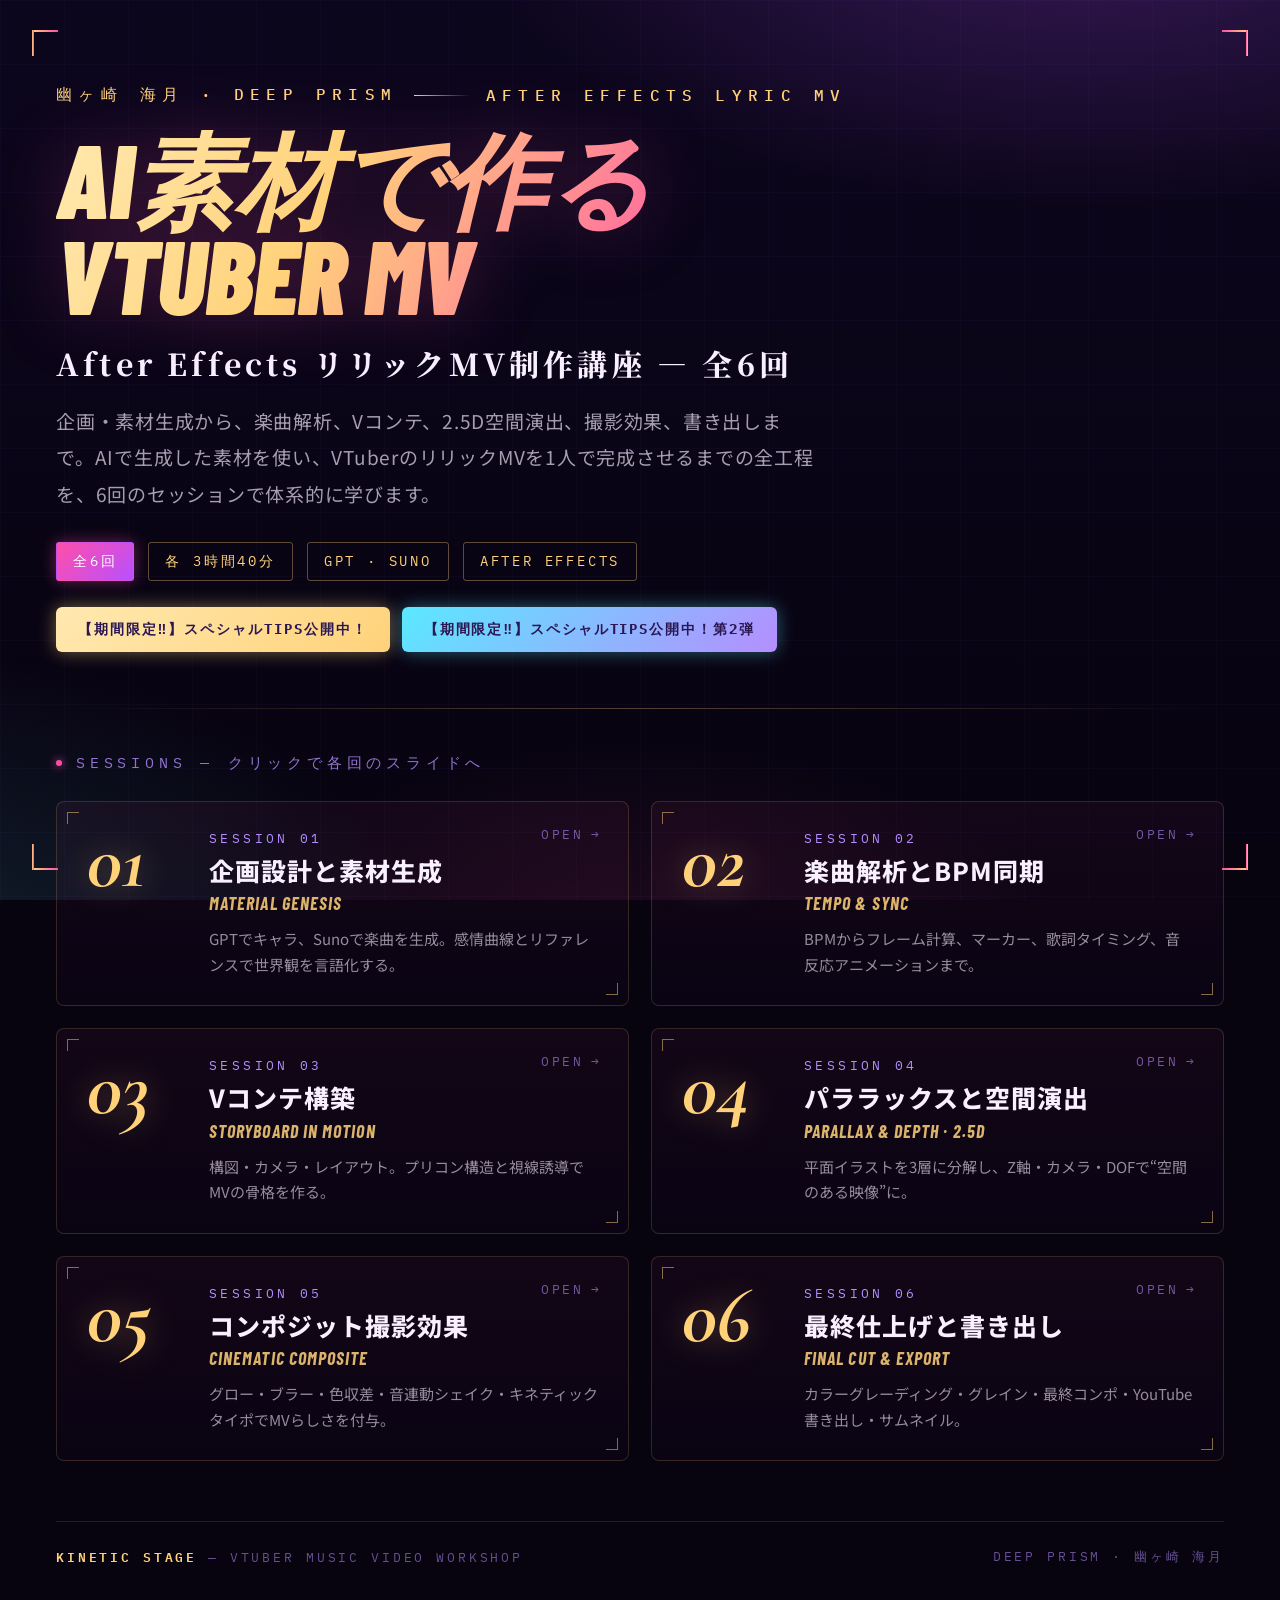
<file: slides.html>
<!DOCTYPE html>
<html lang="ja">
<head>
<meta charset="UTF-8">
<meta name="viewport" content="width=device-width, initial-scale=1.0">
<title>AI素材で作る VTuberリリックMV — 全6回 講座</title>
<link rel="preconnect" href="https://fonts.googleapis.com">
<link rel="preconnect" href="https://fonts.gstatic.com" crossorigin>
<link href="https://fonts.googleapis.com/css2?family=Barlow+Condensed:ital,wght@0,500;0,700;0,900;1,700;1,900&family=IBM+Plex+Mono:wght@400;500;600&family=Noto+Sans+JP:wght@400;500;700;800&family=Noto+Serif+JP:wght@400;600;800&family=Cormorant+Garamond:ital,wght@0,600;0,700;1,600;1,700&display=swap" rel="stylesheet">
<style>
:root{
  --rouge:#FF4FA8; --ice:#5AE9FF; --gold:#FFD27A; --lavender:#B58EFF; --magenta:#B850FF;
  --white:#F8EFFF; --mono:'IBM Plex Mono',monospace; --disp:'Barlow Condensed',sans-serif;
  --orn:'Cormorant Garamond',serif; --jp:'Noto Sans JP',sans-serif; --jp-serif:'Noto Serif JP',serif;
  --grad-spot:linear-gradient(118deg,#FFE9B0,#FFD27A 24%,#FF4FA8 60%,#B58EFF 100%);
  --grad-btn:linear-gradient(135deg,#FF4FA8,#B850FF);
}
*{margin:0;padding:0;box-sizing:border-box;}
html,body{background:#07030f;color:var(--white);font-family:var(--mono);-webkit-font-smoothing:antialiased;}
body{
  min-height:100vh;
  background:
    radial-gradient(ellipse 80% 55% at 85% -10%, rgba(184,80,255,0.26), transparent 60%),
    radial-gradient(ellipse 65% 55% at -8% 108%, rgba(90,233,255,0.13), transparent 65%),
    radial-gradient(ellipse 60% 50% at 50% 112%, rgba(255,79,168,0.12), transparent 60%),
    linear-gradient(180deg,#0c061d 0%,#07030f 100%);
  background-attachment:fixed;
}
.grid-tex{position:fixed;inset:0;z-index:0;pointer-events:none;
  background-image:linear-gradient(rgba(181,142,255,0.03) 1px,transparent 1px),linear-gradient(90deg,rgba(181,142,255,0.03) 1px,transparent 1px);
  background-size:64px 64px;}
.wrap{position:relative;z-index:2;max-width:1280px;margin:0 auto;padding:84px 56px 100px;}

/* corner ticks on page */
.pcorner{position:fixed;width:26px;height:26px;z-index:5;pointer-events:none;}
.pcorner::before,.pcorner::after{content:'';position:absolute;background:linear-gradient(90deg,var(--gold),var(--rouge));}
.pcorner::before{width:100%;height:2px;}.pcorner::after{width:2px;height:100%;}
.pcorner.tl{top:30px;left:32px;}.pcorner.tr{top:30px;right:32px;transform:scaleX(-1);}
.pcorner.bl{bottom:30px;left:32px;transform:scaleY(-1);}.pcorner.br{bottom:30px;right:32px;transform:scale(-1);}

/* header */
.eyebrow{font-family:var(--mono);font-size:16px;font-weight:500;letter-spacing:0.4em;color:var(--gold);
  text-transform:uppercase;display:flex;align-items:center;gap:16px;}
.eyebrow .bar{flex:0 0 56px;height:1px;background:linear-gradient(90deg,var(--gold),transparent);}
.htitle{font-family:var(--disp);font-weight:900;font-style:italic;font-size:104px;line-height:0.92;letter-spacing:-0.01em;
  text-transform:uppercase;margin-top:24px;color:transparent;background:var(--grad-spot);-webkit-background-clip:text;background-clip:text;
  filter:drop-shadow(0 0 34px rgba(255,79,168,0.26));}
.hsub{font-family:var(--jp-serif);font-weight:800;font-size:30px;letter-spacing:0.14em;color:var(--white);margin-top:20px;}
.hlead{font-family:var(--jp);font-size:19px;line-height:1.9;color:rgba(248,239,255,0.66);margin-top:18px;max-width:760px;letter-spacing:0.04em;}
.hmeta{display:flex;gap:14px;margin-top:30px;flex-wrap:wrap;}
.chip{font-family:var(--mono);font-size:14px;letter-spacing:0.2em;padding:9px 16px;border-radius:3px;
  border:1px solid rgba(255,210,122,0.35);color:var(--gold);text-transform:uppercase;}
.chip.on{background:var(--grad-btn);border-color:transparent;color:#fff;box-shadow:0 0 16px rgba(255,79,168,0.4);}

.divline{height:1px;margin:56px 0 44px;background:linear-gradient(90deg,transparent,rgba(255,210,122,0.3),transparent);}
.seclabel{font-family:var(--mono);font-size:15px;letter-spacing:0.32em;color:rgba(181,142,255,0.8);text-transform:uppercase;margin-bottom:28px;
  display:flex;align-items:center;gap:14px;}
.seclabel .dot{width:6px;height:6px;border-radius:50%;background:var(--rouge);box-shadow:0 0 8px var(--rouge);}

/* session grid */
.sgrid{display:grid;grid-template-columns:repeat(2,1fr);gap:22px;}
.scard{position:relative;display:flex;gap:26px;text-decoration:none;color:inherit;overflow:hidden;
  border:1px solid rgba(255,210,122,0.16);border-radius:8px;padding:28px 30px;
  background:linear-gradient(180deg,rgba(255,79,168,0.05),rgba(184,80,255,0.02));
  transition:border-color .25s,box-shadow .25s,transform .25s;}
.scard:hover{border-color:rgba(255,79,168,0.5);box-shadow:0 0 30px rgba(255,79,168,0.18);transform:translateY(-3px);}
.scard .num{font-family:var(--orn);font-style:italic;font-weight:700;font-size:78px;line-height:0.82;flex-shrink:0;width:96px;
  color:var(--gold);filter:drop-shadow(0 0 16px rgba(255,210,122,0.35));}
.scard:hover .num{color:transparent;background:var(--grad-spot);-webkit-background-clip:text;background-clip:text;}
.scard .body{flex:1;min-width:0;display:flex;flex-direction:column;}
.scard .ses{font-family:var(--mono);font-size:13px;letter-spacing:0.26em;color:var(--lavender);text-transform:uppercase;}
.scard .stitle{font-family:var(--jp);font-weight:800;font-size:25px;letter-spacing:0.04em;color:var(--white);margin-top:7px;line-height:1.3;}
.scard .sen{font-family:var(--disp);font-weight:700;font-style:italic;font-size:18px;letter-spacing:0.06em;color:var(--gold);text-transform:uppercase;margin-top:6px;opacity:0.85;}
.scard .sdesc{font-family:var(--jp);font-size:15px;line-height:1.7;color:rgba(248,239,255,0.58);margin-top:12px;}
.scard .go{position:absolute;top:24px;right:26px;font-family:var(--mono);font-size:13px;letter-spacing:0.2em;color:rgba(181,142,255,0.6);
  display:flex;align-items:center;gap:8px;}
.scard:hover .go{color:var(--ice);}
.scard .go::after{content:'\2192';}
.scard .tl-tick,.scard .br-tick{position:absolute;width:12px;height:12px;opacity:0.5;}
.scard .tl-tick{top:10px;left:10px;border-top:1.5px solid var(--gold);border-left:1.5px solid var(--gold);}
.scard .br-tick{bottom:10px;right:10px;border-bottom:1.5px solid var(--gold);border-right:1.5px solid var(--gold);}

/* footer */
.pfoot{margin-top:60px;display:flex;justify-content:space-between;align-items:center;
  border-top:1px solid rgba(255,210,122,0.13);padding-top:24px;
  font-family:var(--mono);font-size:13px;letter-spacing:0.22em;color:rgba(181,142,255,0.55);text-transform:uppercase;}
.pfoot b{color:var(--gold);font-weight:600;}

@media (max-width:900px){.sgrid{grid-template-columns:1fr;}.htitle{font-size:62px;}.wrap{padding:60px 28px 80px;}}
</style>
</head>
<body>
<div class="grid-tex"></div>
<div class="pcorner tl"></div><div class="pcorner tr"></div><div class="pcorner bl"></div><div class="pcorner br"></div>

<div class="wrap">
  <div class="eyebrow">幽ヶ崎 海月 · DEEP PRISM<span class="bar"></span>AFTER EFFECTS LYRIC MV</div>
  <h1 class="htitle">AI素材で作る<br>VTUBER MV</h1>
  <div class="hsub">After Effects リリックMV制作講座 — 全6回</div>
  <p class="hlead">企画・素材生成から、楽曲解析、Vコンテ、2.5D空間演出、撮影効果、書き出しまで。AIで生成した素材を使い、VTuberのリリックMVを1人で完成させるまでの全工程を、6回のセッションで体系的に学びます。</p>
  <div class="hmeta">
    <span class="chip on">全6回</span>
    <span class="chip">各 3時間40分</span>
    <span class="chip">GPT · SUNO</span>
    <span class="chip">AFTER EFFECTS</span>
  </div>

  <div style="display:flex; flex-wrap:wrap; gap:12px; margin-top:26px">
    <a href="special-tips/bulb-node-steps.html" style="display:inline-flex; align-items:center; gap:10px; font-family:var(--mono); font-size:14px; letter-spacing:0.14em; color:#2b1852; text-decoration:none; border-radius:6px; padding:13px 22px; background:linear-gradient(135deg,#FFE9B0,#FFD27A); font-weight:700; box-shadow:0 0 18px rgba(255,210,122,0.45)">【期間限定‼】スペシャルTIPS公開中！</a>
    <a href="special-tips-2/roll-light-node-steps.html" style="display:inline-flex; align-items:center; gap:10px; font-family:var(--mono); font-size:14px; letter-spacing:0.14em; color:#2b1852; text-decoration:none; border-radius:6px; padding:13px 22px; background:linear-gradient(135deg,#5AE9FF,#B58EFF); font-weight:700; box-shadow:0 0 18px rgba(90,233,255,0.4)">【期間限定‼】スペシャルTIPS公開中！第2弾</a>
  </div>

  <div class="divline"></div>
  <div class="seclabel"><span class="dot"></span>SESSIONS — クリックで各回のスライドへ</div>

  <div class="sgrid">
    <a class="scard" href="第1回 企画設計と素材生成.html">
      <span class="tl-tick"></span><span class="br-tick"></span>
      <div class="num">01</div>
      <div class="body">
        <div class="ses">Session 01</div>
        <div class="stitle">企画設計と素材生成</div>
        <div class="sen">Material Genesis</div>
        <div class="sdesc">GPTでキャラ、Sunoで楽曲を生成。感情曲線とリファレンスで世界観を言語化する。</div>
      </div>
      <span class="go">OPEN</span>
    </a>

    <a class="scard" href="第2回 楽曲解析とBPM同期.html">
      <span class="tl-tick"></span><span class="br-tick"></span>
      <div class="num">02</div>
      <div class="body">
        <div class="ses">Session 02</div>
        <div class="stitle">楽曲解析とBPM同期</div>
        <div class="sen">Tempo &amp; Sync</div>
        <div class="sdesc">BPMからフレーム計算、マーカー、歌詞タイミング、音反応アニメーションまで。</div>
      </div>
      <span class="go">OPEN</span>
    </a>

    <a class="scard" href="第3回 Vコンテ構築.html">
      <span class="tl-tick"></span><span class="br-tick"></span>
      <div class="num">03</div>
      <div class="body">
        <div class="ses">Session 03</div>
        <div class="stitle">Vコンテ構築</div>
        <div class="sen">Storyboard in Motion</div>
        <div class="sdesc">構図・カメラ・レイアウト。プリコン構造と視線誘導でMVの骨格を作る。</div>
      </div>
      <span class="go">OPEN</span>
    </a>

    <a class="scard" href="第4回 パララックスと空間演出.html">
      <span class="tl-tick"></span><span class="br-tick"></span>
      <div class="num">04</div>
      <div class="body">
        <div class="ses">Session 04</div>
        <div class="stitle">パララックスと空間演出</div>
        <div class="sen">Parallax &amp; Depth · 2.5D</div>
        <div class="sdesc">平面イラストを3層に分解し、Z軸・カメラ・DOFで“空間のある映像”に。</div>
      </div>
      <span class="go">OPEN</span>
    </a>

    <a class="scard" href="第5回 コンポジット撮影効果.html">
      <span class="tl-tick"></span><span class="br-tick"></span>
      <div class="num">05</div>
      <div class="body">
        <div class="ses">Session 05</div>
        <div class="stitle">コンポジット撮影効果</div>
        <div class="sen">Cinematic Composite</div>
        <div class="sdesc">グロー・ブラー・色収差・音連動シェイク・キネティックタイポでMVらしさを付与。</div>
      </div>
      <span class="go">OPEN</span>
    </a>

    <a class="scard" href="第6回 最終仕上げと書き出し.html">
      <span class="tl-tick"></span><span class="br-tick"></span>
      <div class="num">06</div>
      <div class="body">
        <div class="ses">Session 06</div>
        <div class="stitle">最終仕上げと書き出し</div>
        <div class="sen">Final Cut &amp; Export</div>
        <div class="sdesc">カラーグレーディング・グレイン・最終コンポ・YouTube書き出し・サムネイル。</div>
      </div>
      <span class="go">OPEN</span>
    </a>
  </div>

  <div class="pfoot">
    <div><b>KINETIC STAGE</b> — VTUBER MUSIC VIDEO WORKSHOP</div>
    <div>DEEP PRISM · 幽ヶ崎 海月</div>
  </div>
</div>
</body>
</html>
</file>
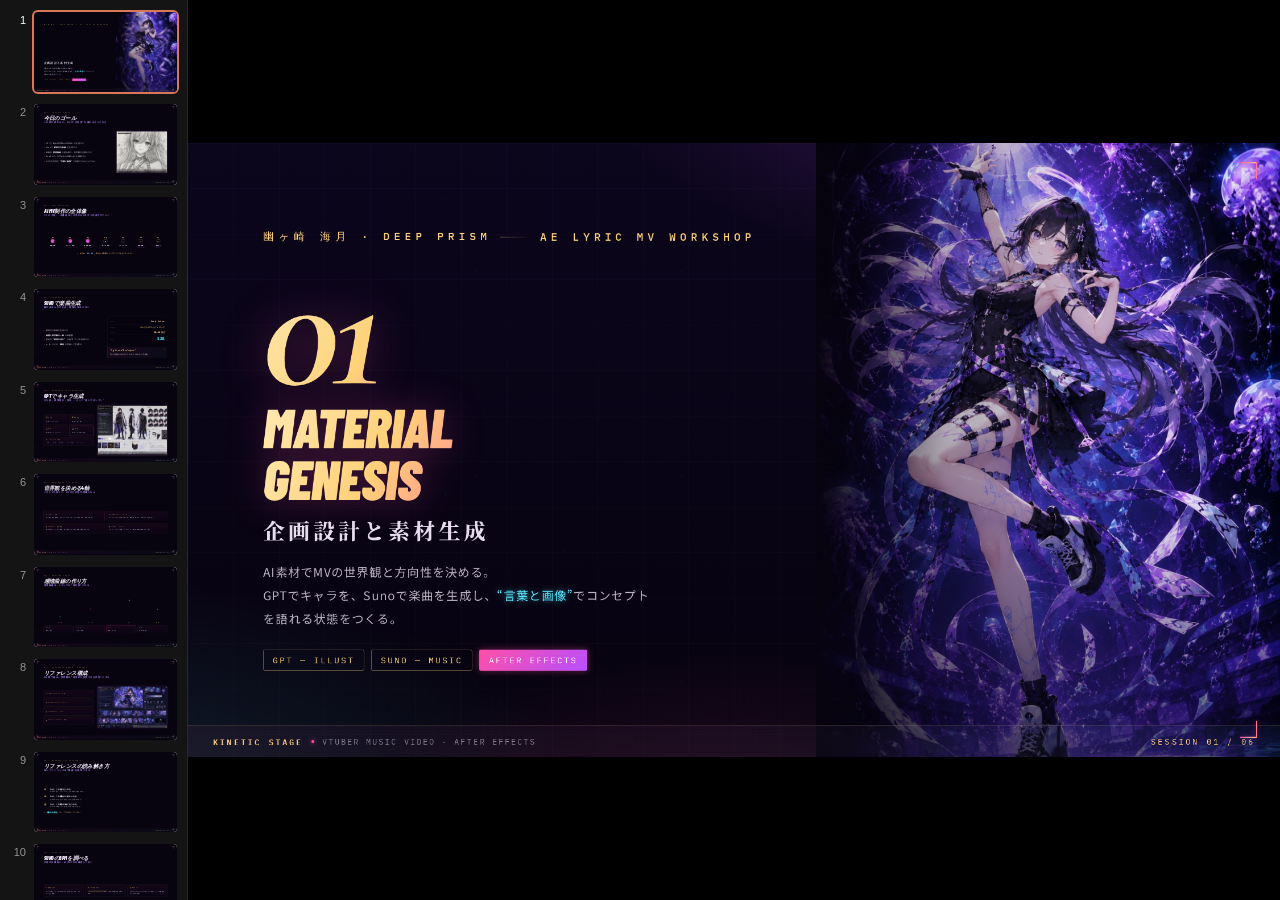
<file: 第1回 企画設計と素材生成.html>
<!DOCTYPE html>
<html lang="ja">
<head>
<meta charset="UTF-8">
<meta name="viewport" content="width=device-width, initial-scale=1.0">
<title>第1回 企画設計と素材生成 — Deep Prism MV Workshop</title>
<link rel="preconnect" href="https://fonts.googleapis.com">
<link rel="preconnect" href="https://fonts.gstatic.com" crossorigin>
<link href="https://fonts.googleapis.com/css2?family=Barlow+Condensed:ital,wght@0,500;0,700;0,900;1,700;1,900&family=IBM+Plex+Mono:wght@400;500;600&family=Noto+Sans+JP:wght@400;500;700;800&family=Noto+Serif+JP:wght@400;600;800&family=Cormorant+Garamond:ital,wght@0,600;0,700;1,600;1,700&display=swap" rel="stylesheet">
<link rel="stylesheet" href="deck.css">
<style>
  /* deck-1 local: cover */
  .cover-grid{position:absolute;inset:0;display:grid;grid-template-columns:1.15fr 0.85fr;z-index:2;}
  .cover-l{padding:118px 0 118px 132px;display:flex;flex-direction:column;justify-content:center;}
  .cover-r{position:relative;overflow:hidden;}
  .cover-r img{width:100%;height:100%;object-fit:cover;object-position:50% 28%;}
  .cover-r .vscrim{position:absolute;inset:0;background:linear-gradient(90deg,#07030f 0%,rgba(7,3,15,0.25) 28%,transparent 60%),linear-gradient(0deg,rgba(7,3,15,0.6),transparent 40%);}
  .cover-sess{font-family:var(--orn);font-style:italic;font-weight:700;font-size:300px;line-height:0.8;letter-spacing:-0.04em;
    color:transparent;background:var(--grad-spot);-webkit-background-clip:text;background-clip:text;filter:drop-shadow(0 0 40px rgba(255,79,168,0.3));}
  .logo-strip{height:118px;width:auto;border:1px solid rgba(255,210,122,0.3);border-radius:6px;box-shadow:0 0 30px rgba(184,80,255,0.25);}
</style>
</head>
<body>
<deck-stage width="1920" height="1080">

  <!-- 01 · COVER / 扉 -->
  <section class="slide" data-label="Cover">
    <div class="cover-grid">
      <div class="cover-l">
        <div class="eyebrow anim" style="margin-bottom:30px;">幽ヶ崎 海月 · DEEP PRISM<span class="bar"></span>AE LYRIC MV WORKSHOP</div>
        <div class="cover-sess anim d1">01</div>
        <h1 class="s-title grad anim d2" style="font-size:96px;margin-top:6px;">MATERIAL<br>GENESIS</h1>
        <div class="s-jp serif anim d3" style="font-size:38px;margin-top:18px;letter-spacing:0.16em;">企画設計と素材生成</div>
        <div class="lead anim d4" style="font-size:21px;margin-top:26px;max-width:680px;">AI素材でMVの世界観と方向性を決める。<br>GPTでキャラを、Sunoで楽曲を生成し、<span class="neon">“言葉と画像”</span>でコンセプトを語れる状態をつくる。</div>
        <div class="chips anim d5" style="margin-top:34px;">
          <span class="chip gold">GPT — ILLUST</span>
          <span class="chip gold">SUNO — MUSIC</span>
          <span class="chip on">AFTER EFFECTS</span>
        </div>
      </div>
      <div class="cover-r">
        <img src="assets/char_dance.jpg" alt="幽ヶ崎 海月">
        <div class="vscrim"></div>
        <div class="corner tr"></div><div class="corner br"></div>
      </div>
    </div>
    <footer class="chrome">
      <div class="cl"><b>KINETIC STAGE</b><span class="dot"></span>VTUBER MUSIC VIDEO · AFTER EFFECTS</div>
      <div class="cr">SESSION 01 / 06</div>
    </footer>
  </section>

  <!-- 02 · GOALS -->
  <section class="slide" data-label="Goals">
    <div class="ghost-num">1</div>
    <div class="corner tl"></div><div class="corner tr"></div><div class="corner bl"></div><div class="corner br"></div>
    <div class="pad">
      <div class="head anim">
        <div class="eyebrow"><span class="ix">01</span><span class="bar"></span>TODAY'S GOALS</div>
        <div class="row"><div><h2 class="s-title">今日のゴール</h2><div class="s-jp" style="margin-top:8px;color:rgba(181,142,255,0.8);">この回が終わると、MVの“方向性”を語れるようになる</div></div></div>
      </div>
      <div class="cols c2-wide-l" style="align-items:center;">
        <ul class="blist anim d2">
          <li>GPTで<b>キャラクターイラスト</b>を生成する</li>
          <li>Sunoで<b>歌詞付き楽曲</b>を生成する</li>
          <li>楽曲の<b>感情曲線</b>を読み取り、世界観を言語化する</li>
          <li>PureRefで<b>リファレンスボード</b>を構築する</li>
          <li>MVの方向性を<b class="hot">“言葉と画像”</b>で説明できるようになる</li>
        </ul>
        <div class="plate anim d3" style="height:560px;">
          <img src="assets/sketch.jpg" alt="キャラクターラフ">
          <span class="pc tl"></span><span class="pc tr"></span><span class="pc bl"></span><span class="pc br"></span>
          <div class="tag">CHARACTER — ROUGH</div>
          <div class="cap">幽ヶ崎 海月 / 鉛筆ラフ → AI素材化の起点</div>
        </div>
      </div>
    </div>
    <footer class="chrome">
      <div class="cl"><b>DEEP PRISM</b><span class="dot"></span>幽ヶ崎 海月 · AE LYRIC MV</div>
      <div class="cr">SESSION 01 — <span class="fc-cur"></span> / <span class="fc-tot"></span></div>
    </footer>
  </section>

  <!-- 03 · PIPELINE -->
  <section class="slide" data-label="Pipeline">
    <div class="ghost-num">1</div>
    <div class="corner tl"></div><div class="corner tr"></div><div class="corner bl"></div><div class="corner br"></div>
    <div class="pad">
      <div class="head anim">
        <div class="eyebrow"><span class="ix">02</span><span class="bar"></span>THE PIPELINE</div>
        <div class="row"><div><h2 class="s-title">AI MV制作の全体像</h2><div class="s-jp" style="margin-top:8px;color:rgba(181,142,255,0.8);">7つの工程 — 本講座はこの流れを1本ずつ完成させていく</div></div></div>
      </div>
      <div style="flex:1;display:flex;flex-direction:column;justify-content:center;gap:54px;">
        <div class="flow anim d2">
          <div class="fn on"><div class="fnum">01</div><div class="fdot">♪</div><div class="ft">楽曲生成</div><div class="fe">SUNO</div></div>
          <div class="fn on"><div class="fnum">02</div><div class="fdot">✦</div><div class="ft">キャラ・背景</div><div class="fe">GPT</div></div>
          <div class="fn on"><div class="fnum">03</div><div class="fdot">◴</div><div class="ft">世界観設計</div><div class="fe">COLOR · THEME</div></div>
          <div class="fn"><div class="fnum">04</div><div class="fdot">▣</div><div class="ft">Vコンテ制作</div><div class="fe">AE</div></div>
          <div class="fn"><div class="fnum">05</div><div class="fdot">⬚</div><div class="ft">パララックス</div><div class="fe">2.5D</div></div>
          <div class="fn"><div class="fnum">06</div><div class="fdot">❋</div><div class="ft">撮影効果</div><div class="fe">GLOW · SHAKE</div></div>
          <div class="fn"><div class="fnum">07</div><div class="fdot">▶</div><div class="ft">書き出し</div><div class="fe">EXPORT</div></div>
        </div>
        <div class="note anim d3" style="justify-content:center;">本日は <b>01 – 03</b>。素材と世界観という“すべての土台”をつくる。</div>
      </div>
    </div>
    <footer class="chrome">
      <div class="cl"><b>DEEP PRISM</b><span class="dot"></span>幽ヶ崎 海月 · AE LYRIC MV</div>
      <div class="cr">SESSION 01 — <span class="fc-cur"></span> / <span class="fc-tot"></span></div>
    </footer>
  </section>

  <!-- 04 · SUNO -->
  <section class="slide" data-label="Suno">
    <div class="ghost-num">1</div>
    <div class="corner tl"></div><div class="corner tr"></div><div class="corner bl"></div><div class="corner br"></div>
    <div class="pad">
      <div class="head anim">
        <div class="eyebrow"><span class="ix">03</span><span class="bar"></span>GENERATE THE SONG</div>
        <div class="row"><div><h2 class="s-title">Sunoで楽曲生成</h2><div class="s-jp" style="margin-top:8px;color:rgba(181,142,255,0.8);">曲が決まらなければ、映像も決まらない</div></div></div>
      </div>
      <div class="cols c2" style="align-items:center;">
        <div class="stack anim d2">
          <ul class="blist">
            <li>歌詞付き楽曲を生成する</li>
            <li><b>曲調と世界観の一致</b>が最重要</li>
            <li>歌詞の<b class="hot">“感情の流れ”</b>は後でVコンテに反映する</li>
            <li>A・B・サビの<b>構造</b>を意識して生成する</li>
          </ul>
        </div>
        <div class="stack anim d3">
          <div class="readout">
            <div class="rr"><span class="rk">Title</span><span class="rv">Deep Prism</span></div>
            <div class="rr"><span class="rk">Genre</span><span class="rv" style="font-size:24px;">エレクトロニック × ロック</span></div>
            <div class="rr"><span class="rk">Vocal</span><span class="rv" style="font-size:24px;">幽ヶ崎 海月</span></div>
            <div class="rr"><span class="rk">BPM</span><span class="rv big live">128</span></div>
          </div>
          <div class="quote">
            <div class="qe">“Light, and the deep sea.”</div>
            <div class="qj">光と深海のはざまで、わたしはわたしを選ぶ。</div>
          </div>
        </div>
      </div>
    </div>
    <footer class="chrome">
      <div class="cl"><b>DEEP PRISM</b><span class="dot"></span>幽ヶ崎 海月 · AE LYRIC MV</div>
      <div class="cr">SESSION 01 — <span class="fc-cur"></span> / <span class="fc-tot"></span></div>
    </footer>
  </section>

  <!-- 05 · GPT CHARACTER -->
  <section class="slide" data-label="GPT Character">
    <div class="ghost-num">1</div>
    <div class="corner tl"></div><div class="corner tr"></div><div class="corner bl"></div><div class="corner br"></div>
    <div class="pad">
      <div class="head anim">
        <div class="eyebrow"><span class="ix">04</span><span class="bar"></span>GENERATE THE CHARACTER</div>
        <div class="row"><div><h2 class="s-title">GPTでキャラ生成</h2><div class="s-jp" style="margin-top:8px;color:rgba(181,142,255,0.8);">立ち絵・表情差分・背景 — そして“良いプロンプト”</div></div></div>
      </div>
      <div class="cols c2-wide-r" style="align-items:stretch;">
        <div class="stack anim d2" style="gap:20px;">
          <div class="grid2" style="gap:18px;">
            <div class="card"><div class="k"><span class="n">A</span>立ち絵</div><div class="d">全身／バストアップ</div></div>
            <div class="card"><div class="k"><span class="n">B</span>表情差分</div><div class="d">喜・悲・強・無</div></div>
            <div class="card"><div class="k"><span class="n">C</span>背景</div><div class="d">抽象／街／ファンタジー</div></div>
            <div class="card hl"><div class="k"><span class="n">D</span>一貫性</div><div class="d">同一キャラを保つ指示</div></div>
          </div>
          <div class="card" style="padding:22px 26px;">
            <div class="k">良いプロンプトの5条件</div>
            <div class="chips" style="margin-top:6px;">
              <span class="chip">性格</span><span class="chip">色調</span><span class="chip">世界観</span><span class="chip">カメラ距離</span><span class="chip">ライティング</span>
            </div>
          </div>
        </div>
        <div class="plate anim d3" style="height:100%;min-height:520px;">
          <img src="assets/settei.jpg" alt="キャラクター設定図">
          <span class="pc tl"></span><span class="pc tr"></span><span class="pc bl"></span><span class="pc br"></span>
          <div class="tag">CHARACTER SHEET</div>
          <div class="cap">三面図・表情差分・カラーパレットまで1枚に — 設定図の作例</div>
        </div>
      </div>
    </div>
    <footer class="chrome">
      <div class="cl"><b>DEEP PRISM</b><span class="dot"></span>幽ヶ崎 海月 · AE LYRIC MV</div>
      <div class="cr">SESSION 01 — <span class="fc-cur"></span> / <span class="fc-tot"></span></div>
    </footer>
  </section>

  <!-- 06 · 4 AXES -->
  <section class="slide" data-label="4 Axes">
    <div class="ghost-num">1</div>
    <div class="corner tl"></div><div class="corner tr"></div><div class="corner bl"></div><div class="corner br"></div>
    <div class="pad">
      <div class="head anim">
        <div class="eyebrow"><span class="ix">05</span><span class="bar"></span>WORLDVIEW · 4 AXES</div>
        <div class="row"><div><h2 class="s-title">世界観を決める4軸</h2><div class="s-jp" style="margin-top:8px;color:rgba(181,142,255,0.8);">この4つが揃うと、MVの方向性が明確になる</div></div></div>
      </div>
      <div class="grid4 anim d2" style="flex:1;align-content:center;gap:30px;">
        <div class="card hl"><div class="k"><span class="n">1</span>COLOR — 色調</div><div class="d">深い紫と青を基調に、光のプリズムとネオン。水の揺らめき・宝石の反射。</div></div>
        <div class="card"><div class="k"><span class="n">2</span>CHARACTER — キャラ性</div><div class="d">ミステリアスで芯のある歌い手。観測者（あなた）に語りかける存在。</div></div>
        <div class="card"><div class="k"><span class="n">3</span>EMOTION — 感情曲線</div><div class="d">静かな語り → 上昇 → 解放。曲の起伏がそのまま映像の設計図になる。</div></div>
        <div class="card"><div class="k"><span class="n">4</span>SYMBOL — モチーフ</div><div class="d">クラゲ・プリズム結晶・オルゴール・鍵。世界観を象徴する小物。</div></div>
      </div>
    </div>
    <footer class="chrome">
      <div class="cl"><b>DEEP PRISM</b><span class="dot"></span>幽ヶ崎 海月 · AE LYRIC MV</div>
      <div class="cr">SESSION 01 — <span class="fc-cur"></span> / <span class="fc-tot"></span></div>
    </footer>
  </section>

  <!-- 07 · EMOTION CURVE -->
  <section class="slide" data-label="Emotion Curve">
    <div class="ghost-num">1</div>
    <div class="corner tl"></div><div class="corner tr"></div><div class="corner bl"></div><div class="corner br"></div>
    <div class="pad">
      <div class="head anim">
        <div class="eyebrow"><span class="ix">06</span><span class="bar"></span>EMOTION CURVE</div>
        <div class="row"><div><h2 class="s-title">感情曲線の作り方</h2><div class="s-jp" style="margin-top:8px;color:rgba(181,142,255,0.8);">感情曲線は、Vコンテの“設計図”になる</div></div></div>
      </div>
      <div style="flex:1;position:relative;display:flex;flex-direction:column;justify-content:center;">
        <svg class="anim d2" viewBox="0 0 1640 360" style="width:100%;height:360px;overflow:visible;">
          <defs>
            <linearGradient id="ecg" x1="0" y1="0" x2="1" y2="0">
              <stop offset="0" stop-color="#5AE9FF"/><stop offset="0.5" stop-color="#FF4FA8"/><stop offset="1" stop-color="#B58EFF"/>
            </linearGradient>
          </defs>
          <line x1="0" y1="300" x2="1640" y2="300" stroke="rgba(181,142,255,0.18)" stroke-width="1"/>
          <path d="M0,270 C200,260 280,250 420,230 C560,210 600,140 820,120 C1000,104 1040,40 1240,40 C1420,40 1480,150 1640,180"
                fill="none" stroke="url(#ecg)" stroke-width="4" style="filter:drop-shadow(0 0 12px rgba(255,79,168,0.5));"/>
          <g font-family="IBM Plex Mono" font-size="15" letter-spacing="2" fill="#FFD27A">
            <circle cx="210" cy="262" r="6" fill="#5AE9FF"/><text x="210" y="345" text-anchor="middle">A メロ</text>
            <circle cx="620" cy="158" r="6" fill="#FF4FA8"/><text x="620" y="345" text-anchor="middle">B メロ</text>
            <circle cx="1140" cy="40" r="7" fill="#FF4FA8"/><text x="1140" y="345" text-anchor="middle">サビ</text>
            <circle cx="1520" cy="160" r="6" fill="#B58EFF"/><text x="1520" y="345" text-anchor="middle">間奏</text>
          </g>
        </svg>
        <div class="grid4 anim d3" style="grid-template-columns:repeat(4,1fr);gap:22px;margin-top:18px;">
          <div class="card" style="padding:18px 22px;"><div class="k"><span class="neon">A メロ</span></div><div class="d">静か・語り</div></div>
          <div class="card" style="padding:18px 22px;"><div class="k"><span class="hot">B メロ</span></div><div class="d">上昇・期待</div></div>
          <div class="card hl" style="padding:18px 22px;"><div class="k"><span class="hot">サビ</span></div><div class="d">解放・広がり</div></div>
          <div class="card" style="padding:18px 22px;"><div class="k"><span class="lav">間奏</span></div><div class="d">余韻・転換</div></div>
        </div>
      </div>
    </div>
    <footer class="chrome">
      <div class="cl"><b>DEEP PRISM</b><span class="dot"></span>幽ヶ崎 海月 · AE LYRIC MV</div>
      <div class="cr">SESSION 01 — <span class="fc-cur"></span> / <span class="fc-tot"></span></div>
    </footer>
  </section>

  <!-- 08 · REFERENCE BOARD -->
  <section class="slide" data-label="Reference Board">
    <div class="ghost-num">1</div>
    <div class="corner tl"></div><div class="corner tr"></div><div class="corner bl"></div><div class="corner br"></div>
    <div class="pad">
      <div class="head anim">
        <div class="eyebrow"><span class="ix">07</span><span class="bar"></span>REFERENCE BOARD · PUREREF</div>
        <div class="row"><div><h2 class="s-title">リファレンス構成</h2><div class="s-jp" style="margin-top:8px;color:rgba(181,142,255,0.8);">4分類で組み、世界観を“視覚的に説明できる状態”にする</div></div></div>
      </div>
      <div class="cols c2-wide-r" style="align-items:center;">
        <div class="stack anim d2" style="gap:18px;">
          <div class="card"><div class="k"><span class="n">1</span>COLOR PALETTE — 色調</div></div>
          <div class="card"><div class="k"><span class="n">2</span>MOTION STYLE — モーション</div></div>
          <div class="card"><div class="k"><span class="n">3</span>TYPOGRAPHY — タイポ</div></div>
          <div class="card"><div class="k"><span class="n">4</span>SPACE / LAYOUT — 空間</div></div>
        </div>
        <div class="plate anim d3" style="height:560px;">
          <img src="assets/board.jpg" alt="MVイメージボード" style="object-position:50% 30%;">
          <span class="pc tl"></span><span class="pc tr"></span><span class="pc bl"></span><span class="pc br"></span>
          <div class="tag">IMAGE BOARD — DEEP PRISM</div>
          <div class="cap">楽曲情報・コンセプト・配色・モチーフ・ショットリストを1枚に集約</div>
        </div>
      </div>
    </div>
    <footer class="chrome">
      <div class="cl"><b>DEEP PRISM</b><span class="dot"></span>幽ヶ崎 海月 · AE LYRIC MV</div>
      <div class="cr">SESSION 01 — <span class="fc-cur"></span> / <span class="fc-tot"></span></div>
    </footer>
  </section>

  <!-- 09 · READING REFS -->
  <section class="slide" data-label="Reading Refs">
    <div class="ghost-num">1</div>
    <div class="corner tl"></div><div class="corner tr"></div><div class="corner bl"></div><div class="corner br"></div>
    <div class="pad">
      <div class="head anim">
        <div class="eyebrow"><span class="ix">08</span><span class="bar"></span>READING THE REFERENCE</div>
        <div class="row"><div><h2 class="s-title">リファレンスの読み解き方</h2><div class="s-jp" style="margin-top:8px;color:rgba(181,142,255,0.8);">良いリファレンスは“理由”を説明できる</div></div></div>
      </div>
      <div style="flex:1;display:flex;flex-direction:column;justify-content:center;gap:40px;">
        <div class="steps anim d2" style="gap:26px;">
          <div class="st"><div class="sn">01</div><div class="sb"><div class="stt">なぜ、この色が合うのか</div><div class="sd">深海の沈黙と、プリズムの光。色は感情の温度を決める。</div></div></div>
          <div class="st"><div class="sn">02</div><div class="sb"><div class="stt">なぜ、この構図が心地よいのか</div><div class="sd">視線の流れと余白。気持ちよさには必ず理由がある。</div></div></div>
          <div class="st"><div class="sn">03</div><div class="sb"><div class="stt">なぜ、この動きが曲に合うのか</div><div class="sd">BPMと感情曲線への一致。動きは音の翻訳である。</div></div></div>
        </div>
        <div class="note anim d3"><b>理由の言語化</b>こそ、プロのワークフロー。</div>
      </div>
    </div>
    <footer class="chrome">
      <div class="cl"><b>DEEP PRISM</b><span class="dot"></span>幽ヶ崎 海月 · AE LYRIC MV</div>
      <div class="cr">SESSION 01 — <span class="fc-cur"></span> / <span class="fc-tot"></span></div>
    </footer>
  </section>

  <!-- 10 · FIND BPM -->
  <section class="slide" data-label="Find BPM">
    <div class="ghost-num">1</div>
    <div class="corner tl"></div><div class="corner tr"></div><div class="corner bl"></div><div class="corner br"></div>
    <div class="pad">
      <div class="head anim">
        <div class="eyebrow"><span class="ix">09</span><span class="bar"></span>FIND THE BPM</div>
        <div class="row"><div><h2 class="s-title">SunoのBPMを調べる</h2><div class="s-jp" style="margin-top:8px;color:rgba(181,142,255,0.8);">次回の作業前に、必ずBPMを確認しておく</div></div></div>
      </div>
      <div class="grid3 anim d2" style="flex:1;align-content:center;gap:30px;">
        <div class="card"><div class="k"><span class="n">1</span>曲情報を見る</div><div class="d">Sunoの曲ページにBPMが表示される場合がある。まずはここを確認。</div></div>
        <div class="card"><div class="k"><span class="n">2</span>AEで波形を読む</div><div class="d"><span class="code">オーディオをキーフレームに変換</span> → 波形の拍間隔を目視で測る。</div></div>
        <div class="card"><div class="k"><span class="n">3</span>解析ツール</div><div class="d">BPM Analyzer / Soundiiz などの無料ツールで自動解析する方法も有効。</div></div>
      </div>
      <div class="note anim d3" style="margin-top:6px;">数えた値は <b class="neon">必ずメモ</b> — SESSION 02 の音同期がここから始まる。</div>
    </div>
    <footer class="chrome">
      <div class="cl"><b>DEEP PRISM</b><span class="dot"></span>幽ヶ崎 海月 · AE LYRIC MV</div>
      <div class="cr">SESSION 01 — <span class="fc-cur"></span> / <span class="fc-tot"></span></div>
    </footer>
  </section>

  <!-- 11 · WORKSHOP -->
  <section class="slide" data-label="Workshop">
    <div class="ghost-num">1</div>
    <div class="corner tl"></div><div class="corner tr"></div><div class="corner bl"></div><div class="corner br"></div>
    <div class="pad">
      <div class="head anim">
        <div class="eyebrow"><span class="ix">10</span><span class="bar"></span>WORKSHOP · 20 MIN</div>
        <div class="row"><div><h2 class="s-title">ワーク：リファレンス構築</h2><div class="s-jp" style="margin-top:8px;color:rgba(181,142,255,0.8);">20分で“方向性を1行で”まとめる</div></div></div>
      </div>
      <div class="cols c2" style="align-items:center;">
        <div class="checks empty anim d2">
          <div class="ci"><span class="cd"></span><span>GPTでキャラを<b>1枚</b>生成する</span></div>
          <div class="ci"><span class="cd"></span><span>Sunoで楽曲を<b>1つ</b>生成する</span></div>
          <div class="ci"><span class="cd"></span><span>PureRefで<b>4分類ボード</b>を作る</span></div>
          <div class="ci"><span class="cd"></span><span>世界観の方向性を<b class="hot">1行</b>でまとめる</span></div>
        </div>
        <div class="quote anim d3">
          <div class="qe">“State it in one line.”</div>
          <div class="qj">夜のネオン × 切ない恋 × 疾走感のあるサビ</div>
          <div style="font-family:var(--jp);font-size:17px;color:rgba(181,142,255,0.7);margin-top:14px;letter-spacing:0.06em;">— たった1行で世界観が伝われば、設計は成功している。</div>
        </div>
      </div>
    </div>
    <footer class="chrome">
      <div class="cl"><b>DEEP PRISM</b><span class="dot"></span>幽ヶ崎 海月 · AE LYRIC MV</div>
      <div class="cr">SESSION 01 — <span class="fc-cur"></span> / <span class="fc-tot"></span></div>
    </footer>
  </section>

  <!-- 12 · HOMEWORK / NEXT -->
  <section class="slide" data-label="Homework">
    <div class="divwrap">
      <div class="di"><img src="assets/profile_prism.jpg" alt="" style="object-position:60% 40%;"></div>
      <div class="scrim"></div>
    </div>
    <div class="corner tl"></div><div class="corner tr"></div><div class="corner bl"></div><div class="corner br"></div>
    <div class="pad" style="justify-content:center;">
      <div class="eyebrow anim" style="margin-bottom:22px;"><span class="ix">11</span><span class="bar"></span>HOMEWORK → NEXT</div>
      <h2 class="s-title grad anim d1" style="font-size:80px;margin-bottom:34px;">宿題</h2>
      <div class="checks empty anim d2" style="max-width:760px;">
        <div class="ci"><span class="cd"></span><span>PureRefボード <span class="code">PNG</span></span></div>
        <div class="ci"><span class="cd"></span><span>MVコンセプトシート <span class="code">PDF</span></span></div>
        <div class="ci"><span class="cd"></span><span>GPT生成キャラ <span class="lav">1〜3枚</span></span></div>
        <div class="ci"><span class="cd"></span><span>Suno楽曲 1曲 ＋ <b class="neon">BPMをメモ</b></span></div>
      </div>
      <div class="note anim d3" style="margin-top:42px;font-size:26px;">NEXT — SESSION 02 <b>BPM解析とタイミング設計（音同期）</b></div>
      <a href="slides.html" class="anim d4" style="margin-top:40px;display:inline-flex;align-items:center;gap:12px;width:fit-content;font-family:var(--mono);font-size:20px;font-weight:600;letter-spacing:0.16em;text-decoration:none;color:#150927;background:var(--grad-spot);padding:16px 36px;border-radius:9px;box-shadow:0 0 26px rgba(255,79,168,0.4);">◂ スライド一覧へ戻る</a>
    </div>
    <footer class="chrome">
      <div class="cl"><b>DEEP PRISM</b><span class="dot"></span>幽ヶ崎 海月 · AE LYRIC MV</div>
      <div class="cr">SESSION 01 — <span class="fc-cur"></span> / <span class="fc-tot"></span></div>
    </footer>
  </section>

</deck-stage>
<script src="deck-stage.js"></script>
<script src="deck-init.js"></script>
</body>
</html>
</file>
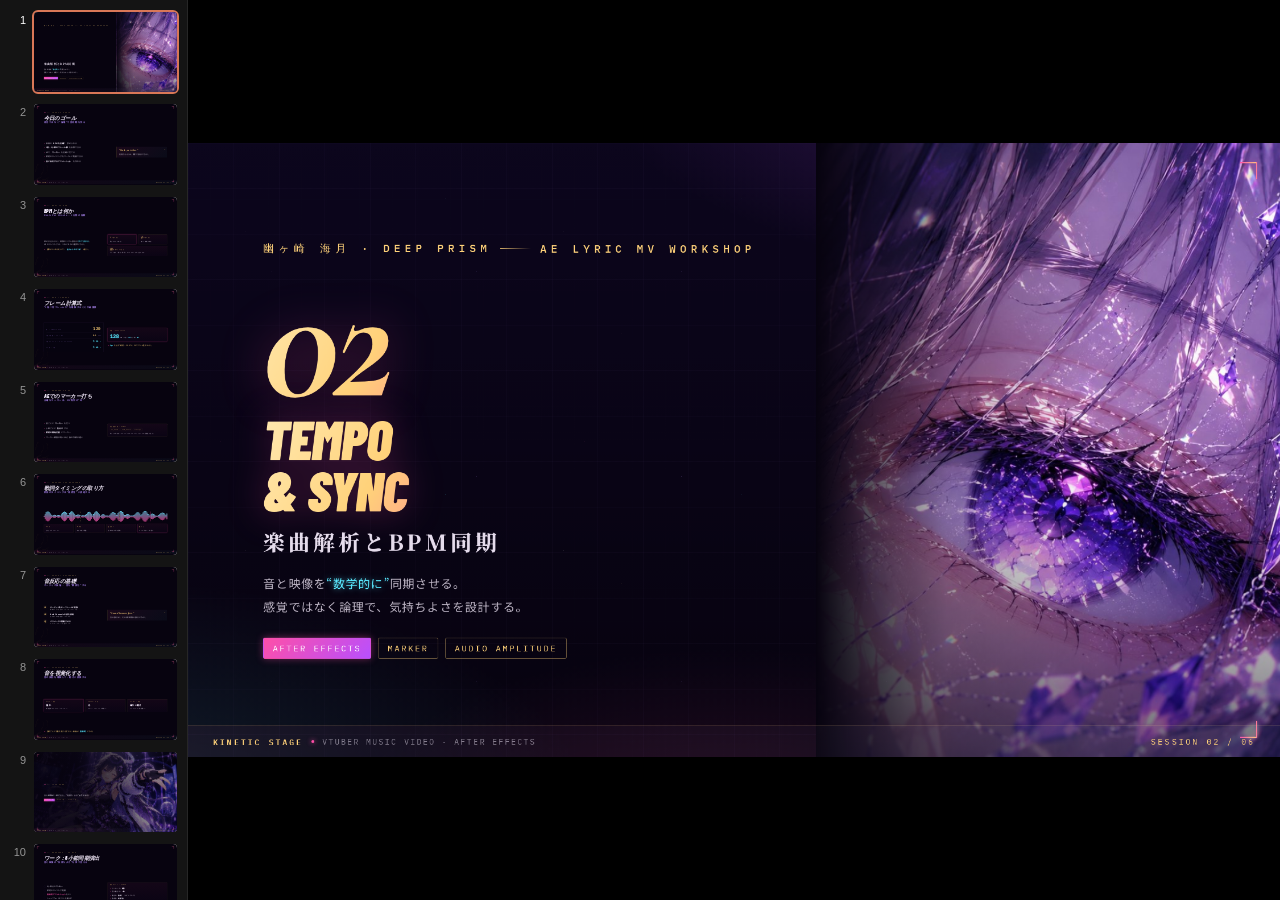
<file: 第2回 楽曲解析とBPM同期.html>
<!DOCTYPE html>
<html lang="ja">
<head>
<meta charset="UTF-8">
<meta name="viewport" content="width=device-width, initial-scale=1.0">
<title>第2回 楽曲解析とBPM同期 — Deep Prism MV Workshop</title>
<link rel="preconnect" href="https://fonts.googleapis.com">
<link rel="preconnect" href="https://fonts.gstatic.com" crossorigin>
<link href="https://fonts.googleapis.com/css2?family=Barlow+Condensed:ital,wght@0,500;0,700;0,900;1,700;1,900&family=IBM+Plex+Mono:wght@400;500;600&family=Noto+Sans+JP:wght@400;500;700;800&family=Noto+Serif+JP:wght@400;600;800&family=Cormorant+Garamond:ital,wght@0,600;0,700;1,600;1,700&display=swap" rel="stylesheet">
<link rel="stylesheet" href="deck.css">
<style>
  .cover-grid{position:absolute;inset:0;display:grid;grid-template-columns:1.15fr 0.85fr;z-index:2;}
  .cover-l{padding:118px 0 118px 132px;display:flex;flex-direction:column;justify-content:center;}
  .cover-r{position:relative;overflow:hidden;}
  .cover-r img{width:100%;height:100%;object-fit:cover;object-position:50% 38%;}
  .cover-r .vscrim{position:absolute;inset:0;background:linear-gradient(90deg,#07030f 0%,rgba(7,3,15,0.25) 28%,transparent 60%),linear-gradient(0deg,rgba(7,3,15,0.6),transparent 40%);}
  .cover-sess{font-family:var(--orn);font-style:italic;font-weight:700;font-size:300px;line-height:0.8;letter-spacing:-0.04em;
    color:transparent;background:var(--grad-spot);-webkit-background-clip:text;background-clip:text;filter:drop-shadow(0 0 40px rgba(255,79,168,0.3));}
  /* beat ticks decorative */
  .beats{display:flex;gap:8px;align-items:flex-end;height:44px;margin-top:6px;}
  .beats span{width:8px;background:linear-gradient(180deg,var(--ice),var(--rouge));border-radius:2px;box-shadow:0 0 8px rgba(90,233,255,0.5);}
  .wave{display:flex;align-items:center;gap:5px;height:130px;width:100%;}
  .wave i{flex:1;border-radius:3px;background:linear-gradient(180deg,var(--ice),var(--rouge));box-shadow:0 0 8px rgba(255,79,168,0.35);}
  .wave .mk{flex:0 0 2px;height:130px;background:repeating-linear-gradient(180deg,var(--gold) 0 5px,transparent 5px 10px);box-shadow:0 0 8px rgba(255,210,122,0.6);}
  .wave .mk.hot{background:var(--rouge);box-shadow:0 0 10px rgba(255,79,168,0.7);}
</style>
</head>
<body>
<deck-stage width="1920" height="1080">

  <!-- 01 · COVER -->
  <section class="slide" data-label="Cover">
    <div class="cover-grid">
      <div class="cover-l">
        <div class="eyebrow anim" style="margin-bottom:30px;">幽ヶ崎 海月 · DEEP PRISM<span class="bar"></span>AE LYRIC MV WORKSHOP</div>
        <div class="cover-sess anim d1">02</div>
        <h1 class="s-title grad anim d2" style="font-size:96px;margin-top:6px;">TEMPO<br>&amp; SYNC</h1>
        <div class="s-jp serif anim d3" style="font-size:38px;margin-top:18px;letter-spacing:0.16em;">楽曲解析とBPM同期</div>
        <div class="lead anim d4" style="font-size:21px;margin-top:26px;max-width:680px;">音と映像を<span class="neon">“数学的に”</span>同期させる。<br>感覚ではなく論理で、気持ちよさを設計する。</div>
        <div class="chips anim d5" style="margin-top:34px;">
          <span class="chip on">AFTER EFFECTS</span>
          <span class="chip gold">MARKER</span>
          <span class="chip gold">AUDIO AMPLITUDE</span>
        </div>
      </div>
      <div class="cover-r">
        <img src="assets/eyes_crystal.jpg" alt="Deep Prism">
        <div class="vscrim"></div>
        <div class="corner tr"></div><div class="corner br"></div>
      </div>
    </div>
    <footer class="chrome">
      <div class="cl"><b>KINETIC STAGE</b><span class="dot"></span>VTUBER MUSIC VIDEO · AFTER EFFECTS</div>
      <div class="cr">SESSION 02 / 06</div>
    </footer>
  </section>

  <!-- 02 · GOALS -->
  <section class="slide" data-label="Goals">
    <div class="ghost-num">2</div>
    <div class="corner tl"></div><div class="corner tr"></div><div class="corner bl"></div><div class="corner br"></div>
    <div class="pad">
      <div class="head anim">
        <div class="eyebrow"><span class="ix">01</span><span class="bar"></span>TODAY'S GOALS</div>
        <div class="row"><div><h2 class="s-title">今日のゴール</h2><div class="s-jp" style="margin-top:8px;color:rgba(181,142,255,0.8);">感覚ではなく“論理”で音同期を作る</div></div></div>
      </div>
      <div class="cols c2-wide-l" style="align-items:center;">
        <ul class="blist anim d2">
          <li>楽曲の<b>BPMを正確に</b>求められる</li>
          <li><b>1拍・1小節のフレーム数</b>を計算できる</li>
          <li>AEで<b>マーカー</b>を正確に打てる</li>
          <li>歌詞のタイミングをマーカーに配置できる</li>
          <li><b class="hot">音に反応するアニメーション</b>を作れる</li>
        </ul>
        <div class="quote anim d3">
          <div class="qe">“Math, not vibes.”</div>
          <div class="qj">気持ちよさは、数字で設計できる。</div>
        </div>
      </div>
    </div>
    <footer class="chrome">
      <div class="cl"><b>DEEP PRISM</b><span class="dot"></span>幽ヶ崎 海月 · AE LYRIC MV</div>
      <div class="cr">SESSION 02 — <span class="fc-cur"></span> / <span class="fc-tot"></span></div>
    </footer>
  </section>

  <!-- 03 · WHAT IS BPM -->
  <section class="slide" data-label="What is BPM">
    <div class="ghost-num">2</div>
    <div class="corner tl"></div><div class="corner tr"></div><div class="corner bl"></div><div class="corner br"></div>
    <div class="pad">
      <div class="head anim">
        <div class="eyebrow"><span class="ix">02</span><span class="bar"></span>WHAT IS BPM</div>
        <div class="row"><div><h2 class="s-title">BPMとは何か</h2><div class="s-jp" style="margin-top:8px;color:rgba(181,142,255,0.8);">Beats Per Minute — 1分間の拍数</div></div></div>
      </div>
      <div class="cols c2" style="align-items:center;">
        <div class="stack anim d2">
          <div class="lead">BPMが分かると、映像のリズム設計が<span class="neon">すべて決まる</span>。<br>MVのタイミングは、つねにBPMが基準になる。</div>
          <div class="note">基準が1つあるだけで、<b>全カットのテンポ</b>が揃う。</div>
        </div>
        <div class="grid2 anim d3" style="gap:22px;">
          <div class="card hl"><div class="k"><span class="n">♪</span>1拍の長さ</div><div class="d">最小のリズム単位</div></div>
          <div class="card"><div class="k"><span class="n">𝄞</span>1小節の長さ</div><div class="d">4拍 ＝ 構成の単位</div></div>
          <div class="card" style="grid-column:1/-1;"><div class="k"><span class="n">▤</span>映像のリズム設計</div><div class="d">カット割り・動き・歌詞、すべてのテンポの土台になる</div></div>
        </div>
      </div>
    </div>
    <footer class="chrome">
      <div class="cl"><b>DEEP PRISM</b><span class="dot"></span>幽ヶ崎 海月 · AE LYRIC MV</div>
      <div class="cr">SESSION 02 — <span class="fc-cur"></span> / <span class="fc-tot"></span></div>
    </footer>
  </section>

  <!-- 04 · FORMULA -->
  <section class="slide" data-label="BPM Formula">
    <div class="ghost-num">2</div>
    <div class="corner tl"></div><div class="corner tr"></div><div class="corner bl"></div><div class="corner br"></div>
    <div class="pad">
      <div class="head anim">
        <div class="eyebrow"><span class="ix">03</span><span class="bar"></span>BPM → FRAMES</div>
        <div class="row"><div><h2 class="s-title">フレーム計算式</h2><div class="s-jp" style="margin-top:8px;color:rgba(181,142,255,0.8);">“1拍＝何フレームか”を理解することが最重要</div></div></div>
      </div>
      <div class="cols c2" style="align-items:center;">
        <div class="readout anim d2">
          <div class="rr"><span class="rk">例 / Example BPM</span><span class="rv big">120</span></div>
          <div class="rr"><span class="rk">1拍の秒数 — 60 ÷ 120</span><span class="rv">0.5 <span style="font-size:18px;color:var(--lavender);">sec</span></span></div>
          <div class="rr"><span class="rk">1拍のフレーム — 0.5 × 29.97fps</span><span class="rv live">≒ 15 <span style="font-size:18px;">f</span></span></div>
          <div class="rr"><span class="rk">1小節 — 4拍</span><span class="rv live">≒ 60 <span style="font-size:18px;">f</span></span></div>
        </div>
        <div class="stack anim d3" style="gap:24px;">
          <div class="card hl">
            <div class="k">本曲 — Deep Prism</div>
            <div style="display:flex;align-items:baseline;gap:18px;margin-top:6px;">
              <span class="neon" style="font-family:var(--mono);font-size:64px;font-weight:600;">128</span>
              <span style="font-family:var(--jp);font-size:18px;color:rgba(248,239,255,0.7);">BPM → 1拍 ≒ <b class="neon">14f</b> / 1小節 ≒ <b class="neon">56f</b></span>
            </div>
          </div>
          <div class="note"><b>fps</b> を必ず確認 — 29.97 と 30 でズレが生まれる。</div>
        </div>
      </div>
    </div>
    <footer class="chrome">
      <div class="cl"><b>DEEP PRISM</b><span class="dot"></span>幽ヶ崎 海月 · AE LYRIC MV</div>
      <div class="cr">SESSION 02 — <span class="fc-cur"></span> / <span class="fc-tot"></span></div>
    </footer>
  </section>

  <!-- 05 · MARKERS -->
  <section class="slide" data-label="Markers">
    <div class="ghost-num">2</div>
    <div class="corner tl"></div><div class="corner tr"></div><div class="corner bl"></div><div class="corner br"></div>
    <div class="pad">
      <div class="head anim">
        <div class="eyebrow"><span class="ix">04</span><span class="bar"></span>MARKERS IN AE</div>
        <div class="row"><div><h2 class="s-title">AEでのマーカー打ち</h2><div class="s-jp" style="margin-top:8px;color:rgba(181,142,255,0.8);">正確なマーカーは、MV制作の“命”</div></div></div>
      </div>
      <div class="cols c2" style="align-items:center;">
        <ul class="blist anim d2">
          <li>拍ごとに<b>マーカー</b>を打つ</li>
          <li>小節ごとに<b>色分け</b>する</li>
          <li><b class="hot">歌詞の開始位置</b>にマーカー</li>
          <li>マーカー精度が高いほど、後の作業が速い</li>
        </ul>
        <div class="stack anim d3">
          <div class="card">
            <div class="k">命名規則の例 — NAMING</div>
            <div class="chips" style="margin-top:8px;">
              <span class="chip gold">A1_beat1</span>
              <span class="chip gold">SABI_beat4</span>
              <span class="chip gold">LYRIC_01</span>
            </div>
            <div class="d" style="margin-top:14px;">統一した命名は、スクリプトやエクスプレッションとの互換性も生む。</div>
          </div>
        </div>
      </div>
    </div>
    <footer class="chrome">
      <div class="cl"><b>DEEP PRISM</b><span class="dot"></span>幽ヶ崎 海月 · AE LYRIC MV</div>
      <div class="cr">SESSION 02 — <span class="fc-cur"></span> / <span class="fc-tot"></span></div>
    </footer>
  </section>

  <!-- 06 · LYRIC TIMING -->
  <section class="slide" data-label="Lyric Timing">
    <div class="ghost-num">2</div>
    <div class="corner tl"></div><div class="corner tr"></div><div class="corner bl"></div><div class="corner br"></div>
    <div class="pad">
      <div class="head anim">
        <div class="eyebrow"><span class="ix">05</span><span class="bar"></span>READING THE WAVEFORM</div>
        <div class="row"><div><h2 class="s-title">歌詞タイミングの取り方</h2><div class="s-jp" style="margin-top:8px;color:rgba(181,142,255,0.8);">歌詞のタイミングは“視認性”に直結する</div></div></div>
      </div>
      <div style="flex:1;display:flex;flex-direction:column;justify-content:center;gap:36px;">
        <div class="wave anim d2" id="wave2"></div>
        <div class="grid4 anim d3" style="grid-template-columns:repeat(4,1fr);gap:22px;">
          <div class="card" style="padding:20px 24px;"><div class="k"><span class="n">1</span>子音</div><div class="d">立ち上がりでマーカー</div></div>
          <div class="card" style="padding:20px 24px;"><div class="k"><span class="n">2</span>母音</div><div class="d">伸びは後で調整</div></div>
          <div class="card" style="padding:20px 24px;"><div class="k"><span class="n">3</span>区切り</div><div class="d">意味の切れ目を意識</div></div>
          <div class="card hl" style="padding:20px 24px;"><div class="k"><span class="n">4</span>サビ</div><div class="d">ズレが目立つ。慎重に</div></div>
        </div>
      </div>
    </div>
    <footer class="chrome">
      <div class="cl"><b>DEEP PRISM</b><span class="dot"></span>幽ヶ崎 海月 · AE LYRIC MV</div>
      <div class="cr">SESSION 02 — <span class="fc-cur"></span> / <span class="fc-tot"></span></div>
    </footer>
  </section>

  <!-- 07 · AUDIO AMPLITUDE -->
  <section class="slide" data-label="Audio Amplitude">
    <div class="ghost-num">2</div>
    <div class="corner tl"></div><div class="corner tr"></div><div class="corner bl"></div><div class="corner br"></div>
    <div class="pad">
      <div class="head anim">
        <div class="eyebrow"><span class="ix">06</span><span class="bar"></span>AUDIO → KEYFRAMES</div>
        <div class="row"><div><h2 class="s-title">音反応の基礎</h2><div class="s-jp" style="margin-top:8px;color:rgba(181,142,255,0.8);">オーディオ振幅 — 音を“数値化”する</div></div></div>
      </div>
      <div class="cols c2" style="align-items:center;">
        <div class="steps anim d2">
          <div class="st"><div class="sn">01</div><div class="sb"><div class="stt">オーディオをキーフレームに変換</div><div class="sd">楽曲レイヤーを右クリック → キーフレーム化</div></div></div>
          <div class="st"><div class="sn">02</div><div class="sb"><div class="stt">Both Channels の値を使用</div><div class="sd">左右まとめた振幅をソースにする</div></div></div>
          <div class="st"><div class="sn">03</div><div class="sb"><div class="stt">パラメータに連動させる</div><div class="sd">スケール／ブラー／光量へリンク</div></div></div>
        </div>
        <div class="quote anim d3">
          <div class="qe">“Sound becomes force.”</div>
          <div class="qj">音の強さが、そのまま映像の強さになる。</div>
        </div>
      </div>
    </div>
    <footer class="chrome">
      <div class="cl"><b>DEEP PRISM</b><span class="dot"></span>幽ヶ崎 海月 · AE LYRIC MV</div>
      <div class="cr">SESSION 02 — <span class="fc-cur"></span> / <span class="fc-tot"></span></div>
    </footer>
  </section>

  <!-- 08 · VISUALIZE SOUND -->
  <section class="slide" data-label="Visualize Sound">
    <div class="ghost-num">2</div>
    <div class="corner tl"></div><div class="corner tr"></div><div class="corner bl"></div><div class="corner br"></div>
    <div class="pad">
      <div class="head anim">
        <div class="eyebrow"><span class="ix">07</span><span class="bar"></span>VISUALIZE THE SOUND</div>
        <div class="row"><div><h2 class="s-title">音を視覚化する</h2><div class="s-jp" style="margin-top:8px;color:rgba(181,142,255,0.8);">音の役割を理解して、動きに変換する</div></div></div>
      </div>
      <div class="grid3 anim d2" style="flex:1;align-content:center;gap:30px;">
        <div class="card hl"><div class="k">KICK — 低音</div><div class="t" style="font-size:30px;">揺れ</div><div class="d">画面全体のシェイク・バウンスへ</div></div>
        <div class="card"><div class="k">SNARE — 中音</div><div class="t" style="font-size:30px;">光</div><div class="d">グロー・フラッシュの明滅へ</div></div>
        <div class="card"><div class="k">HI-HAT — 高音</div><div class="t" style="font-size:30px;">細かい動き</div><div class="d">パーティクル・微振動へ</div></div>
      </div>
      <div class="note anim d3" style="margin-top:6px;">音域ごとに役割を割り当てると、画面が<b class="neon">音楽的</b>になる。</div>
    </div>
    <footer class="chrome">
      <div class="cl"><b>DEEP PRISM</b><span class="dot"></span>幽ヶ崎 海月 · AE LYRIC MV</div>
      <div class="cr">SESSION 02 — <span class="fc-cur"></span> / <span class="fc-tot"></span></div>
    </footer>
  </section>

  <!-- 09 · DEMO -->
  <section class="slide" data-label="Demo">
    <div class="divwrap">
      <div class="di"><img src="assets/stage_sing.jpg" alt="" style="object-position:50% 40%;"></div>
      <div class="scrim"></div>
    </div>
    <div class="corner tl"></div><div class="corner tr"></div><div class="corner bl"></div><div class="corner br"></div>
    <div class="pad" style="justify-content:center;">
      <div class="eyebrow anim" style="margin-bottom:22px;"><span class="ix">08</span><span class="bar"></span>LIVE DEMO</div>
      <h2 class="s-title grad anim d1" style="font-size:74px;margin-bottom:14px;">実演：音同期モーション</h2>
      <div class="s-jp serif anim d2" style="font-size:24px;color:rgba(248,239,255,0.8);margin-bottom:34px;">音と映像が一致すると、“気持ちよさ”が生まれる</div>
      <div class="chips anim d3" style="gap:14px;">
        <span class="chip on">SCALE ← 音</span>
        <span class="chip gold">BLUR ← 音</span>
        <span class="chip gold">GLOW ← 音</span>
      </div>
    </div>
    <footer class="chrome">
      <div class="cl"><b>DEEP PRISM</b><span class="dot"></span>幽ヶ崎 海月 · AE LYRIC MV</div>
      <div class="cr">SESSION 02 — <span class="fc-cur"></span> / <span class="fc-tot"></span></div>
    </footer>
  </section>

  <!-- 10 · WORKSHOP -->
  <section class="slide" data-label="Workshop">
    <div class="ghost-num">2</div>
    <div class="corner tl"></div><div class="corner tr"></div><div class="corner bl"></div><div class="corner br"></div>
    <div class="pad">
      <div class="head anim">
        <div class="eyebrow"><span class="ix">09</span><span class="bar"></span>WORKSHOP · 20 MIN</div>
        <div class="row"><div><h2 class="s-title">ワーク：8小節同期演出</h2><div class="s-jp" style="margin-top:8px;color:rgba(181,142,255,0.8);">音と映像の“気持ちよさ”を体で覚える</div></div></div>
      </div>
      <div class="cols c2" style="align-items:center;">
        <div class="checks empty anim d2">
          <div class="ci"><span class="cd"></span><span>8小節分の<b>マーカー</b></span></div>
          <div class="ci"><span class="cd"></span><span>歌詞のタイミング配置</span></div>
          <div class="ci"><span class="cd"></span><span><b class="hot">音反応アニメーション</b>を1つ</span></div>
          <div class="ci"><span class="cd"></span><span>シェイプ or テキストを動かす</span></div>
        </div>
        <div class="card anim d3">
          <div class="k">講評ポイント — REVIEW</div>
          <ul class="blist" style="margin-top:12px;gap:14px;">
            <li style="font-size:21px;">マーカーの<b>精度</b></li>
            <li style="font-size:21px;">音と動きの<b>一致</b></li>
            <li style="font-size:21px;">動きの<b>強弱</b>（ダイナミクス）</li>
            <li style="font-size:21px;">歌詞の<b class="hot">視認性</b></li>
          </ul>
        </div>
      </div>
    </div>
    <footer class="chrome">
      <div class="cl"><b>DEEP PRISM</b><span class="dot"></span>幽ヶ崎 海月 · AE LYRIC MV</div>
      <div class="cr">SESSION 02 — <span class="fc-cur"></span> / <span class="fc-tot"></span></div>
    </footer>
  </section>

  <!-- 11 · HOMEWORK -->
  <section class="slide" data-label="Homework">
    <div class="divwrap">
      <div class="di"><img src="assets/eyes_closeup.jpg" alt="" style="object-position:50% 30%;"></div>
      <div class="scrim"></div>
    </div>
    <div class="corner tl"></div><div class="corner tr"></div><div class="corner bl"></div><div class="corner br"></div>
    <div class="pad" style="justify-content:center;">
      <div class="eyebrow anim" style="margin-bottom:22px;"><span class="ix">10</span><span class="bar"></span>HOMEWORK → NEXT</div>
      <h2 class="s-title grad anim d1" style="font-size:80px;margin-bottom:34px;">宿題</h2>
      <div class="checks empty anim d2" style="max-width:780px;">
        <div class="ci"><span class="cd"></span><span>全曲<b>マーカー入り</b>コンポ</span></div>
        <div class="ci"><span class="cd"></span><span>歌詞タイミングをすべて配置</span></div>
        <div class="ci"><span class="cd"></span><span><b class="neon">30秒の音同期モーション</b>（任意の演出）</span></div>
      </div>
      <div class="note anim d3" style="margin-top:42px;font-size:26px;">NEXT — SESSION 03 <b>Vコンテ制作（構図・カメラ・レイアウト）</b></div>
      <a href="slides.html" class="anim d4" style="margin-top:40px;display:inline-flex;align-items:center;gap:12px;width:fit-content;font-family:var(--mono);font-size:20px;font-weight:600;letter-spacing:0.16em;text-decoration:none;color:#150927;background:var(--grad-spot);padding:16px 36px;border-radius:9px;box-shadow:0 0 26px rgba(255,79,168,0.4);">◂ スライド一覧へ戻る</a>
    </div>
    <footer class="chrome">
      <div class="cl"><b>DEEP PRISM</b><span class="dot"></span>幽ヶ崎 海月 · AE LYRIC MV</div>
      <div class="cr">SESSION 02 — <span class="fc-cur"></span> / <span class="fc-tot"></span></div>
    </footer>
  </section>

</deck-stage>
<script>
(function(){
  var w=document.getElementById('wave2'); if(!w) return;
  var html='';
  for(var i=0;i<120;i++){
    if(i===36||i===74){ html+='<span class="mk"></span>'; }
    else if(i===104){ html+='<span class="mk hot"></span>'; }
    var h=14+Math.abs(Math.sin(i*0.4)*Math.cos(i*0.13))*100;
    html+='<i style="height:'+h+'%"></i>';
  }
  w.innerHTML=html;
})();
</script>
<script src="deck-stage.js"></script>
<script src="deck-init.js"></script>
</body>
</html>
</file>
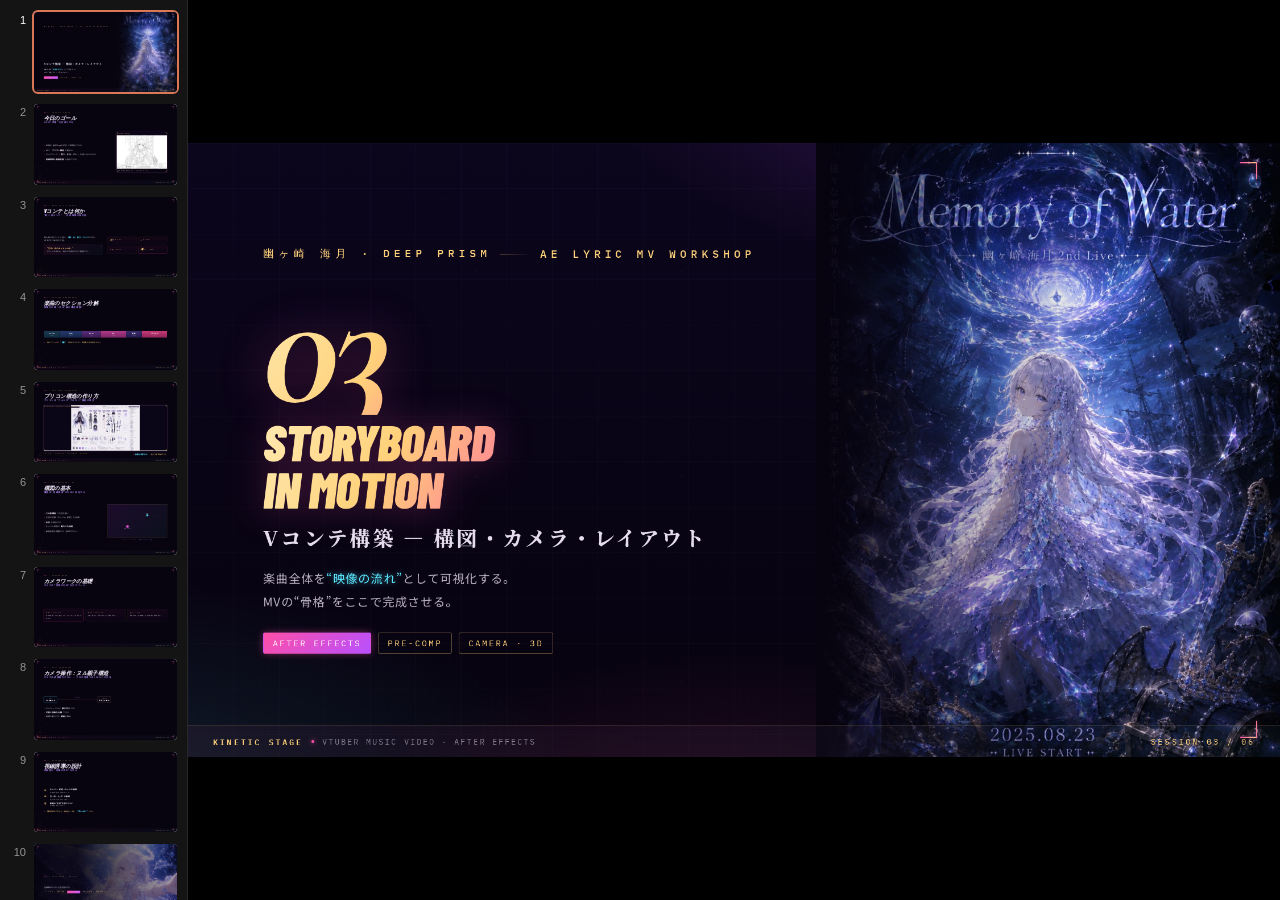
<file: 第3回 Vコンテ構築.html>
<!DOCTYPE html>
<html lang="ja">
<head>
<meta charset="UTF-8">
<meta name="viewport" content="width=device-width, initial-scale=1.0">
<title>第3回 Vコンテ構築（構図・カメラ・レイアウト） — Deep Prism MV Workshop</title>
<link rel="preconnect" href="https://fonts.googleapis.com">
<link rel="preconnect" href="https://fonts.gstatic.com" crossorigin>
<link href="https://fonts.googleapis.com/css2?family=Barlow+Condensed:ital,wght@0,500;0,700;0,900;1,700;1,900&family=IBM+Plex+Mono:wght@400;500;600&family=Noto+Sans+JP:wght@400;500;700;800&family=Noto+Serif+JP:wght@400;600;800&family=Cormorant+Garamond:ital,wght@0,600;0,700;1,600;1,700&display=swap" rel="stylesheet">
<link rel="stylesheet" href="deck.css">
<style>
  .cover-grid{position:absolute;inset:0;display:grid;grid-template-columns:1.15fr 0.85fr;z-index:2;}
  .cover-l{padding:118px 0 118px 132px;display:flex;flex-direction:column;justify-content:center;}
  .cover-r{position:relative;overflow:hidden;background:#0b0518;}
  .cover-r img{display:block;width:100%;height:100%;object-fit:cover;object-position:50% 46%;}
  .cover-r .vscrim{position:absolute;inset:0;background:linear-gradient(90deg,#07030f 0%,rgba(7,3,15,0.3) 30%,transparent 62%);}
  .cover-sess{font-family:var(--orn);font-style:italic;font-weight:700;font-size:300px;line-height:0.8;letter-spacing:-0.04em;
    color:transparent;background:var(--grad-spot);-webkit-background-clip:text;background-clip:text;filter:drop-shadow(0 0 40px rgba(255,79,168,0.3));}
  /* section track */
  .track{display:flex;width:100%;height:96px;border-radius:6px;overflow:hidden;border:1px solid rgba(255,210,122,0.25);}
  .track .seg{display:flex;flex-direction:column;align-items:center;justify-content:center;gap:6px;border-right:1px solid rgba(7,3,15,0.5);position:relative;}
  .track .seg:last-child{border-right:none;}
  .track .seg .sl{font-family:var(--jp);font-weight:700;font-size:20px;color:#fff;letter-spacing:0.05em;}
  .track .seg .se{font-family:var(--mono);font-size:11px;letter-spacing:0.18em;color:rgba(255,255,255,0.75);}
  /* rule of thirds */
  .rot{position:relative;border:1px solid rgba(255,210,122,0.3);border-radius:6px;aspect-ratio:16/9;overflow:hidden;background:linear-gradient(135deg,rgba(184,80,255,0.12),rgba(90,233,255,0.06));}
  .rot::before,.rot::after{content:'';position:absolute;background:rgba(255,210,122,0.28);}
  .rot::before{left:33.33%;right:33.33%;top:0;bottom:0;border-left:1px dashed rgba(255,210,122,0.4);border-right:1px dashed rgba(255,210,122,0.4);background:none;}
  .rot::after{top:33.33%;bottom:33.33%;left:0;right:0;border-top:1px dashed rgba(255,210,122,0.4);border-bottom:1px dashed rgba(255,210,122,0.4);background:none;}
  .rot .pt{position:absolute;width:26px;height:26px;border-radius:50%;background:var(--grad-btn);box-shadow:0 0 18px rgba(255,79,168,0.7);transform:translate(-50%,-50%);}
  .rot .pt.main{left:33.33%;top:66.66%;width:34px;height:34px;}
  .rot .pt.sub{left:66.66%;top:33.33%;background:rgba(90,233,255,0.85);box-shadow:0 0 14px rgba(90,233,255,0.6);}
  .rot .lbl{position:absolute;font-family:var(--mono);font-size:13px;letter-spacing:0.12em;color:#fff;text-shadow:0 1px 4px #000;}
  /* null diagram */
  .nulld{display:flex;align-items:center;gap:0;}
  .nbox{border:1px solid rgba(255,210,122,0.4);border-radius:5px;padding:16px 22px;font-family:var(--mono);letter-spacing:0.12em;text-align:center;background:rgba(10,5,20,0.5);}
  .nbox .nt{font-size:13px;color:var(--gold);letter-spacing:0.2em;}
  .nbox .nv{font-family:var(--jp);font-weight:700;font-size:20px;color:#fff;margin-top:4px;}
  .nbox.null{border-color:rgba(90,233,255,0.5);box-shadow:0 0 18px rgba(90,233,255,0.2);}
  .nbox.null .nt{color:var(--ice);}
  .narrow{flex:1;height:1px;background:linear-gradient(90deg,var(--gold),var(--rouge));position:relative;margin:0 10px;}
  .narrow::after{content:'◂ 親子付け';position:absolute;top:-30px;left:50%;transform:translateX(-50%);font-family:var(--mono);font-size:12px;letter-spacing:0.18em;color:var(--lavender);white-space:nowrap;}
</style>
</head>
<body>
<deck-stage width="1920" height="1080">

  <!-- 01 · COVER -->
  <section class="slide" data-label="Cover">
    <div class="cover-grid">
      <div class="cover-l">
        <div class="eyebrow anim" style="margin-bottom:30px;">幽ヶ崎 海月 · DEEP PRISM<span class="bar"></span>AE LYRIC MV WORKSHOP</div>
        <div class="cover-sess anim d1">03</div>
        <h1 class="s-title grad anim d2" style="font-size:88px;margin-top:6px;">STORYBOARD<br>IN MOTION</h1>
        <div class="s-jp serif anim d3" style="font-size:36px;margin-top:18px;letter-spacing:0.12em;">Vコンテ構築 — 構図・カメラ・レイアウト</div>
        <div class="lead anim d4" style="font-size:21px;margin-top:26px;max-width:680px;">楽曲全体を<span class="neon">“映像の流れ”</span>として可視化する。<br>MVの“骨格”をここで完成させる。</div>
        <div class="chips anim d5" style="margin-top:34px;">
          <span class="chip on">AFTER EFFECTS</span>
          <span class="chip gold">PRE-COMP</span>
          <span class="chip gold">CAMERA · 3D</span>
        </div>
      </div>
      <div class="cover-r">
        <img src="assets/poster_water.jpg" alt="Deep Prism — Memory of Water">
        <div class="vscrim"></div>
        <div class="corner tr"></div><div class="corner br"></div>
      </div>
    </div>
    <footer class="chrome">
      <div class="cl"><b>KINETIC STAGE</b><span class="dot"></span>VTUBER MUSIC VIDEO · AFTER EFFECTS</div>
      <div class="cr">SESSION 03 / 06</div>
    </footer>
  </section>

  <!-- 02 · GOALS -->
  <section class="slide" data-label="Goals">
    <div class="ghost-num">3</div>
    <div class="corner tl"></div><div class="corner tr"></div><div class="corner bl"></div><div class="corner br"></div>
    <div class="pad">
      <div class="head anim">
        <div class="eyebrow"><span class="ix">01</span><span class="bar"></span>TODAY'S GOALS</div>
        <div class="row"><div><h2 class="s-title">今日のゴール</h2><div class="s-jp" style="margin-top:8px;color:rgba(181,142,255,0.8);">MVの“骨格”を完成させる</div></div></div>
      </div>
      <div class="cols c2-wide-l" style="align-items:center;">
        <ul class="blist anim d2">
          <li>楽曲を<b>セクションごと</b>に映像化できる</li>
          <li>AEで<b>プリコン構造</b>を組める</li>
          <li>カメラワーク（<b>寄り・引き・パン</b>）を使い分けられる</li>
          <li><b class="hot">視線誘導と画面密度</b>を設計できる</li>
        </ul>
        <div class="plate anim d3 contain" style="height:540px;">
          <img src="assets/lineart.jpg" alt="レイアウト作例">
          <span class="pc tl"></span><span class="pc tr"></span><span class="pc bl"></span><span class="pc br"></span>
          <div class="tag">LAYOUT — ROUGH</div>
          <div class="cap">仮素材で画面構成を決める — まずは“流れ”をつくる</div>
        </div>
      </div>
    </div>
    <footer class="chrome">
      <div class="cl"><b>DEEP PRISM</b><span class="dot"></span>幽ヶ崎 海月 · AE LYRIC MV</div>
      <div class="cr">SESSION 03 — <span class="fc-cur"></span> / <span class="fc-tot"></span></div>
    </footer>
  </section>

  <!-- 03 · WHAT IS V-CONTE -->
  <section class="slide" data-label="What is V-conte">
    <div class="ghost-num">3</div>
    <div class="corner tl"></div><div class="corner tr"></div><div class="corner bl"></div><div class="corner br"></div>
    <div class="pad">
      <div class="head anim">
        <div class="eyebrow"><span class="ix">02</span><span class="bar"></span>WHAT IS A V-CONTE</div>
        <div class="row"><div><h2 class="s-title">Vコンテとは何か</h2><div class="s-jp" style="margin-top:8px;color:rgba(181,142,255,0.8);">“動く絵コンテ” — 完成映像の設計図</div></div></div>
      </div>
      <div class="cols c2" style="align-items:center;">
        <div class="stack anim d2">
          <div class="lead">静止画の絵コンテと違い、<span class="neon">時間・音・動き・カメラ</span>を含む。<br>MV制作では必須の工程。</div>
          <div class="quote">
            <div class="qe">“If the skeleton is weak…”</div>
            <div class="qj">Vコンテが弱いと、後半の作業がすべて破綻する。</div>
          </div>
        </div>
        <div class="grid2 anim d3" style="gap:22px;">
          <div class="card"><div class="k"><span class="n">⏱</span>時間 TIME</div></div>
          <div class="card"><div class="k"><span class="n">♪</span>音 SOUND</div></div>
          <div class="card"><div class="k"><span class="n">↗</span>動き MOTION</div></div>
          <div class="card hl"><div class="k"><span class="n">▣</span>カメラ CAMERA</div></div>
        </div>
      </div>
    </div>
    <footer class="chrome">
      <div class="cl"><b>DEEP PRISM</b><span class="dot"></span>幽ヶ崎 海月 · AE LYRIC MV</div>
      <div class="cr">SESSION 03 — <span class="fc-cur"></span> / <span class="fc-tot"></span></div>
    </footer>
  </section>

  <!-- 04 · SECTION BREAKDOWN -->
  <section class="slide" data-label="Section Breakdown">
    <div class="ghost-num">3</div>
    <div class="corner tl"></div><div class="corner tr"></div><div class="corner bl"></div><div class="corner br"></div>
    <div class="pad">
      <div class="head anim">
        <div class="eyebrow"><span class="ix">03</span><span class="bar"></span>SECTION BREAKDOWN</div>
        <div class="row"><div><h2 class="s-title">楽曲のセクション分解</h2><div class="s-jp" style="margin-top:8px;color:rgba(181,142,255,0.8);">映像化の第一歩は“曲の構造理解”</div></div></div>
      </div>
      <div style="flex:1;display:flex;flex-direction:column;justify-content:center;gap:40px;">
        <div class="track anim d2">
          <div class="seg" style="flex:1.0;background:linear-gradient(180deg,#1a3a52,#102a3e);"><div class="sl">イントロ</div><div class="se">INTRO</div></div>
          <div class="seg" style="flex:1.4;background:linear-gradient(180deg,#243a6e,#16264a);"><div class="sl">Aメロ</div><div class="se">VERSE</div></div>
          <div class="seg" style="flex:1.2;background:linear-gradient(180deg,#5a2c7a,#3a1a52);"><div class="sl">Bメロ</div><div class="se">PRE</div></div>
          <div class="seg" style="flex:1.6;background:linear-gradient(180deg,#b03a8a,#7a2462);"><div class="sl">サビ</div><div class="se">CHORUS</div></div>
          <div class="seg" style="flex:1.0;background:linear-gradient(180deg,#3a2c6e,#241a4a);"><div class="sl">間奏</div><div class="se">BRIDGE</div></div>
          <div class="seg" style="flex:1.6;background:linear-gradient(180deg,#c93a7a,#8a2456);"><div class="sl">ラストサビ</div><div class="se">LAST</div></div>
        </div>
        <div class="note anim d3">各セクションの<b>“役割”</b>を決めることが、映像化の出発点になる。</div>
      </div>
    </div>
    <footer class="chrome">
      <div class="cl"><b>DEEP PRISM</b><span class="dot"></span>幽ヶ崎 海月 · AE LYRIC MV</div>
      <div class="cr">SESSION 03 — <span class="fc-cur"></span> / <span class="fc-tot"></span></div>
    </footer>
  </section>

  <!-- 05 · PRE-COMP STRUCTURE -->
  <section class="slide" data-label="Pre-comp Structure">
    <div class="ghost-num">3</div>
    <div class="corner tl"></div><div class="corner tr"></div><div class="corner bl"></div><div class="corner br"></div>
    <div class="pad">
      <div class="head anim">
        <div class="eyebrow"><span class="ix">04</span><span class="bar"></span>PRE-COMP STRUCTURE</div>
        <div class="row"><div><h2 class="s-title">プリコン構造の作り方</h2><div class="s-jp" style="margin-top:8px;color:rgba(181,142,255,0.8);">プリコンは“フォルダ”ではなく“機能の単位”</div></div></div>
      </div>
      <div style="flex:1;display:flex;flex-direction:column;gap:22px;min-height:0;">
        <div class="plate contain anim d2" style="flex:1;min-height:0;background:#efeaf7;">
          <img src="assets/ae_layers.jpg" alt="レイヤー分けガイド">
          <span class="pc tl"></span><span class="pc tr"></span><span class="pc bl"></span><span class="pc br"></span>
          <div class="tag">LAYER GUIDE — 00_MASTER / 01_BASE / 02_HAIR …</div>
        </div>
        <div style="display:flex;align-items:center;gap:30px;justify-content:space-between;">
          <div class="chips anim d3">
            <span class="chip gold">SC_A_01</span><span class="chip gold">SC_SABI_01</span>
            <span class="chip gold">TXT_SABI_01</span><span class="chip gold">BG_MAIN</span>
          </div>
          <div class="note anim d3" style="flex-shrink:0;"><b class="hot">役割が混ざると</b>、後で必ず破綻する。</div>
        </div>
      </div>
    </div>
    <footer class="chrome">
      <div class="cl"><b>DEEP PRISM</b><span class="dot"></span>幽ヶ崎 海月 · AE LYRIC MV</div>
      <div class="cr">SESSION 03 — <span class="fc-cur"></span> / <span class="fc-tot"></span></div>
    </footer>
  </section>

  <!-- 06 · COMPOSITION -->
  <section class="slide" data-label="Composition">
    <div class="ghost-num">3</div>
    <div class="corner tl"></div><div class="corner tr"></div><div class="corner bl"></div><div class="corner br"></div>
    <div class="pad">
      <div class="head anim">
        <div class="eyebrow"><span class="ix">05</span><span class="bar"></span>COMPOSITION · MV</div>
        <div class="row"><div><h2 class="s-title">構図の基本</h2><div class="s-jp" style="margin-top:8px;color:rgba(181,142,255,0.8);">構図は“視線誘導”のために存在する</div></div></div>
      </div>
      <div class="cols c2" style="align-items:center;">
        <ul class="blist anim d2">
          <li><b>三分割構図</b>で主役を置く</li>
          <li>主役の位置（キャラ or 歌詞）を決める</li>
          <li><b>余白</b>を設計する</li>
          <li>キャラと歌詞の<b class="hot">重なりを回避</b></li>
          <li>画面密度を調整する（詰めすぎない）</li>
        </ul>
        <div class="anim d3">
          <div class="rot">
            <span class="pt main"></span>
            <span class="pt sub"></span>
            <span class="lbl" style="left:33.33%;top:66.66%;transform:translate(-50%,28px);">主役 / キャラ</span>
            <span class="lbl" style="left:66.66%;top:33.33%;transform:translate(-50%,-32px);">歌詞</span>
          </div>
          <div class="kick" style="margin-top:14px;text-align:center;">RULE OF THIRDS — 視聴者が迷わない画面</div>
        </div>
      </div>
    </div>
    <footer class="chrome">
      <div class="cl"><b>DEEP PRISM</b><span class="dot"></span>幽ヶ崎 海月 · AE LYRIC MV</div>
      <div class="cr">SESSION 03 — <span class="fc-cur"></span> / <span class="fc-tot"></span></div>
    </footer>
  </section>

  <!-- 07 · CAMERA MOVES -->
  <section class="slide" data-label="Camera Moves">
    <div class="ghost-num">3</div>
    <div class="corner tl"></div><div class="corner tr"></div><div class="corner bl"></div><div class="corner br"></div>
    <div class="pad">
      <div class="head anim">
        <div class="eyebrow"><span class="ix">06</span><span class="bar"></span>CAMERA WORK</div>
        <div class="row"><div><h2 class="s-title">カメラワークの基礎</h2><div class="s-jp" style="margin-top:8px;color:rgba(181,142,255,0.8);">カメラは“感情の方向”を示すツール</div></div></div>
      </div>
      <div class="grid3 anim d2" style="flex:1;align-content:center;gap:30px;">
        <div class="card hl"><div class="k"><span class="n">1</span>寄り — DOLLY IN</div><div class="d" style="margin-top:6px;">感情の強調・サビの盛り上がり。近づくほど、気持ちが高まる。</div></div>
        <div class="card"><div class="k"><span class="n">2</span>引き — DOLLY OUT</div><div class="d" style="margin-top:6px;">余韻・静けさ。世界の広がりと孤独を見せる。</div></div>
        <div class="card"><div class="k"><span class="n">3</span>パン — PAN</div><div class="d" style="margin-top:6px;">歌詞の流れ・視線誘導。左右の移動で物語を運ぶ。</div></div>
      </div>
    </div>
    <footer class="chrome">
      <div class="cl"><b>DEEP PRISM</b><span class="dot"></span>幽ヶ崎 海月 · AE LYRIC MV</div>
      <div class="cr">SESSION 03 — <span class="fc-cur"></span> / <span class="fc-tot"></span></div>
    </footer>
  </section>

  <!-- 08 · NULL PARENTING -->
  <section class="slide" data-label="Null Parenting">
    <div class="ghost-num">3</div>
    <div class="corner tl"></div><div class="corner tr"></div><div class="corner bl"></div><div class="corner br"></div>
    <div class="pad">
      <div class="head anim">
        <div class="eyebrow"><span class="ix">07</span><span class="bar"></span>NULL PARENTING</div>
        <div class="row"><div><h2 class="s-title">カメラ操作：ヌル親子構造</h2><div class="s-jp" style="margin-top:8px;color:rgba(181,142,255,0.8);">カメラは直接動かさない — プロの現場では100%この方法</div></div></div>
      </div>
      <div style="flex:1;display:flex;flex-direction:column;justify-content:center;gap:50px;">
        <div class="nulld anim d2" style="max-width:900px;">
          <div class="nbox null"><div class="nt">NULL</div><div class="nv">ヌルを動かす</div></div>
          <div class="narrow"></div>
          <div class="nbox"><div class="nt">CAMERA</div><div class="nv">安定した動き</div></div>
        </div>
        <ul class="blist anim d3" style="gap:16px;">
          <li>カメラ → ヌルに<b>親子付け</b>する</li>
          <li><b>位置と回転を分離</b>できる</li>
          <li>複雑な動きでも<b class="hot">破綻しない</b></li>
        </ul>
      </div>
    </div>
    <footer class="chrome">
      <div class="cl"><b>DEEP PRISM</b><span class="dot"></span>幽ヶ崎 海月 · AE LYRIC MV</div>
      <div class="cr">SESSION 03 — <span class="fc-cur"></span> / <span class="fc-tot"></span></div>
    </footer>
  </section>

  <!-- 09 · EYE FLOW -->
  <section class="slide" data-label="Eye Flow">
    <div class="ghost-num">3</div>
    <div class="corner tl"></div><div class="corner tr"></div><div class="corner bl"></div><div class="corner br"></div>
    <div class="pad">
      <div class="head anim">
        <div class="eyebrow"><span class="ix">08</span><span class="bar"></span>GUIDING THE EYE</div>
        <div class="row"><div><h2 class="s-title">視線誘導の設計</h2><div class="s-jp" style="margin-top:8px;color:rgba(181,142,255,0.8);">視聴者の“目線の流れ”を作る</div></div></div>
      </div>
      <div style="flex:1;display:flex;flex-direction:column;justify-content:center;gap:40px;">
        <div class="steps anim d2">
          <div class="st"><div class="sn">01</div><div class="sb"><div class="stt">キャラ → 歌詞 → キャラ の循環</div><div class="sd">視線が自然に巡る回遊をつくる</div></div></div>
          <div class="st"><div class="sn">02</div><div class="sb"><div class="stt">左→右、上→下 の動線</div><div class="sd">読む方向に沿わせると心地よい</div></div></div>
          <div class="st"><div class="sn">03</div><div class="sb"><div class="stt">画面の“主役”を常に1つに</div><div class="sd">情報量を増やしすぎない</div></div></div>
        </div>
        <div class="note anim d3">視線誘導ができると、画面が一気に<b class="neon">“プロっぽく”</b>なる。</div>
      </div>
    </div>
    <footer class="chrome">
      <div class="cl"><b>DEEP PRISM</b><span class="dot"></span>幽ヶ崎 海月 · AE LYRIC MV</div>
      <div class="cr">SESSION 03 — <span class="fc-cur"></span> / <span class="fc-tot"></span></div>
    </footer>
  </section>

  <!-- 10 · DEMO -->
  <section class="slide" data-label="Demo">
    <div class="divwrap">
      <div class="di"><img src="assets/deepsea.jpg" alt="" style="object-position:50% 50%;"></div>
      <div class="scrim"></div>
    </div>
    <div class="corner tl"></div><div class="corner tr"></div><div class="corner bl"></div><div class="corner br"></div>
    <div class="pad" style="justify-content:center;">
      <div class="eyebrow anim" style="margin-bottom:22px;"><span class="ix">09</span><span class="bar"></span>LIVE DEMO · 30 SEC</div>
      <h2 class="s-title grad anim d1" style="font-size:74px;margin-bottom:14px;">実演：30秒Vコンテ制作</h2>
      <div class="s-jp serif anim d2" style="font-size:24px;color:rgba(248,239,255,0.82);margin-bottom:34px;max-width:820px;">完成形のイメージを共有する</div>
      <div class="chips anim d3" style="gap:14px;">
        <span class="chip gold">プリコン作成</span>
        <span class="chip gold">仮素材で構成</span>
        <span class="chip on">カメラワーク追加</span>
        <span class="chip gold">歌詞位置の調整</span>
        <span class="chip gold">画面密度を整える</span>
      </div>
    </div>
    <footer class="chrome">
      <div class="cl"><b>DEEP PRISM</b><span class="dot"></span>幽ヶ崎 海月 · AE LYRIC MV</div>
      <div class="cr">SESSION 03 — <span class="fc-cur"></span> / <span class="fc-tot"></span></div>
    </footer>
  </section>

  <!-- 11 · WORKSHOP -->
  <section class="slide" data-label="Workshop">
    <div class="ghost-num">3</div>
    <div class="corner tl"></div><div class="corner tr"></div><div class="corner bl"></div><div class="corner br"></div>
    <div class="pad">
      <div class="head anim">
        <div class="eyebrow"><span class="ix">10</span><span class="bar"></span>WORKSHOP · 30 MIN</div>
        <div class="row"><div><h2 class="s-title">ワーク：Vコンテ制作</h2><div class="s-jp" style="margin-top:8px;color:rgba(181,142,255,0.8);">30〜45秒 — 映像の“流れ”を作る</div></div></div>
      </div>
      <div class="cols c2" style="align-items:center;">
        <div class="checks empty anim d2">
          <div class="ci"><span class="cd"></span><span>Aメロ〜サビの<b>Vコンテ</b></span></div>
          <div class="ci"><span class="cd"></span><span>プリコン構造を組む</span></div>
          <div class="ci"><span class="cd"></span><span><b class="hot">カメラワーク</b>を1つ以上</span></div>
          <div class="ci"><span class="cd"></span><span>歌詞の仮配置</span></div>
          <div class="ci"><span class="cd"></span><span>マーカーに合わせたタイミング設計</span></div>
        </div>
        <div class="card anim d3">
          <div class="k">講評ポイント — REVIEW</div>
          <ul class="blist" style="margin-top:12px;gap:13px;">
            <li style="font-size:20px;">構図の<b>安定感</b></li>
            <li style="font-size:20px;">カメラの<b>意図</b></li>
            <li style="font-size:20px;">視線誘導の自然さ</li>
            <li style="font-size:20px;">画面密度のバランス</li>
            <li style="font-size:20px;">セクションごとの<b class="hot">役割</b>が明確か</li>
          </ul>
        </div>
      </div>
    </div>
    <footer class="chrome">
      <div class="cl"><b>DEEP PRISM</b><span class="dot"></span>幽ヶ崎 海月 · AE LYRIC MV</div>
      <div class="cr">SESSION 03 — <span class="fc-cur"></span> / <span class="fc-tot"></span></div>
    </footer>
  </section>

  <!-- 12 · HOMEWORK -->
  <section class="slide" data-label="Homework">
    <div class="divwrap">
      <div class="di"><img src="assets/char_dance.jpg" alt="" style="object-position:50% 18%;"></div>
      <div class="scrim"></div>
    </div>
    <div class="corner tl"></div><div class="corner tr"></div><div class="corner bl"></div><div class="corner br"></div>
    <div class="pad" style="justify-content:center;">
      <div class="eyebrow anim" style="margin-bottom:22px;"><span class="ix">11</span><span class="bar"></span>HOMEWORK → NEXT</div>
      <h2 class="s-title grad anim d1" style="font-size:80px;margin-bottom:34px;">宿題</h2>
      <div class="checks empty anim d2" style="max-width:820px;">
        <div class="ci"><span class="cd"></span><span>楽曲全体のVコンテ（<b>最低60秒</b>）</span></div>
        <div class="ci"><span class="cd"></span><span>プリコン構造の整理（<b>命名規則を統一</b>）</span></div>
        <div class="ci"><span class="cd"></span><span>カメラワークを<b class="neon">2箇所以上</b>入れる</span></div>
      </div>
      <div class="note anim d3" style="margin-top:42px;font-size:26px;">NEXT — SESSION 04 <b>パララックスと空間演出（2.5D）</b></div>
      <a href="slides.html" class="anim d4" style="margin-top:40px;display:inline-flex;align-items:center;gap:12px;width:fit-content;font-family:var(--mono);font-size:20px;font-weight:600;letter-spacing:0.16em;text-decoration:none;color:#150927;background:var(--grad-spot);padding:16px 36px;border-radius:9px;box-shadow:0 0 26px rgba(255,79,168,0.4);">◂ スライド一覧へ戻る</a>
    </div>
    <footer class="chrome">
      <div class="cl"><b>DEEP PRISM</b><span class="dot"></span>幽ヶ崎 海月 · AE LYRIC MV</div>
      <div class="cr">SESSION 03 — <span class="fc-cur"></span> / <span class="fc-tot"></span></div>
    </footer>
  </section>

</deck-stage>
<script src="deck-stage.js"></script>
<script src="deck-init.js"></script>
</body>
</html>
</file>
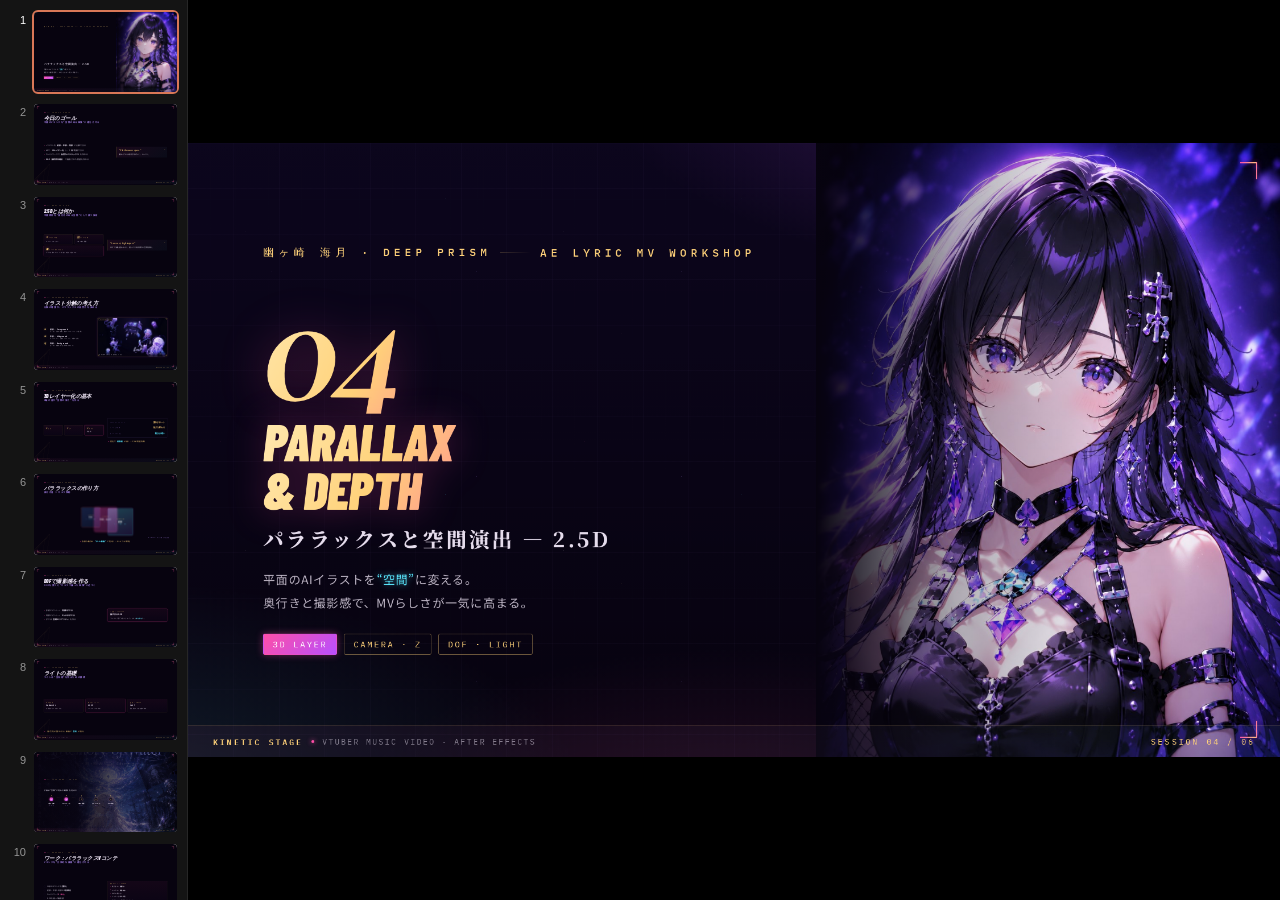
<file: 第4回 パララックスと空間演出.html>
<!DOCTYPE html>
<html lang="ja">
<head>
<meta charset="UTF-8">
<meta name="viewport" content="width=device-width, initial-scale=1.0">
<title>第4回 パララックスと空間演出（2.5D） — Deep Prism MV Workshop</title>
<link rel="preconnect" href="https://fonts.googleapis.com">
<link rel="preconnect" href="https://fonts.gstatic.com" crossorigin>
<link href="https://fonts.googleapis.com/css2?family=Barlow+Condensed:ital,wght@0,500;0,700;0,900;1,700;1,900&family=IBM+Plex+Mono:wght@400;500;600&family=Noto+Sans+JP:wght@400;500;700;800&family=Noto+Serif+JP:wght@400;600;800&family=Cormorant+Garamond:ital,wght@0,600;0,700;1,600;1,700&display=swap" rel="stylesheet">
<link rel="stylesheet" href="deck.css">
<style>
  .cover-grid{position:absolute;inset:0;display:grid;grid-template-columns:1.15fr 0.85fr;z-index:2;}
  .cover-l{padding:118px 0 118px 132px;display:flex;flex-direction:column;justify-content:center;}
  .cover-r{position:relative;overflow:hidden;background:#05030d;}
  .cover-r img{width:100%;height:100%;object-fit:cover;object-position:50% 22%;}
  .cover-r .vscrim{position:absolute;inset:0;background:linear-gradient(90deg,#07030f 0%,rgba(7,3,15,0.3) 30%,transparent 62%);}
  .cover-sess{font-family:var(--orn);font-style:italic;font-weight:700;font-size:300px;line-height:0.8;letter-spacing:-0.04em;
    color:transparent;background:var(--grad-spot);-webkit-background-clip:text;background-clip:text;filter:drop-shadow(0 0 40px rgba(255,79,168,0.3));}
  /* depth diagram (z-layers) */
  .depth{position:relative;height:480px;perspective:1200px;display:flex;align-items:center;justify-content:center;}
  .dlayer{position:absolute;width:300px;height:320px;border-radius:8px;border:1px solid rgba(255,210,122,0.35);
    display:flex;flex-direction:column;align-items:center;justify-content:center;gap:8px;
    box-shadow:0 0 30px rgba(184,80,255,0.2);backdrop-filter:blur(1px);}
  .dlayer .dz{font-family:var(--mono);font-size:13px;letter-spacing:0.2em;color:var(--ice);}
  .dlayer .dt{font-family:var(--jp);font-weight:700;font-size:24px;color:#fff;}
  .dlayer .de{font-family:var(--mono);font-size:12px;letter-spacing:0.22em;color:var(--gold);text-transform:uppercase;}
  .dlayer.bg{transform:translate(-200px,-30px) scale(0.82);background:linear-gradient(160deg,rgba(36,58,110,0.55),rgba(22,38,74,0.5));z-index:1;}
  .dlayer.mg{transform:translate(0,0) scale(1.0);background:linear-gradient(160deg,rgba(176,58,138,0.5),rgba(122,36,98,0.45));z-index:2;border-color:rgba(255,79,168,0.5);box-shadow:0 0 40px rgba(255,79,168,0.3);}
  .dlayer.fg{transform:translate(200px,30px) scale(1.12);background:linear-gradient(160deg,rgba(90,233,255,0.28),rgba(58,44,110,0.4));z-index:3;border-color:rgba(90,233,255,0.5);}
  .depth .cam{position:absolute;right:-30px;bottom:-10px;font-family:var(--mono);font-size:13px;letter-spacing:0.18em;color:var(--lavender);}
  .zbar{display:flex;align-items:center;gap:0;width:100%;margin-top:6px;}
  .zbar .zt{font-family:var(--mono);font-size:13px;letter-spacing:0.16em;color:var(--lavender);white-space:nowrap;}
  .zline{flex:1;height:2px;margin:0 14px;background:linear-gradient(90deg,#5AE9FF,#FF4FA8,#B58EFF);position:relative;border-radius:2px;}
  .zline span{position:absolute;top:-5px;width:12px;height:12px;border-radius:50%;transform:translateX(-50%);box-shadow:0 0 10px currentColor;}
</style>
</head>
<body>
<deck-stage width="1920" height="1080">

  <!-- 01 · COVER -->
  <section class="slide" data-label="Cover">
    <div class="cover-grid">
      <div class="cover-l">
        <div class="eyebrow anim" style="margin-bottom:30px;">幽ヶ崎 海月 · DEEP PRISM<span class="bar"></span>AE LYRIC MV WORKSHOP</div>
        <div class="cover-sess anim d1">04</div>
        <h1 class="s-title grad anim d2" style="font-size:90px;margin-top:6px;">PARALLAX<br>&amp; DEPTH</h1>
        <div class="s-jp serif anim d3" style="font-size:36px;margin-top:18px;letter-spacing:0.12em;">パララックスと空間演出 — 2.5D</div>
        <div class="lead anim d4" style="font-size:21px;margin-top:26px;max-width:680px;">平面のAIイラストを<span class="neon">“空間”</span>に変える。<br>奥行きと撮影感で、MVらしさが一気に高まる。</div>
        <div class="chips anim d5" style="margin-top:34px;">
          <span class="chip on">3D LAYER</span>
          <span class="chip gold">CAMERA · Z</span>
          <span class="chip gold">DOF · LIGHT</span>
        </div>
      </div>
      <div class="cover-r">
        <img src="assets/char_front.jpg" alt="幽ヶ崎 海月">
        <div class="vscrim"></div>
        <div class="corner tr"></div><div class="corner br"></div>
      </div>
    </div>
    <footer class="chrome">
      <div class="cl"><b>KINETIC STAGE</b><span class="dot"></span>VTUBER MUSIC VIDEO · AFTER EFFECTS</div>
      <div class="cr">SESSION 04 / 06</div>
    </footer>
  </section>

  <!-- 02 · GOALS -->
  <section class="slide" data-label="Goals">
    <div class="ghost-num">4</div>
    <div class="corner tl"></div><div class="corner tr"></div><div class="corner bl"></div><div class="corner br"></div>
    <div class="pad">
      <div class="head anim">
        <div class="eyebrow"><span class="ix">01</span><span class="bar"></span>TODAY'S GOALS</div>
        <div class="row"><div><h2 class="s-title">今日のゴール</h2><div class="s-jp" style="margin-top:8px;color:rgba(181,142,255,0.8);">平面のVコンテを“空間のある映像”に進化させる</div></div></div>
      </div>
      <div class="cols c2-wide-l" style="align-items:center;">
        <ul class="blist anim d2">
          <li>イラストを<b>前景・中景・背景</b>に分解できる</li>
          <li>AEで<b>3Dレイヤー化</b>し、Z軸に配置できる</li>
          <li>カメラワークで<b>自然なパララックス</b>を作れる</li>
          <li><b class="hot">DOF（被写界深度）</b>で撮影された質感を作れる</li>
        </ul>
        <div class="quote anim d3">
          <div class="qe">“Flat becomes space.”</div>
          <div class="qj">動かすのは素材ではなく、カメラ。</div>
        </div>
      </div>
    </div>
    <footer class="chrome">
      <div class="cl"><b>DEEP PRISM</b><span class="dot"></span>幽ヶ崎 海月 · AE LYRIC MV</div>
      <div class="cr">SESSION 04 — <span class="fc-cur"></span> / <span class="fc-tot"></span></div>
    </footer>
  </section>

  <!-- 03 · WHAT IS 2.5D -->
  <section class="slide" data-label="What is 2.5D">
    <div class="ghost-num">4</div>
    <div class="corner tl"></div><div class="corner tr"></div><div class="corner bl"></div><div class="corner br"></div>
    <div class="pad">
      <div class="head anim">
        <div class="eyebrow"><span class="ix">02</span><span class="bar"></span>WHAT IS 2.5D</div>
        <div class="row"><div><h2 class="s-title">2.5Dとは何か</h2><div class="s-jp" style="margin-top:8px;color:rgba(181,142,255,0.8);">平面素材を“奥行きのある空間”として扱う技術</div></div></div>
      </div>
      <div class="cols c2" style="align-items:center;">
        <div class="grid2 anim d2" style="gap:22px;">
          <div class="card"><div class="k"><span class="n">✕</span>3Dモデル不要</div><div class="d">モデリングはしない</div></div>
          <div class="card"><div class="k"><span class="n">▤</span>レイヤー分解</div><div class="d">2DをZ軸に配置</div></div>
          <div class="card hl" style="grid-column:1/-1;"><div class="k"><span class="n">▣</span>カメラで奥行きを生む</div><div class="d">カメラを動かすことで、視差＝奥行きが生まれる</div></div>
        </div>
        <div class="stack anim d3">
          <div class="quote">
            <div class="qe">“Low cost, high impact.”</div>
            <div class="qj">MVで最も使われる、低コスト高効果の空間演出。</div>
          </div>
        </div>
      </div>
    </div>
    <footer class="chrome">
      <div class="cl"><b>DEEP PRISM</b><span class="dot"></span>幽ヶ崎 海月 · AE LYRIC MV</div>
      <div class="cr">SESSION 04 — <span class="fc-cur"></span> / <span class="fc-tot"></span></div>
    </footer>
  </section>

  <!-- 04 · DECOMPOSE -->
  <section class="slide" data-label="Decompose">
    <div class="ghost-num">4</div>
    <div class="corner tl"></div><div class="corner tr"></div><div class="corner bl"></div><div class="corner br"></div>
    <div class="pad">
      <div class="head anim">
        <div class="eyebrow"><span class="ix">03</span><span class="bar"></span>DECOMPOSE THE ILLUSTRATION</div>
        <div class="row"><div><h2 class="s-title">イラスト分解の考え方</h2><div class="s-jp" style="margin-top:8px;color:rgba(181,142,255,0.8);">分解の精度が、パララックスの自然さを決める</div></div></div>
      </div>
      <div class="cols c2-wide-r" style="align-items:center;">
        <div class="steps anim d2">
          <div class="st"><div class="sn">01</div><div class="sb"><div class="stt">前景 — Foreground</div><div class="sd">光・花・手前の装飾。動きのアクセントとして重要。</div></div></div>
          <div class="st"><div class="sn">02</div><div class="sb"><div class="stt">中景 — Midground</div><div class="sd">キャラクター・主要オブジェクト。物語の主役。</div></div></div>
          <div class="st"><div class="sn">03</div><div class="sb"><div class="stt">背景 — Background</div><div class="sd">空・街・抽象背景。空間の奥を支える。</div></div></div>
        </div>
        <div class="plate anim d3" style="height:520px;">
          <img src="assets/jelly_layers.jpg" alt="レイヤー分解の例">
          <span class="pc tl"></span><span class="pc tr"></span><span class="pc bl"></span><span class="pc br"></span>
          <div class="tag">LAYER SEPARATION</div>
          <div class="cap">境界が曖昧な部分は“雰囲気優先”で切る</div>
        </div>
      </div>
    </div>
    <footer class="chrome">
      <div class="cl"><b>DEEP PRISM</b><span class="dot"></span>幽ヶ崎 海月 · AE LYRIC MV</div>
      <div class="cr">SESSION 04 — <span class="fc-cur"></span> / <span class="fc-tot"></span></div>
    </footer>
  </section>

  <!-- 05 · 3D LAYER -->
  <section class="slide" data-label="3D Layer">
    <div class="ghost-num">4</div>
    <div class="corner tl"></div><div class="corner tr"></div><div class="corner bl"></div><div class="corner br"></div>
    <div class="pad">
      <div class="head anim">
        <div class="eyebrow"><span class="ix">04</span><span class="bar"></span>3D LAYER BASICS</div>
        <div class="row"><div><h2 class="s-title">3Dレイヤー化の基本</h2><div class="s-jp" style="margin-top:8px;color:rgba(181,142,255,0.8);">Z軸の差が“空間の深さ”を作る</div></div></div>
      </div>
      <div class="cols c2" style="align-items:center;">
        <div class="grid3 anim d2" style="gap:22px;">
          <div class="card"><div class="k"><span class="n">X</span>左右</div></div>
          <div class="card"><div class="k"><span class="n">Y</span>上下</div></div>
          <div class="card hl"><div class="k"><span class="n">Z</span>奥行き</div><div class="d" style="margin-top:4px;">最重要</div></div>
        </div>
        <div class="stack anim d3">
          <div class="readout">
            <div class="rr"><span class="rk">3Dレイヤーにチェック</span><span class="rv" style="font-size:22px;">空間化スタート</span></div>
            <div class="rr"><span class="rk">カメラとの距離</span><span class="rv" style="font-size:22px;">見え方が変わる</span></div>
            <div class="rr"><span class="rk">遠いレイヤーほど</span><span class="rv live" style="font-size:24px;">動きが遅い</span></div>
          </div>
          <div class="note">遠近で<b class="neon">速度差</b>が出る — それが視差効果。</div>
        </div>
      </div>
    </div>
    <footer class="chrome">
      <div class="cl"><b>DEEP PRISM</b><span class="dot"></span>幽ヶ崎 海月 · AE LYRIC MV</div>
      <div class="cr">SESSION 04 — <span class="fc-cur"></span> / <span class="fc-tot"></span></div>
    </footer>
  </section>

  <!-- 06 · PARALLAX Z -->
  <section class="slide" data-label="Parallax Z">
    <div class="ghost-num">4</div>
    <div class="corner tl"></div><div class="corner tr"></div><div class="corner bl"></div><div class="corner br"></div>
    <div class="pad">
      <div class="head anim">
        <div class="eyebrow"><span class="ix">05</span><span class="bar"></span>BUILDING PARALLAX</div>
        <div class="row"><div><h2 class="s-title">パララックスの作り方</h2><div class="s-jp" style="margin-top:8px;color:rgba(181,142,255,0.8);">奥行き差 × カメラ移動</div></div></div>
      </div>
      <div style="flex:1;display:flex;flex-direction:column;justify-content:center;gap:36px;">
        <div class="depth anim d2">
          <div class="dlayer bg"><div class="de">Background</div><div class="dt">背景</div><div class="dz">Z = +500〜+1500</div></div>
          <div class="dlayer mg"><div class="de">Midground</div><div class="dt">中景・キャラ</div><div class="dz">Z = 0</div></div>
          <div class="dlayer fg"><div class="de">Foreground</div><div class="dt">前景</div><div class="dz">Z = -200〜-400</div></div>
          <div class="cam">▣ CAMERA — ゆっくり動かすほど自然</div>
        </div>
        <div class="note anim d3" style="justify-content:center;">急激な動きは<b class="hot">“ゲーム画面”</b>に見える — ゆっくりが鉄則。</div>
      </div>
    </div>
    <footer class="chrome">
      <div class="cl"><b>DEEP PRISM</b><span class="dot"></span>幽ヶ崎 海月 · AE LYRIC MV</div>
      <div class="cr">SESSION 04 — <span class="fc-cur"></span> / <span class="fc-tot"></span></div>
    </footer>
  </section>

  <!-- 07 · DOF -->
  <section class="slide" data-label="DOF">
    <div class="ghost-num">4</div>
    <div class="corner tl"></div><div class="corner tr"></div><div class="corner bl"></div><div class="corner br"></div>
    <div class="pad">
      <div class="head anim">
        <div class="eyebrow"><span class="ix">06</span><span class="bar"></span>DEPTH OF FIELD</div>
        <div class="row"><div><h2 class="s-title">DOFで撮影感を作る</h2><div class="s-jp" style="margin-top:8px;color:rgba(181,142,255,0.8);">DOFを使うと“カメラで撮った映像”に近づく</div></div></div>
      </div>
      <div class="cols c2" style="align-items:center;">
        <ul class="blist anim d2">
          <li>手前にピント → <b>背景がボケる</b></li>
          <li>背景にピント → <b>キャラがボケる</b></li>
          <li>ボケは<b class="hot">空間のリアリティ</b>を作る</li>
        </ul>
        <div class="card hl anim d3">
          <div class="k">⚠ 注意 — CAUTION</div>
          <div class="t" style="font-size:26px;margin-top:4px;">強すぎるDOF</div>
          <div class="d" style="font-size:20px;">“ミニチュア感”が出てしまう。ボケは<b style="color:var(--ice);">ほどほど</b>に。</div>
        </div>
      </div>
    </div>
    <footer class="chrome">
      <div class="cl"><b>DEEP PRISM</b><span class="dot"></span>幽ヶ崎 海月 · AE LYRIC MV</div>
      <div class="cr">SESSION 04 — <span class="fc-cur"></span> / <span class="fc-tot"></span></div>
    </footer>
  </section>

  <!-- 08 · LIGHT -->
  <section class="slide" data-label="Light">
    <div class="ghost-num">4</div>
    <div class="corner tl"></div><div class="corner tr"></div><div class="corner bl"></div><div class="corner br"></div>
    <div class="pad">
      <div class="head anim">
        <div class="eyebrow"><span class="ix">07</span><span class="bar"></span>LIGHTING · OPTIONAL</div>
        <div class="row"><div><h2 class="s-title">ライトの基礎</h2><div class="s-jp" style="margin-top:8px;color:rgba(181,142,255,0.8);">ライトは“空気感”を作るための要素</div></div></div>
      </div>
      <div class="grid3 anim d2" style="flex:1;align-content:center;gap:30px;">
        <div class="card"><div class="k"><span class="n">1</span>平行光源</div><div class="t" style="font-size:24px;">PARALLEL</div><div class="d">太陽光のような均一な光</div></div>
        <div class="card hl"><div class="k"><span class="n">2</span>スポットライト</div><div class="t" style="font-size:24px;">SPOT</div><div class="d">ドラマチックな演出</div></div>
        <div class="card"><div class="k"><span class="n">3</span>影 — SHADOW</div><div class="t" style="font-size:24px;">CAST</div><div class="d">影を落とすと存在感が増す</div></div>
      </div>
      <div class="note anim d3" style="margin-top:6px;">光の方向が生まれると、画面に<b class="neon">空気</b>が宿る。</div>
    </div>
    <footer class="chrome">
      <div class="cl"><b>DEEP PRISM</b><span class="dot"></span>幽ヶ崎 海月 · AE LYRIC MV</div>
      <div class="cr">SESSION 04 — <span class="fc-cur"></span> / <span class="fc-tot"></span></div>
    </footer>
  </section>

  <!-- 09 · DEMO -->
  <section class="slide" data-label="Demo">
    <div class="divwrap">
      <div class="di"><img src="assets/poster_water.jpg" alt="" style="object-position:50% 26%;"></div>
      <div class="scrim"></div>
    </div>
    <div class="corner tl"></div><div class="corner tr"></div><div class="corner bl"></div><div class="corner br"></div>
    <div class="pad" style="justify-content:center;">
      <div class="eyebrow anim" style="margin-bottom:22px;"><span class="ix">08</span><span class="bar"></span>LIVE DEMO · 30 SEC</div>
      <h2 class="s-title grad anim d1" style="font-size:70px;margin-bottom:14px;">実演：空間化Vコンテ</h2>
      <div class="s-jp serif anim d2" style="font-size:24px;color:rgba(248,239,255,0.82);margin-bottom:34px;">平面が“空間”に変わる瞬間を見せる</div>
      <div class="flow anim d3" style="max-width:1000px;">
        <div class="fn on"><div class="fnum">1</div><div class="fdot">▤</div><div class="ft">3層に分解</div><div class="fe">FG·MG·BG</div></div>
        <div class="fn on"><div class="fnum">2</div><div class="fdot">▣</div><div class="ft">3Dレイヤー化</div><div class="fe">3D ON</div></div>
        <div class="fn"><div class="fnum">3</div><div class="fdot">↕</div><div class="ft">Z軸に配置</div><div class="fe">DEPTH</div></div>
        <div class="fn"><div class="fnum">4</div><div class="fdot">◎</div><div class="ft">カメラ＋ヌル</div><div class="fe">MOVE</div></div>
        <div class="fn"><div class="fnum">5</div><div class="fdot">❋</div><div class="ft">DOF追加</div><div class="fe">FOCUS</div></div>
      </div>
    </div>
    <footer class="chrome">
      <div class="cl"><b>DEEP PRISM</b><span class="dot"></span>幽ヶ崎 海月 · AE LYRIC MV</div>
      <div class="cr">SESSION 04 — <span class="fc-cur"></span> / <span class="fc-tot"></span></div>
    </footer>
  </section>

  <!-- 10 · WORKSHOP -->
  <section class="slide" data-label="Workshop">
    <div class="ghost-num">4</div>
    <div class="corner tl"></div><div class="corner tr"></div><div class="corner bl"></div><div class="corner br"></div>
    <div class="pad">
      <div class="head anim">
        <div class="eyebrow"><span class="ix">09</span><span class="bar"></span>WORKSHOP · 30 MIN</div>
        <div class="row"><div><h2 class="s-title">ワーク：パララックスVコンテ</h2><div class="s-jp" style="margin-top:8px;color:rgba(181,142,255,0.8);">Vコンテを“立体的な画面”に進化させる</div></div></div>
      </div>
      <div class="cols c2" style="align-items:center;">
        <div class="checks empty anim d2">
          <div class="ci"><span class="cd"></span><span>30秒のVコンテを<b>空間化</b></span></div>
          <div class="ci"><span class="cd"></span><span>前景・中景・背景の<b>3層構造</b></span></div>
          <div class="ci"><span class="cd"></span><span>カメラワーク<b class="hot">1つ以上</b></span></div>
          <div class="ci"><span class="cd"></span><span>DOFを使った撮影感</span></div>
        </div>
        <div class="card anim d3">
          <div class="k">講評ポイント — REVIEW</div>
          <ul class="blist" style="margin-top:12px;gap:13px;">
            <li style="font-size:20px;">奥行きの<b>自然さ</b></li>
            <li style="font-size:20px;">カメラの<b>滑らかさ</b></li>
            <li style="font-size:20px;">DOFの使い方</li>
            <li style="font-size:20px;">レイヤー分解の精度</li>
            <li style="font-size:20px;">空間として<b class="hot">破綻していないか</b></li>
          </ul>
        </div>
      </div>
    </div>
    <footer class="chrome">
      <div class="cl"><b>DEEP PRISM</b><span class="dot"></span>幽ヶ崎 海月 · AE LYRIC MV</div>
      <div class="cr">SESSION 04 — <span class="fc-cur"></span> / <span class="fc-tot"></span></div>
    </footer>
  </section>

  <!-- 11 · HOMEWORK -->
  <section class="slide" data-label="Homework">
    <div class="divwrap">
      <div class="di"><img src="assets/deepsea.jpg" alt="" style="object-position:50% 40%;"></div>
      <div class="scrim"></div>
    </div>
    <div class="corner tl"></div><div class="corner tr"></div><div class="corner bl"></div><div class="corner br"></div>
    <div class="pad" style="justify-content:center;">
      <div class="eyebrow anim" style="margin-bottom:22px;"><span class="ix">10</span><span class="bar"></span>HOMEWORK → NEXT</div>
      <h2 class="s-title grad anim d1" style="font-size:80px;margin-bottom:34px;">宿題</h2>
      <div class="checks empty anim d2" style="max-width:820px;">
        <div class="ci"><span class="cd"></span><span>全曲の<b>パララックス入りVコンテ</b></span></div>
        <div class="ci"><span class="cd"></span><span>カメラワークを<b class="neon">2箇所以上</b></span></div>
        <div class="ci"><span class="cd"></span><span>DOFを使った撮影演出<b>1つ以上</b></span></div>
      </div>
      <div class="note anim d3" style="margin-top:42px;font-size:26px;">NEXT — SESSION 05 <b>コンポジット撮影効果（MVらしさの付与）</b></div>
      <a href="slides.html" class="anim d4" style="margin-top:40px;display:inline-flex;align-items:center;gap:12px;width:fit-content;font-family:var(--mono);font-size:20px;font-weight:600;letter-spacing:0.16em;text-decoration:none;color:#150927;background:var(--grad-spot);padding:16px 36px;border-radius:9px;box-shadow:0 0 26px rgba(255,79,168,0.4);">◂ スライド一覧へ戻る</a>
    </div>
    <footer class="chrome">
      <div class="cl"><b>DEEP PRISM</b><span class="dot"></span>幽ヶ崎 海月 · AE LYRIC MV</div>
      <div class="cr">SESSION 04 — <span class="fc-cur"></span> / <span class="fc-tot"></span></div>
    </footer>
  </section>

</deck-stage>
<script src="deck-stage.js"></script>
<script src="deck-init.js"></script>
</body>
</html>
</file>
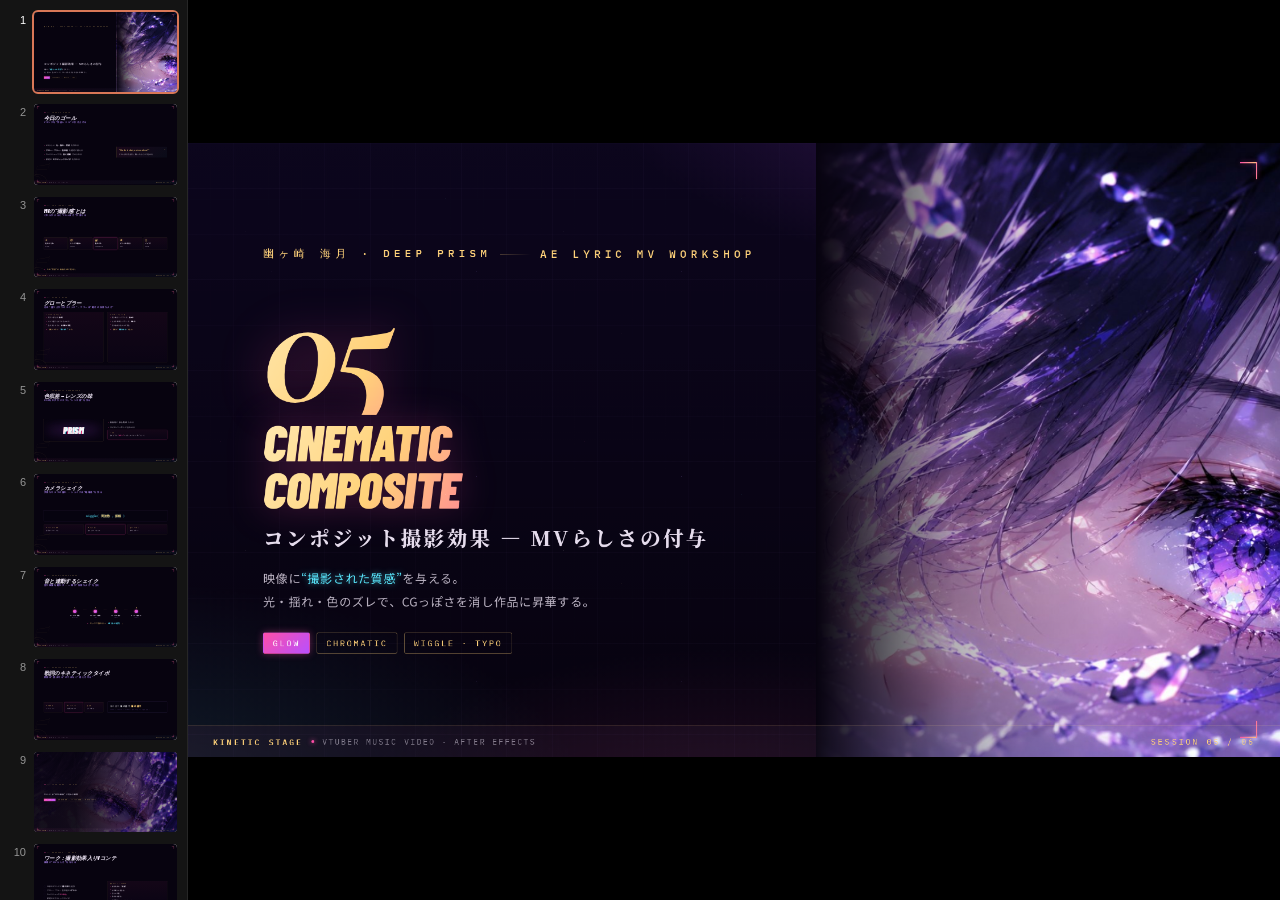
<file: 第5回 コンポジット撮影効果.html>
<!DOCTYPE html>
<html lang="ja">
<head>
<meta charset="UTF-8">
<meta name="viewport" content="width=device-width, initial-scale=1.0">
<title>第5回 コンポジット撮影効果 — Deep Prism MV Workshop</title>
<link rel="preconnect" href="https://fonts.googleapis.com">
<link rel="preconnect" href="https://fonts.gstatic.com" crossorigin>
<link href="https://fonts.googleapis.com/css2?family=Barlow+Condensed:ital,wght@0,500;0,700;0,900;1,700;1,900&family=IBM+Plex+Mono:wght@400;500;600&family=Noto+Sans+JP:wght@400;500;700;800&family=Noto+Serif+JP:wght@400;600;800&family=Cormorant+Garamond:ital,wght@0,600;0,700;1,600;1,700&display=swap" rel="stylesheet">
<link rel="stylesheet" href="deck.css">
<style>
  .cover-grid{position:absolute;inset:0;display:grid;grid-template-columns:1.15fr 0.85fr;z-index:2;}
  .cover-l{padding:118px 0 118px 132px;display:flex;flex-direction:column;justify-content:center;}
  .cover-r{position:relative;overflow:hidden;background:#05030d;}
  .cover-r img{width:100%;height:100%;object-fit:cover;object-position:50% 42%;}
  .cover-r .vscrim{position:absolute;inset:0;background:linear-gradient(90deg,#07030f 0%,rgba(7,3,15,0.3) 30%,transparent 62%);}
  .cover-sess{font-family:var(--orn);font-style:italic;font-weight:700;font-size:300px;line-height:0.8;letter-spacing:-0.04em;
    color:transparent;background:var(--grad-spot);-webkit-background-clip:text;background-clip:text;filter:drop-shadow(0 0 40px rgba(255,79,168,0.3));}
  /* chromatic aberration title sample */
  .castage{position:relative;height:300px;border:1px solid rgba(255,210,122,0.25);border-radius:6px;overflow:hidden;
    background:radial-gradient(ellipse at center,rgba(184,80,255,0.16),rgba(7,3,15,0.9));display:flex;align-items:center;justify-content:center;}
  .ca-word{position:relative;font-family:var(--disp);font-style:italic;font-weight:900;font-size:120px;letter-spacing:0.02em;}
  .ca-word .l{position:absolute;inset:0;display:flex;align-items:center;justify-content:center;}
  .ca-word .l.r{color:#FF2D6F;transform:translateX(-5px);mix-blend-mode:screen;}
  .ca-word .l.b{color:#5AE9FF;transform:translateX(5px);mix-blend-mode:screen;}
  .ca-word .l.w{color:#fff;}
  .ca-vig{position:absolute;inset:0;box-shadow:inset 0 0 120px 30px rgba(7,3,15,0.85);pointer-events:none;}
  /* wiggle formula */
  .wig{font-family:var(--mono);font-size:38px;letter-spacing:0.04em;color:var(--ice);text-shadow:0 0 16px rgba(90,233,255,0.5);text-align:center;}
  .wig b{color:var(--gold);font-weight:600;}
  /* kinetic typo sample row */
  .ktrow{display:flex;gap:14px;align-items:center;flex-wrap:wrap;}
  .ktrow .kt{font-family:var(--jp);font-weight:800;font-size:30px;color:#fff;}
  .ktrow .kt.f1{opacity:0.35;}
  .ktrow .kt.f2{opacity:0.7;letter-spacing:0.1em;}
  .ktrow .kt.f3{opacity:1;letter-spacing:0.24em;color:var(--gold);text-shadow:0 0 18px rgba(255,210,122,0.5);}
</style>
</head>
<body>
<deck-stage width="1920" height="1080">

  <!-- 01 · COVER -->
  <section class="slide" data-label="Cover">
    <div class="cover-grid">
      <div class="cover-l">
        <div class="eyebrow anim" style="margin-bottom:30px;">幽ヶ崎 海月 · DEEP PRISM<span class="bar"></span>AE LYRIC MV WORKSHOP</div>
        <div class="cover-sess anim d1">05</div>
        <h1 class="s-title grad anim d2" style="font-size:88px;margin-top:6px;">CINEMATIC<br>COMPOSITE</h1>
        <div class="s-jp serif anim d3" style="font-size:36px;margin-top:18px;letter-spacing:0.12em;">コンポジット撮影効果 — MVらしさの付与</div>
        <div class="lead anim d4" style="font-size:21px;margin-top:26px;max-width:680px;">映像に<span class="neon">“撮影された質感”</span>を与える。<br>光・揺れ・色のズレで、CGっぽさを消し作品に昇華する。</div>
        <div class="chips anim d5" style="margin-top:34px;">
          <span class="chip on">GLOW</span>
          <span class="chip gold">CHROMATIC</span>
          <span class="chip gold">WIGGLE · TYPO</span>
        </div>
      </div>
      <div class="cover-r">
        <img src="assets/eyes_closeup.jpg" alt="Deep Prism close up">
        <div class="vscrim"></div>
        <div class="corner tr"></div><div class="corner br"></div>
      </div>
    </div>
    <footer class="chrome">
      <div class="cl"><b>KINETIC STAGE</b><span class="dot"></span>VTUBER MUSIC VIDEO · AFTER EFFECTS</div>
      <div class="cr">SESSION 05 / 06</div>
    </footer>
  </section>

  <!-- 02 · GOALS -->
  <section class="slide" data-label="Goals">
    <div class="ghost-num">5</div>
    <div class="corner tl"></div><div class="corner tr"></div><div class="corner bl"></div><div class="corner br"></div>
    <div class="pad">
      <div class="head anim">
        <div class="eyebrow"><span class="ix">01</span><span class="bar"></span>TODAY'S GOALS</div>
        <div class="row"><div><h2 class="s-title">今日のゴール</h2><div class="s-jp" style="margin-top:8px;color:rgba(181,142,255,0.8);">Vコンテを“作品レベル”に引き上げる</div></div></div>
      </div>
      <div class="cols c2-wide-l" style="align-items:center;">
        <ul class="blist anim d2">
          <li>MVらしい<b>光・揺れ・質感</b>を作れる</li>
          <li><b>グロー・ブラー・色収差</b>を適切に使える</li>
          <li>カメラシェイクを<b>音と連動</b>させられる</li>
          <li>歌詞の<b class="hot">キネティックタイポ</b>を作れる</li>
        </ul>
        <div class="quote anim d3">
          <div class="qe">“Make it shot, not rendered.”</div>
          <div class="qj">CGっぽさを消し、撮ったように見せる。</div>
        </div>
      </div>
    </div>
    <footer class="chrome">
      <div class="cl"><b>DEEP PRISM</b><span class="dot"></span>幽ヶ崎 海月 · AE LYRIC MV</div>
      <div class="cr">SESSION 05 — <span class="fc-cur"></span> / <span class="fc-tot"></span></div>
    </footer>
  </section>

  <!-- 03 · WHAT IS CINEMATIC -->
  <section class="slide" data-label="The Look">
    <div class="ghost-num">5</div>
    <div class="corner tl"></div><div class="corner tr"></div><div class="corner bl"></div><div class="corner br"></div>
    <div class="pad">
      <div class="head anim">
        <div class="eyebrow"><span class="ix">02</span><span class="bar"></span>THE "SHOT" LOOK</div>
        <div class="row"><div><h2 class="s-title">MVの“撮影感”とは</h2><div class="s-jp" style="margin-top:8px;color:rgba(181,142,255,0.8);">これらが入ると“CGっぽさ”が消える</div></div></div>
      </div>
      <div class="grid3 anim d2" style="grid-template-columns:repeat(5,1fr);flex:1;align-content:center;gap:18px;">
        <div class="card" style="padding:24px 20px;"><div class="k"><span class="n">✦</span></div><div class="t" style="font-size:22px;">光のにじみ</div><div class="d">GLOW</div></div>
        <div class="card" style="padding:24px 20px;"><div class="k"><span class="n">◎</span></div><div class="t" style="font-size:22px;">レンズの揺れ</div><div class="d">SHAKE</div></div>
        <div class="card hl" style="padding:24px 20px;"><div class="k"><span class="n">⬓</span></div><div class="t" style="font-size:22px;">色のズレ</div><div class="d">CHROMATIC</div></div>
        <div class="card" style="padding:24px 20px;"><div class="k"><span class="n">❋</span></div><div class="t" style="font-size:22px;">ピントの浅さ</div><div class="d">DOF</div></div>
        <div class="card" style="padding:24px 20px;"><div class="k"><span class="n">▒</span></div><div class="t" style="font-size:22px;">ノイズ</div><div class="d">GRAIN</div></div>
      </div>
      <div class="note anim d3" style="margin-top:6px;">5つの“質感”が、画面をMVに変える。</div>
    </div>
    <footer class="chrome">
      <div class="cl"><b>DEEP PRISM</b><span class="dot"></span>幽ヶ崎 海月 · AE LYRIC MV</div>
      <div class="cr">SESSION 05 — <span class="fc-cur"></span> / <span class="fc-tot"></span></div>
    </footer>
  </section>

  <!-- 04 · GLOW & BLUR -->
  <section class="slide" data-label="Glow & Blur">
    <div class="ghost-num">5</div>
    <div class="corner tl"></div><div class="corner tr"></div><div class="corner bl"></div><div class="corner br"></div>
    <div class="pad">
      <div class="head anim">
        <div class="eyebrow"><span class="ix">03</span><span class="bar"></span>GLOW &amp; BLUR</div>
        <div class="row"><div><h2 class="s-title">グローとブラー</h2><div class="s-jp" style="margin-top:8px;color:rgba(181,142,255,0.8);">光は“盛り上がりのスイッチ”、ブラーは“動きの気持ちよさ”</div></div></div>
      </div>
      <div class="cols c2" style="align-items:stretch;">
        <div class="card anim d2">
          <div class="k">✦ GLOW — 光のにじみ</div>
          <ul class="blist" style="margin-top:14px;gap:14px;">
            <li style="font-size:21px;">明るい部分を<b>強調</b></li>
            <li style="font-size:21px;">サビの盛り上がりに合わせる</li>
            <li style="font-size:21px;">色を統一すると<b>世界観が安定</b></li>
          </ul>
          <div class="note" style="margin-top:18px;font-size:20px;">過剰にすると<b class="hot">“安っぽく”</b>なる。</div>
        </div>
        <div class="card anim d3">
          <div class="k">◐ BLUR — スピード感</div>
          <ul class="blist" style="margin-top:14px;gap:14px;">
            <li style="font-size:21px;">速い動き → ブラーを<b>強める</b></li>
            <li style="font-size:21px;">止まる瞬間 → ブラーを<b>弱める</b></li>
            <li style="font-size:21px;">音の強弱に合わせて変化</li>
          </ul>
          <div class="note" style="margin-top:18px;font-size:20px;">強弱が<b class="neon">気持ちよさ</b>を生む。</div>
        </div>
      </div>
    </div>
    <footer class="chrome">
      <div class="cl"><b>DEEP PRISM</b><span class="dot"></span>幽ヶ崎 海月 · AE LYRIC MV</div>
      <div class="cr">SESSION 05 — <span class="fc-cur"></span> / <span class="fc-tot"></span></div>
    </footer>
  </section>

  <!-- 05 · CHROMATIC -->
  <section class="slide" data-label="Chromatic">
    <div class="ghost-num">5</div>
    <div class="corner tl"></div><div class="corner tr"></div><div class="corner bl"></div><div class="corner br"></div>
    <div class="pad">
      <div class="head anim">
        <div class="eyebrow"><span class="ix">04</span><span class="bar"></span>CHROMATIC ABERRATION</div>
        <div class="row"><div><h2 class="s-title">色収差 — レンズの味</h2><div class="s-jp" style="margin-top:8px;color:rgba(181,142,255,0.8);">RGBをわずかにズラし“レンズ感”を作る</div></div></div>
      </div>
      <div class="cols c2" style="align-items:center;">
        <div class="castage anim d2">
          <div class="ca-word">
            <span class="l r">PRISM</span><span class="l b">PRISM</span><span class="l w">PRISM</span>
          </div>
          <div class="ca-vig"></div>
        </div>
        <div class="stack anim d3" style="gap:18px;">
          <ul class="blist">
            <li>画面端に<b>少しだけ</b>入れる</li>
            <li>サビのインパクトに合わせる</li>
          </ul>
          <div class="card hl"><div class="k">⚠ 注意</div><div class="d" style="font-size:20px;">強すぎると<b style="color:var(--rouge);">“ホラー”</b>になる。あくまで“味”として。</div></div>
        </div>
      </div>
    </div>
    <footer class="chrome">
      <div class="cl"><b>DEEP PRISM</b><span class="dot"></span>幽ヶ崎 海月 · AE LYRIC MV</div>
      <div class="cr">SESSION 05 — <span class="fc-cur"></span> / <span class="fc-tot"></span></div>
    </footer>
  </section>

  <!-- 06 · WIGGLE -->
  <section class="slide" data-label="Wiggle">
    <div class="ghost-num">5</div>
    <div class="corner tl"></div><div class="corner tr"></div><div class="corner bl"></div><div class="corner br"></div>
    <div class="pad">
      <div class="head anim">
        <div class="eyebrow"><span class="ix">05</span><span class="bar"></span>CAMERA SHAKE · WIGGLE</div>
        <div class="row"><div><h2 class="s-title">カメラシェイク</h2><div class="s-jp" style="margin-top:8px;color:rgba(181,142,255,0.8);">手持ちカメラの揺れ — シェイクは“臨場感”を作る</div></div></div>
      </div>
      <div style="flex:1;display:flex;flex-direction:column;justify-content:center;gap:40px;">
        <div class="readout anim d2" style="align-items:center;padding:44px;">
          <div class="wig">wiggle( <b>周波数</b> , <b>振幅</b> )</div>
        </div>
        <div class="grid3 anim d3" style="gap:26px;">
          <div class="card"><div class="k"><span class="n">1</span>スライダーで制御</div><div class="d">強弱をパラメータ化</div></div>
          <div class="card hl"><div class="k"><span class="n">2</span>サビで強く</div><div class="d">盛り上がりに迫力を</div></div>
          <div class="card"><div class="k"><span class="n">3</span>Aメロで弱く</div><div class="d">静けさを保つ</div></div>
        </div>
      </div>
    </div>
    <footer class="chrome">
      <div class="cl"><b>DEEP PRISM</b><span class="dot"></span>幽ヶ崎 海月 · AE LYRIC MV</div>
      <div class="cr">SESSION 05 — <span class="fc-cur"></span> / <span class="fc-tot"></span></div>
    </footer>
  </section>

  <!-- 07 · AUDIO-LINKED SHAKE -->
  <section class="slide" data-label="Audio Shake">
    <div class="ghost-num">5</div>
    <div class="corner tl"></div><div class="corner tr"></div><div class="corner bl"></div><div class="corner br"></div>
    <div class="pad">
      <div class="head anim">
        <div class="eyebrow"><span class="ix">06</span><span class="bar"></span>AUDIO-LINKED SHAKE</div>
        <div class="row"><div><h2 class="s-title">音と連動するシェイク</h2><div class="s-jp" style="margin-top:8px;color:rgba(181,142,255,0.8);">音が映像を動かす — 一致が“気持ちよさ”を生む</div></div></div>
      </div>
      <div style="flex:1;display:flex;flex-direction:column;justify-content:center;gap:46px;">
        <div class="flow anim d2" style="max-width:1100px;margin:0 auto;">
          <div class="fn on"><div class="fnum">1</div><div class="fdot">♪</div><div class="ft">オーディオ振幅</div><div class="fe">AMPLITUDE</div></div>
          <div class="fn on"><div class="fnum">2</div><div class="fdot">⊟</div><div class="ft">スライダーに接続</div><div class="fe">LINK</div></div>
          <div class="fn on"><div class="fnum">3</div><div class="fdot">◎</div><div class="ft">シェイクの強さ</div><div class="fe">SHAKE</div></div>
          <div class="fn on"><div class="fnum">4</div><div class="fdot">✦</div><div class="ft">キックで揺れる</div><div class="fe">IMPACT</div></div>
        </div>
        <div class="note anim d3" style="justify-content:center;font-size:25px;">キックで揺れる → <b class="neon">MVらしい迫力</b>。</div>
      </div>
    </div>
    <footer class="chrome">
      <div class="cl"><b>DEEP PRISM</b><span class="dot"></span>幽ヶ崎 海月 · AE LYRIC MV</div>
      <div class="cr">SESSION 05 — <span class="fc-cur"></span> / <span class="fc-tot"></span></div>
    </footer>
  </section>

  <!-- 08 · KINETIC TYPO -->
  <section class="slide" data-label="Kinetic Typo">
    <div class="ghost-num">5</div>
    <div class="corner tl"></div><div class="corner tr"></div><div class="corner bl"></div><div class="corner br"></div>
    <div class="pad">
      <div class="head anim">
        <div class="eyebrow"><span class="ix">07</span><span class="bar"></span>KINETIC TYPOGRAPHY</div>
        <div class="row"><div><h2 class="s-title">歌詞のキネティックタイポ</h2><div class="s-jp" style="margin-top:8px;color:rgba(181,142,255,0.8);">歌詞は“読ませる”のではなく“感じさせる”</div></div></div>
      </div>
      <div class="cols c2" style="align-items:center;">
        <div class="grid3 anim d2" style="gap:22px;">
          <div class="card"><div class="k"><span class="n">1</span>不透明度</div><div class="d">フェードイン</div></div>
          <div class="card hl"><div class="k"><span class="n">2</span>トラッキング</div><div class="d">文字間の広がり</div></div>
          <div class="card"><div class="k"><span class="n">3</span>位置</div><div class="d">上下の動き</div></div>
        </div>
        <div class="stack anim d3" style="gap:24px;">
          <div class="readout" style="gap:18px;">
            <div class="ktrow"><span class="kt f1">海の底で</span><span class="kt f2">海の底で</span><span class="kt f3">海の底で</span></div>
            <div class="kick" style="margin-top:4px;">FADE → TRACK → ACCENT（音のアクセントに合わせる）</div>
          </div>
        </div>
      </div>
    </div>
    <footer class="chrome">
      <div class="cl"><b>DEEP PRISM</b><span class="dot"></span>幽ヶ崎 海月 · AE LYRIC MV</div>
      <div class="cr">SESSION 05 — <span class="fc-cur"></span> / <span class="fc-tot"></span></div>
    </footer>
  </section>

  <!-- 09 · DEMO -->
  <section class="slide" data-label="Demo">
    <div class="divwrap">
      <div class="di"><img src="assets/eyes_crystal.jpg" alt="" style="object-position:50% 35%;"></div>
      <div class="scrim"></div>
    </div>
    <div class="corner tl"></div><div class="corner tr"></div><div class="corner bl"></div><div class="corner br"></div>
    <div class="pad" style="justify-content:center;">
      <div class="eyebrow anim" style="margin-bottom:22px;"><span class="ix">08</span><span class="bar"></span>LIVE DEMO · 30 SEC</div>
      <h2 class="s-title grad anim d1" style="font-size:70px;margin-bottom:14px;">実演：撮影効果の追加</h2>
      <div class="s-jp serif anim d2" style="font-size:24px;color:rgba(248,239,255,0.82);margin-bottom:34px;">Vコンテが“MVの画面”に変わる瞬間</div>
      <div class="chips anim d3" style="gap:14px;">
        <span class="chip on">グローをサビに</span>
        <span class="chip gold">色収差を画面端</span>
        <span class="chip gold">シェイクを音連動</span>
        <span class="chip gold">歌詞を音に合わせ</span>
      </div>
    </div>
    <footer class="chrome">
      <div class="cl"><b>DEEP PRISM</b><span class="dot"></span>幽ヶ崎 海月 · AE LYRIC MV</div>
      <div class="cr">SESSION 05 — <span class="fc-cur"></span> / <span class="fc-tot"></span></div>
    </footer>
  </section>

  <!-- 10 · WORKSHOP -->
  <section class="slide" data-label="Workshop">
    <div class="ghost-num">5</div>
    <div class="corner tl"></div><div class="corner tr"></div><div class="corner bl"></div><div class="corner br"></div>
    <div class="pad">
      <div class="head anim">
        <div class="eyebrow"><span class="ix">09</span><span class="bar"></span>WORKSHOP · 30 MIN</div>
        <div class="row"><div><h2 class="s-title">ワーク：撮影効果入りVコンテ</h2><div class="s-jp" style="margin-top:8px;color:rgba(181,142,255,0.8);">画面に“MVらしさ”を与える</div></div></div>
      </div>
      <div class="cols c2" style="align-items:center;">
        <div class="checks empty anim d2">
          <div class="ci"><span class="cd"></span><span>30秒のVコンテに<b>撮影効果</b>を追加</span></div>
          <div class="ci"><span class="cd"></span><span>グロー・ブラー・色収差の<b>いずれか</b></span></div>
          <div class="ci"><span class="cd"></span><span>カメラシェイク<b class="hot">1つ以上</b></span></div>
          <div class="ci"><span class="cd"></span><span>歌詞のキネティックタイポ</span></div>
        </div>
        <div class="card anim d3">
          <div class="k">講評ポイント — REVIEW</div>
          <ul class="blist" style="margin-top:12px;gap:13px;">
            <li style="font-size:20px;">撮影効果の<b>“適量”</b></li>
            <li style="font-size:20px;">世界観との整合性</li>
            <li style="font-size:20px;">音との同期</li>
            <li style="font-size:20px;">歌詞の視認性</li>
            <li style="font-size:20px;"><b class="hot">過剰演出</b>になっていないか</li>
          </ul>
        </div>
      </div>
    </div>
    <footer class="chrome">
      <div class="cl"><b>DEEP PRISM</b><span class="dot"></span>幽ヶ崎 海月 · AE LYRIC MV</div>
      <div class="cr">SESSION 05 — <span class="fc-cur"></span> / <span class="fc-tot"></span></div>
    </footer>
  </section>

  <!-- 11 · HOMEWORK -->
  <section class="slide" data-label="Homework">
    <div class="divwrap">
      <div class="di"><img src="assets/stage_sing.jpg" alt="" style="object-position:50% 30%;"></div>
      <div class="scrim"></div>
    </div>
    <div class="corner tl"></div><div class="corner tr"></div><div class="corner bl"></div><div class="corner br"></div>
    <div class="pad" style="justify-content:center;">
      <div class="eyebrow anim" style="margin-bottom:22px;"><span class="ix">10</span><span class="bar"></span>HOMEWORK → NEXT</div>
      <h2 class="s-title grad anim d1" style="font-size:80px;margin-bottom:34px;">宿題</h2>
      <div class="checks empty anim d2" style="max-width:860px;">
        <div class="ci"><span class="cd"></span><span>全曲に<b>撮影効果を適用</b>したVコンテ</span></div>
        <div class="ci"><span class="cd"></span><span>カメラシェイクを<b class="neon">音と連動</b>させる</span></div>
        <div class="ci"><span class="cd"></span><span>歌詞のキネティックタイポを<b>全セクション</b>に追加</span></div>
      </div>
      <div class="note anim d3" style="margin-top:42px;font-size:26px;">NEXT — SESSION 06 <b>最終仕上げと書き出し（YouTube最適化）</b></div>
      <a href="slides.html" class="anim d4" style="margin-top:40px;display:inline-flex;align-items:center;gap:12px;width:fit-content;font-family:var(--mono);font-size:20px;font-weight:600;letter-spacing:0.16em;text-decoration:none;color:#150927;background:var(--grad-spot);padding:16px 36px;border-radius:9px;box-shadow:0 0 26px rgba(255,79,168,0.4);">◂ スライド一覧へ戻る</a>
    </div>
    <footer class="chrome">
      <div class="cl"><b>DEEP PRISM</b><span class="dot"></span>幽ヶ崎 海月 · AE LYRIC MV</div>
      <div class="cr">SESSION 05 — <span class="fc-cur"></span> / <span class="fc-tot"></span></div>
    </footer>
  </section>

</deck-stage>
<script src="deck-stage.js"></script>
<script src="deck-init.js"></script>
</body>
</html>
</file>
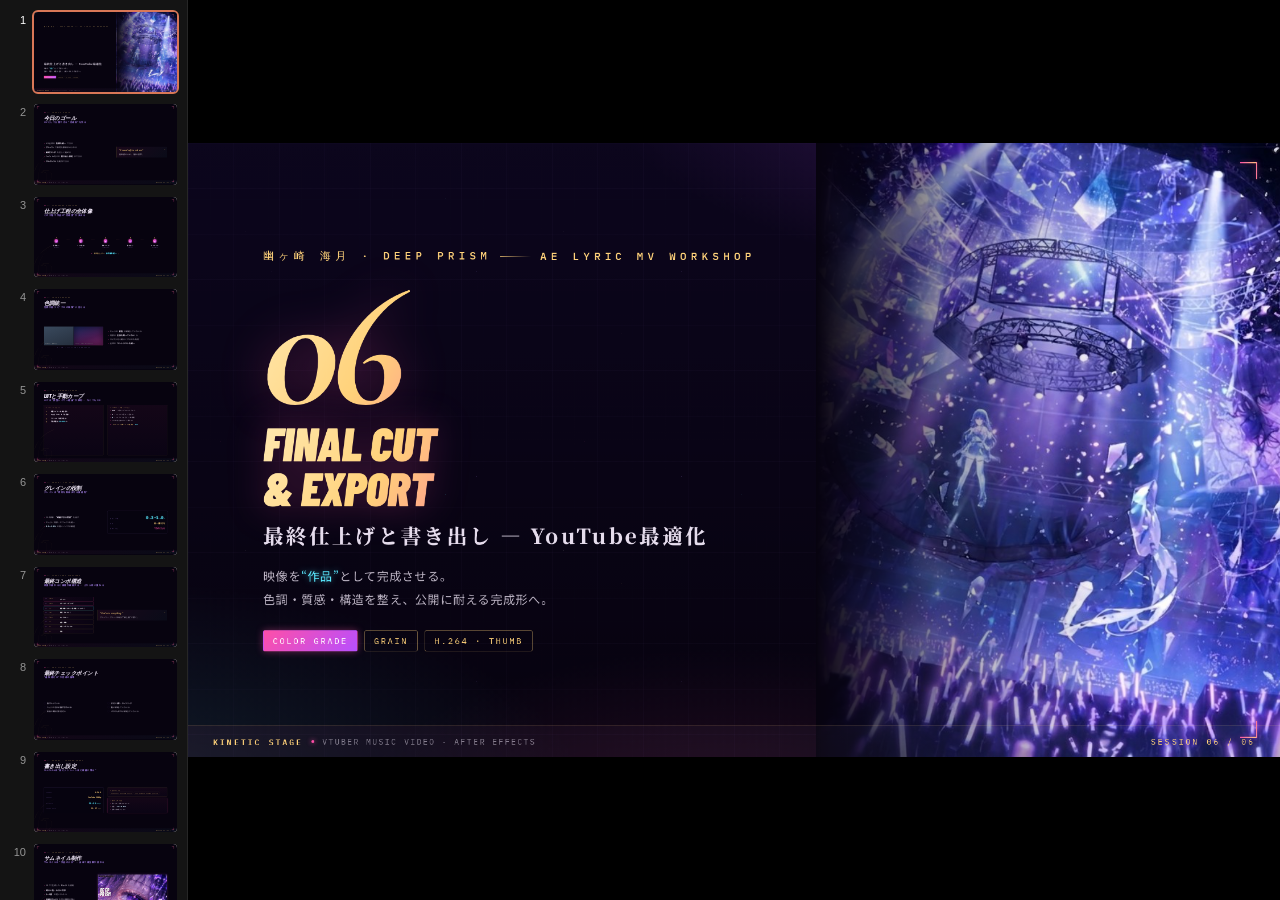
<file: 第6回 最終仕上げと書き出し.html>
<!DOCTYPE html>
<html lang="ja">
<head>
<meta charset="UTF-8">
<meta name="viewport" content="width=device-width, initial-scale=1.0">
<title>第6回 最終仕上げと書き出し — Deep Prism MV Workshop</title>
<link rel="preconnect" href="https://fonts.googleapis.com">
<link rel="preconnect" href="https://fonts.gstatic.com" crossorigin>
<link href="https://fonts.googleapis.com/css2?family=Barlow+Condensed:ital,wght@0,500;0,700;0,900;1,700;1,900&family=IBM+Plex+Mono:wght@400;500;600&family=Noto+Sans+JP:wght@400;500;700;800&family=Noto+Serif+JP:wght@400;600;800&family=Cormorant+Garamond:ital,wght@0,600;0,700;1,600;1,700&display=swap" rel="stylesheet">
<link rel="stylesheet" href="deck.css">
<style>
  .cover-grid{position:absolute;inset:0;display:grid;grid-template-columns:1.15fr 0.85fr;z-index:2;}
  .cover-l{padding:118px 0 118px 132px;display:flex;flex-direction:column;justify-content:center;}
  .cover-r{position:relative;overflow:hidden;background:#05030d;}
  .cover-r img{width:100%;height:100%;object-fit:cover;object-position:50% 42%;}
  .cover-r .vscrim{position:absolute;inset:0;background:linear-gradient(90deg,#07030f 0%,rgba(7,3,15,0.3) 30%,transparent 62%);}
  .cover-sess{font-family:var(--orn);font-style:italic;font-weight:700;font-size:300px;line-height:0.8;letter-spacing:-0.04em;
    color:transparent;background:var(--grad-spot);-webkit-background-clip:text;background-clip:text;filter:drop-shadow(0 0 40px rgba(255,79,168,0.3));}
  /* layer stack diagram */
  .lstack{display:flex;flex-direction:column;gap:7px;}
  .lstack .lrow{display:flex;align-items:center;gap:16px;padding:13px 20px;border-radius:5px;border:1px solid rgba(255,210,122,0.2);
    background:linear-gradient(90deg,rgba(255,79,168,0.05),rgba(184,80,255,0.02));}
  .lstack .lrow .ln{font-family:var(--mono);font-size:13px;letter-spacing:0.2em;color:var(--lavender);width:30px;}
  .lstack .lrow .lk{font-family:var(--mono);font-size:13px;letter-spacing:0.22em;color:var(--gold);text-transform:uppercase;width:130px;}
  .lstack .lrow .ld{font-family:var(--jp);font-weight:700;font-size:19px;color:#fff;}
  .lstack .lrow.top{border-color:rgba(90,233,255,0.4);box-shadow:0 0 16px rgba(90,233,255,0.12);}
  .lstack .lrow.grade{border-color:rgba(255,79,168,0.4);}
  /* color grade swatch */
  .grade-demo{display:flex;height:260px;border-radius:6px;overflow:hidden;border:1px solid rgba(255,210,122,0.25);}
  .grade-demo .gd{flex:1;display:flex;align-items:flex-end;padding:16px;font-family:var(--mono);font-size:13px;letter-spacing:0.16em;color:#fff;text-shadow:0 1px 3px #000;}
  .grade-demo .raw{background:linear-gradient(160deg,#3a4a5e,#26303e);}
  .grade-demo .graded{background:linear-gradient(160deg,#1a2a5e,#4a1a52 60%,#7a2462);position:relative;}
  .grade-demo .graded::after{content:'';position:absolute;inset:0;box-shadow:inset 0 0 80px 10px rgba(7,3,15,0.6);}
  /* recap grid */
  .recap{display:grid;grid-template-columns:repeat(3,1fr);gap:20px;}
  .recap .rc{position:relative;padding:22px 24px;border-radius:6px;border:1px solid rgba(255,210,122,0.18);overflow:hidden;
    background:linear-gradient(180deg,rgba(255,79,168,0.06),rgba(184,80,255,0.02));}
  .recap .rc .rn{font-family:var(--orn);font-style:italic;font-weight:700;font-size:30px;color:var(--gold);filter:drop-shadow(0 0 12px rgba(255,210,122,0.4));}
  .recap .rc .rt{font-family:var(--jp);font-weight:700;font-size:22px;color:#fff;margin-top:4px;}
  .recap .rc .re{font-family:var(--mono);font-size:12px;letter-spacing:0.2em;color:var(--lavender);text-transform:uppercase;margin-top:6px;}
</style>
</head>
<body>
<deck-stage width="1920" height="1080">

  <!-- 01 · COVER -->
  <section class="slide" data-label="Cover">
    <div class="cover-grid">
      <div class="cover-l">
        <div class="eyebrow anim" style="margin-bottom:30px;">幽ヶ崎 海月 · DEEP PRISM<span class="bar"></span>AE LYRIC MV WORKSHOP</div>
        <div class="cover-sess anim d1">06</div>
        <h1 class="s-title grad anim d2" style="font-size:84px;margin-top:6px;">FINAL CUT<br>&amp; EXPORT</h1>
        <div class="s-jp serif anim d3" style="font-size:36px;margin-top:18px;letter-spacing:0.12em;">最終仕上げと書き出し — YouTube最適化</div>
        <div class="lead anim d4" style="font-size:21px;margin-top:26px;max-width:680px;">映像を<span class="neon">“作品”</span>として完成させる。<br>色調・質感・構造を整え、公開に耐える完成形へ。</div>
        <div class="chips anim d5" style="margin-top:34px;">
          <span class="chip on">COLOR GRADE</span>
          <span class="chip gold">GRAIN</span>
          <span class="chip gold">H.264 · THUMB</span>
        </div>
      </div>
      <div class="cover-r">
        <img src="assets/stage_bg.jpg" alt="ステージ ライブ">
        <div class="vscrim"></div>
        <div class="corner tr"></div><div class="corner br"></div>
      </div>
    </div>
    <footer class="chrome">
      <div class="cl"><b>KINETIC STAGE</b><span class="dot"></span>VTUBER MUSIC VIDEO · AFTER EFFECTS</div>
      <div class="cr">SESSION 06 / 06</div>
    </footer>
  </section>

  <!-- 02 · GOALS -->
  <section class="slide" data-label="Goals">
    <div class="ghost-num">6</div>
    <div class="corner tl"></div><div class="corner tr"></div><div class="corner bl"></div><div class="corner br"></div>
    <div class="pad">
      <div class="head anim">
        <div class="eyebrow"><span class="ix">01</span><span class="bar"></span>TODAY'S GOALS</div>
        <div class="row"><div><h2 class="s-title">今日のゴール</h2><div class="s-jp" style="margin-top:8px;color:rgba(181,142,255,0.8);">MVとして公開できる“完成形”を作る</div></div></div>
      </div>
      <div class="cols c2-wide-l" style="align-items:center;">
        <ul class="blist anim d2">
          <li>MV全体の<b>色調を統一</b>できる</li>
          <li><b>グレイン</b>で素材を馴染ませられる</li>
          <li><b>最終コンポ</b>を正しく組める</li>
          <li>YouTube向けの<b>書き出し設定</b>ができる</li>
          <li><b class="hot">サムネイル</b>を制作できる</li>
        </ul>
        <div class="quote anim d3">
          <div class="qe">“From draft to release.”</div>
          <div class="qj">違和感ゼロが、完成の基準。</div>
        </div>
      </div>
    </div>
    <footer class="chrome">
      <div class="cl"><b>DEEP PRISM</b><span class="dot"></span>幽ヶ崎 海月 · AE LYRIC MV</div>
      <div class="cr">SESSION 06 — <span class="fc-cur"></span> / <span class="fc-tot"></span></div>
    </footer>
  </section>

  <!-- 03 · PIPELINE -->
  <section class="slide" data-label="Finishing Pipeline">
    <div class="ghost-num">6</div>
    <div class="corner tl"></div><div class="corner tr"></div><div class="corner bl"></div><div class="corner br"></div>
    <div class="pad">
      <div class="head anim">
        <div class="eyebrow"><span class="ix">02</span><span class="bar"></span>FINISHING PIPELINE</div>
        <div class="row"><div><h2 class="s-title">仕上げ工程の全体像</h2><div class="s-jp" style="margin-top:8px;color:rgba(181,142,255,0.8);">この工程で作品の“完成度”が決まる</div></div></div>
      </div>
      <div style="flex:1;display:flex;flex-direction:column;justify-content:center;gap:54px;">
        <div class="flow anim d2">
          <div class="fn on"><div class="fnum">1</div><div class="fdot">◑</div><div class="ft">色調統一</div><div class="fe">GRADING</div></div>
          <div class="fn on"><div class="fnum">2</div><div class="fdot">▒</div><div class="ft">ノイズ追加</div><div class="fe">GRAIN</div></div>
          <div class="fn on"><div class="fnum">3</div><div class="fdot">▣</div><div class="ft">最終コンポ</div><div class="fe">COMPOSITE</div></div>
          <div class="fn on"><div class="fnum">4</div><div class="fdot">▶</div><div class="ft">書き出し</div><div class="fe">EXPORT</div></div>
          <div class="fn on"><div class="fnum">5</div><div class="fdot">▦</div><div class="ft">サムネイル</div><div class="fe">THUMBNAIL</div></div>
        </div>
        <div class="note anim d3" style="justify-content:center;">最終仕上げ＝<b class="neon">世界観の統一</b>。</div>
      </div>
    </div>
    <footer class="chrome">
      <div class="cl"><b>DEEP PRISM</b><span class="dot"></span>幽ヶ崎 海月 · AE LYRIC MV</div>
      <div class="cr">SESSION 06 — <span class="fc-cur"></span> / <span class="fc-tot"></span></div>
    </footer>
  </section>

  <!-- 04 · COLOR GRADING -->
  <section class="slide" data-label="Color Grading">
    <div class="ghost-num">6</div>
    <div class="corner tl"></div><div class="corner tr"></div><div class="corner bl"></div><div class="corner br"></div>
    <div class="pad">
      <div class="head anim">
        <div class="eyebrow"><span class="ix">03</span><span class="bar"></span>COLOR GRADING</div>
        <div class="row"><div><h2 class="s-title">色調統一</h2><div class="s-jp" style="margin-top:8px;color:rgba(181,142,255,0.8);">色調が揃うと“プロの映像”に見える</div></div></div>
      </div>
      <div class="cols c2" style="align-items:center;">
        <div class="anim d2">
          <div class="grade-demo">
            <div class="gd raw">BEFORE — 素材のまま</div>
            <div class="gd graded">AFTER — Deep Prism グレード</div>
          </div>
          <div class="kick" style="margin-top:14px;text-align:center;">影 / 中間 / ハイライトを整え、色温度を合わせる</div>
        </div>
        <ul class="blist anim d3" style="gap:16px;">
          <li>キャラの<b>肌色</b>が破綻していないか</li>
          <li>背景が<b>主役を奪っていない</b>か</li>
          <li>サビだけ少し明るくするのも有効</li>
          <li>全体の<b class="hot">コントラストを統一</b></li>
        </ul>
      </div>
    </div>
    <footer class="chrome">
      <div class="cl"><b>DEEP PRISM</b><span class="dot"></span>幽ヶ崎 海月 · AE LYRIC MV</div>
      <div class="cr">SESSION 06 — <span class="fc-cur"></span> / <span class="fc-tot"></span></div>
    </footer>
  </section>

  <!-- 05 · LUT vs CURVES -->
  <section class="slide" data-label="LUT vs Curves">
    <div class="ghost-num">6</div>
    <div class="corner tl"></div><div class="corner tr"></div><div class="corner bl"></div><div class="corner br"></div>
    <div class="pad">
      <div class="head anim">
        <div class="eyebrow"><span class="ix">04</span><span class="bar"></span>LUT &amp; MANUAL GRADE</div>
        <div class="row"><div><h2 class="s-title">LUTと手動カーブ</h2><div class="s-jp" style="margin-top:8px;color:rgba(181,142,255,0.8);">LUTは“調整レイヤー経由”が鉄則 — なくてもOK</div></div></div>
      </div>
      <div class="cols c2" style="align-items:stretch;">
        <div class="card anim d2">
          <div class="k">◔ LUT — プリセット</div>
          <ol class="steps" style="margin-top:14px;gap:12px;">
            <li class="st"><div class="sn" style="font-size:32px;width:40px;">1</div><div class="sb"><div class="stt" style="font-size:20px;">調整レイヤーを最上部に</div></div></li>
            <li class="st"><div class="sn" style="font-size:32px;width:40px;">2</div><div class="sb"><div class="stt" style="font-size:20px;">Apply Color LUT を追加</div></div></li>
            <li class="st"><div class="sn" style="font-size:32px;width:40px;">3</div><div class="sb"><div class="stt" style="font-size:20px;">フリーLUTを読み込む</div></div></li>
            <li class="st"><div class="sn" style="font-size:32px;width:40px;">4</div><div class="sb"><div class="stt" style="font-size:20px;">不透明度を<b class="neon">30〜60%</b>に</div></div></li>
          </ol>
        </div>
        <div class="card anim d3">
          <div class="k">◵ CURVES — 手動（LUTなし）</div>
          <ul class="blist" style="margin-top:14px;gap:13px;">
            <li style="font-size:19px;"><b>RGB</b>：S字カーブでコントラスト</li>
            <li style="font-size:19px;"><b class="hot">R</b>：シャドウに足す → 温かみ</li>
            <li style="font-size:19px;"><b class="neon">B</b>：ハイライトを引く → 映画調</li>
            <li style="font-size:19px;">Levels 出力を235に → 柔らかく</li>
          </ul>
          <div class="note" style="margin-top:14px;font-size:18px;">ガンマシフト対策：リニア変換を<b>OFF</b></div>
        </div>
      </div>
    </div>
    <footer class="chrome">
      <div class="cl"><b>DEEP PRISM</b><span class="dot"></span>幽ヶ崎 海月 · AE LYRIC MV</div>
      <div class="cr">SESSION 06 — <span class="fc-cur"></span> / <span class="fc-tot"></span></div>
    </footer>
  </section>

  <!-- 06 · GRAIN -->
  <section class="slide" data-label="Grain">
    <div class="ghost-num">6</div>
    <div class="corner tl"></div><div class="corner tr"></div><div class="corner bl"></div><div class="corner br"></div>
    <div class="pad">
      <div class="head anim">
        <div class="eyebrow"><span class="ix">05</span><span class="bar"></span>GRAIN — THE GLUE</div>
        <div class="row"><div><h2 class="s-title">グレインの役割</h2><div class="s-jp" style="margin-top:8px;color:rgba(181,142,255,0.8);">グレインは“素材を馴染ませる接着剤”</div></div></div>
      </div>
      <div class="cols c2" style="align-items:center;">
        <ul class="blist anim d2">
          <li>CG特有の<b>“綺麗すぎる質感”</b>を消す</li>
          <li>キャラ・背景・エフェクトを統一</li>
          <li><b class="neon">0.3〜1.0%</b>の弱いノイズが最適</li>
        </ul>
        <div class="readout anim d3">
          <div class="rr"><span class="rk">推奨ノイズ量</span><span class="rv big live">0.3–1.0<span style="font-size:20px;">%</span></span></div>
          <div class="rr"><span class="rk">役割</span><span class="rv" style="font-size:22px;">統一感の付与</span></div>
          <div class="rr"><span class="rk">過剰にすると</span><span class="rv" style="font-size:22px;color:var(--rouge);">“汚れ”になる</span></div>
        </div>
      </div>
    </div>
    <footer class="chrome">
      <div class="cl"><b>DEEP PRISM</b><span class="dot"></span>幽ヶ崎 海月 · AE LYRIC MV</div>
      <div class="cr">SESSION 06 — <span class="fc-cur"></span> / <span class="fc-tot"></span></div>
    </footer>
  </section>

  <!-- 07 · FINAL COMP STRUCTURE -->
  <section class="slide" data-label="Final Comp">
    <div class="ghost-num">6</div>
    <div class="corner tl"></div><div class="corner tr"></div><div class="corner bl"></div><div class="corner br"></div>
    <div class="pad">
      <div class="head anim">
        <div class="eyebrow"><span class="ix">06</span><span class="bar"></span>FINAL COMP STRUCTURE</div>
        <div class="row"><div><h2 class="s-title">最終コンポ構造</h2><div class="s-jp" style="margin-top:8px;color:rgba(181,142,255,0.8);">順番が崩れると画面が破綻する — 上から順に重ねる</div></div></div>
      </div>
      <div class="cols c2-wide-r" style="align-items:center;">
        <div class="lstack anim d2">
          <div class="lrow grade"><span class="ln">08</span><span class="lk">GRAIN</span><span class="ld">グレイン</span></div>
          <div class="lrow grade"><span class="ln">07</span><span class="lk">GRADE</span><span class="ld">カラーグレーディング</span></div>
          <div class="lrow top"><span class="ln">06</span><span class="lk">FX</span><span class="ld">撮影効果（グロー・色収差・シェイク）</span></div>
          <div class="lrow"><span class="ln">05</span><span class="lk">TEXT</span><span class="ld">歌詞（テキスト）</span></div>
          <div class="lrow"><span class="ln">04</span><span class="lk">CHARA</span><span class="ld">キャラクター</span></div>
          <div class="lrow"><span class="ln">03</span><span class="lk">FG</span><span class="ld">前景・装飾</span></div>
          <div class="lrow"><span class="ln">02</span><span class="lk">MG</span><span class="ld">中景・パララックス</span></div>
          <div class="lrow"><span class="ln">01</span><span class="lk">BG</span><span class="ld">背景</span></div>
        </div>
        <div class="stack anim d3">
          <div class="quote">
            <div class="qe">“Order is everything.”</div>
            <div class="qj">グレイン・グレードは必ず“最上層”に置く。</div>
          </div>
        </div>
      </div>
    </div>
    <footer class="chrome">
      <div class="cl"><b>DEEP PRISM</b><span class="dot"></span>幽ヶ崎 海月 · AE LYRIC MV</div>
      <div class="cr">SESSION 06 — <span class="fc-cur"></span> / <span class="fc-tot"></span></div>
    </footer>
  </section>

  <!-- 08 · FINAL CHECK -->
  <section class="slide" data-label="Final Check">
    <div class="ghost-num">6</div>
    <div class="corner tl"></div><div class="corner tr"></div><div class="corner bl"></div><div class="corner br"></div>
    <div class="pad">
      <div class="head anim">
        <div class="eyebrow"><span class="ix">07</span><span class="bar"></span>PRE-FLIGHT CHECK</div>
        <div class="row"><div><h2 class="s-title">最終チェックポイント</h2><div class="s-jp" style="margin-top:8px;color:rgba(181,142,255,0.8);">“違和感ゼロ”が完成の基準</div></div></div>
      </div>
      <div class="grid2 anim d2" style="flex:1;align-content:center;grid-template-columns:1fr 1fr;gap:18px 56px;">
        <div class="checks empty"><div class="ci"><span class="cd"></span><span><b>音ズレ</b>がないか</span></div></div>
        <div class="checks empty"><div class="ci"><span class="cd"></span><span>歌詞の<b>誤字・タイミング</b></span></div></div>
        <div class="checks empty"><div class="ci"><span class="cd"></span><span>カメラの揺れが<b>強すぎないか</b></span></div></div>
        <div class="checks empty"><div class="ci"><span class="cd"></span><span><b>色</b>が破綻していないか</span></div></div>
        <div class="checks empty"><div class="ci"><span class="cd"></span><span>画面の<b>明るさ</b>が適切か</span></div></div>
        <div class="checks empty"><div class="ci"><span class="cd"></span><span><b>パララックス</b>が破綻していないか</span></div></div>
      </div>
    </div>
    <footer class="chrome">
      <div class="cl"><b>DEEP PRISM</b><span class="dot"></span>幽ヶ崎 海月 · AE LYRIC MV</div>
      <div class="cr">SESSION 06 — <span class="fc-cur"></span> / <span class="fc-tot"></span></div>
    </footer>
  </section>

  <!-- 09 · EXPORT SETTINGS -->
  <section class="slide" data-label="Export">
    <div class="ghost-num">6</div>
    <div class="corner tl"></div><div class="corner tr"></div><div class="corner bl"></div><div class="corner br"></div>
    <div class="pad">
      <div class="head anim">
        <div class="eyebrow"><span class="ix">08</span><span class="bar"></span>EXPORT · YOUTUBE 1080P</div>
        <div class="row"><div><h2 class="s-title">書き出し設定</h2><div class="s-jp" style="margin-top:8px;color:rgba(181,142,255,0.8);">YouTubeは“高ビットレートほど綺麗に残る”</div></div></div>
      </div>
      <div class="cols c2" style="align-items:center;">
        <div class="readout anim d2">
          <div class="rr"><span class="rk">Format</span><span class="rv" style="font-size:26px;">H.264</span></div>
          <div class="rr"><span class="rk">Preset</span><span class="rv" style="font-size:22px;">YouTube 1080p</span></div>
          <div class="rr"><span class="rk">Bitrate</span><span class="rv live">20–30 <span style="font-size:18px;">Mbps</span></span></div>
          <div class="rr"><span class="rk">Frame Rate</span><span class="rv" style="font-size:26px;">29.97 <span style="font-size:18px;">fps</span></span></div>
        </div>
        <div class="stack anim d3" style="gap:16px;">
          <div class="card"><div class="k">⚙ 必ずONにする</div>
            <div class="chips" style="margin-top:10px;">
              <span class="chip gold">Render at Maximum Depth</span>
              <span class="chip gold">Use Maximum Render Quality</span>
            </div>
          </div>
          <div class="card hl"><div class="k">⚠ 書き出し時の注意</div>
            <ul class="blist" style="margin-top:8px;gap:9px;">
              <li style="font-size:18px;">黒つぶれ／白飛びがないか</li>
              <li style="font-size:18px;">音量 <b class="neon">-14〜-12 LUFS</b></li>
              <li style="font-size:18px;">冒頭1秒は黒にしない</li>
            </ul>
          </div>
        </div>
      </div>
    </div>
    <footer class="chrome">
      <div class="cl"><b>DEEP PRISM</b><span class="dot"></span>幽ヶ崎 海月 · AE LYRIC MV</div>
      <div class="cr">SESSION 06 — <span class="fc-cur"></span> / <span class="fc-tot"></span></div>
    </footer>
  </section>

  <!-- 10 · THUMBNAIL -->
  <section class="slide" data-label="Thumbnail">
    <div class="ghost-num">6</div>
    <div class="corner tl"></div><div class="corner tr"></div><div class="corner bl"></div><div class="corner br"></div>
    <div class="pad">
      <div class="head anim">
        <div class="eyebrow"><span class="ix">09</span><span class="bar"></span>THUMBNAIL — THE FACE</div>
        <div class="row"><div><h2 class="s-title">サムネイル制作</h2><div class="s-jp" style="margin-top:8px;color:rgba(181,142,255,0.8);">サムネイルは“作品の入口” — 出来で再生数が変わる</div></div></div>
      </div>
      <div class="cols c2-wide-r" style="align-items:center;">
        <ul class="blist anim d2">
          <li>GPTで生成した<b>キャラ</b>を使用</li>
          <li><b>明るい色・大きい文字</b></li>
          <li><b>3〜5語</b>の短いタイトル</li>
          <li><b class="hot">目線がカメラ</b>を見る構図が強い</li>
        </ul>
        <div class="plate anim d3" style="height:480px;">
          <img src="assets/eyes_crystal.jpg" alt="サムネイル作例" style="object-position:50% 30%;">
          <span class="pc tl"></span><span class="pc tr"></span><span class="pc bl"></span><span class="pc br"></span>
          <div class="tag">THUMBNAIL — SAMPLE</div>
          <div style="position:absolute;left:34px;top:50%;transform:translateY(-50%);z-index:3;">
            <div style="font-family:var(--disp);font-style:italic;font-weight:900;font-size:64px;line-height:0.92;color:#fff;text-shadow:0 2px 16px rgba(0,0,0,0.8),0 0 30px rgba(255,79,168,0.5);">DEEP<br>PRISM</div>
          </div>
          <div class="cap">明るい色・大きな文字・カメラ目線 — クリックされる顔</div>
        </div>
      </div>
    </div>
    <footer class="chrome">
      <div class="cl"><b>DEEP PRISM</b><span class="dot"></span>幽ヶ崎 海月 · AE LYRIC MV</div>
      <div class="cr">SESSION 06 — <span class="fc-cur"></span> / <span class="fc-tot"></span></div>
    </footer>
  </section>

  <!-- 11 · WORKSHOP -->
  <section class="slide" data-label="Workshop">
    <div class="ghost-num">6</div>
    <div class="corner tl"></div><div class="corner tr"></div><div class="corner bl"></div><div class="corner br"></div>
    <div class="pad">
      <div class="head anim">
        <div class="eyebrow"><span class="ix">10</span><span class="bar"></span>WORKSHOP · 30 MIN</div>
        <div class="row"><div><h2 class="s-title">ワーク：最終仕上げ</h2><div class="s-jp" style="margin-top:8px;color:rgba(181,142,255,0.8);">MVとして公開できる状態にする</div></div></div>
      </div>
      <div class="cols c2" style="align-items:center;">
        <div class="checks empty anim d2">
          <div class="ci"><span class="cd"></span><span>全曲の<b>色調統一</b></span></div>
          <div class="ci"><span class="cd"></span><span><b>グレイン</b>追加</span></div>
          <div class="ci"><span class="cd"></span><span>最終コンポ整理</span></div>
          <div class="ci"><span class="cd"></span><span>書き出し（<b class="hot">1分以内</b>）</span></div>
          <div class="ci"><span class="cd"></span><span>サムネイル制作</span></div>
        </div>
        <div class="card anim d3">
          <div class="k">講評ポイント — REVIEW</div>
          <ul class="blist" style="margin-top:12px;gap:13px;">
            <li style="font-size:20px;">色調の<b>一貫性</b></li>
            <li style="font-size:20px;">グレインの適量</li>
            <li style="font-size:20px;">書き出しの設定</li>
            <li style="font-size:20px;">サムネの<b class="hot">クリック性</b></li>
          </ul>
        </div>
      </div>
    </div>
    <footer class="chrome">
      <div class="cl"><b>DEEP PRISM</b><span class="dot"></span>幽ヶ崎 海月 · AE LYRIC MV</div>
      <div class="cr">SESSION 06 — <span class="fc-cur"></span> / <span class="fc-tot"></span></div>
    </footer>
  </section>

  <!-- 12 · SERIES RECAP -->
  <section class="slide" data-label="Series Recap">
    <div class="ghost-num">6</div>
    <div class="corner tl"></div><div class="corner tr"></div><div class="corner bl"></div><div class="corner br"></div>
    <div class="pad">
      <div class="head anim">
        <div class="eyebrow"><span class="ix">11</span><span class="bar"></span>6 SESSIONS · WHAT YOU LEARNED</div>
        <div class="row"><div><h2 class="s-title">6回で身についたスキル</h2><div class="s-jp" style="margin-top:8px;color:rgba(181,142,255,0.8);">企画から公開まで、MV制作の全工程</div></div></div>
      </div>
      <div class="recap anim d2" style="flex:1;align-content:center;">
        <div class="rc"><div class="rn">01</div><div class="rt">AI素材生成</div><div class="re">GPT / SUNO</div></div>
        <div class="rc"><div class="rn">02</div><div class="rt">楽曲解析</div><div class="re">BPM / MARKER</div></div>
        <div class="rc"><div class="rn">03</div><div class="rt">Vコンテ制作</div><div class="re">COMPOSITION / CAMERA</div></div>
        <div class="rc"><div class="rn">04</div><div class="rt">パララックス</div><div class="re">2.5D SPACE</div></div>
        <div class="rc"><div class="rn">05</div><div class="rt">撮影効果</div><div class="re">GLOW / SHAKE</div></div>
        <div class="rc"><div class="rn">06</div><div class="rt">書き出し・サムネ</div><div class="re">EXPORT / THUMBNAIL</div></div>
      </div>
    </div>
    <footer class="chrome">
      <div class="cl"><b>DEEP PRISM</b><span class="dot"></span>幽ヶ崎 海月 · AE LYRIC MV</div>
      <div class="cr">SESSION 06 — <span class="fc-cur"></span> / <span class="fc-tot"></span></div>
    </footer>
  </section>

  <!-- 13 · OUTRO -->
  <section class="slide" data-label="Outro">
    <div class="divwrap">
      <div class="di"><img src="assets/poster_water.jpg" alt="" style="object-position:50% 20%;"></div>
      <div class="scrim" style="background:radial-gradient(ellipse 70% 70% at 50% 50%,rgba(7,3,15,0.5),rgba(7,3,15,0.92));"></div>
    </div>
    <div class="corner tl"></div><div class="corner tr"></div><div class="corner bl"></div><div class="corner br"></div>
    <div class="pad" style="justify-content:center;align-items:center;text-align:center;">
      <div class="eyebrow anim" style="margin-bottom:26px;justify-content:center;">DEEP PRISM · AE LYRIC MV WORKSHOP<span class="bar"></span>FIN</div>
      <h2 class="s-title grad anim d1" style="font-size:96px;margin-bottom:24px;">YOU CAN MAKE<br>AN MV NOW.</h2>
      <div class="s-jp serif anim d2" style="font-size:30px;color:rgba(248,239,255,0.9);max-width:1000px;line-height:1.7;">あなたはもう、<b class="neon" style="font-weight:800;">“MVを1人で作れる”</b>レベルに到達している。</div>
      <div class="kick anim d3" style="margin-top:40px;">幽ヶ崎 海月 — DEEP PRISM · LIGHT, AND THE DEEP SEA</div>
      <a href="slides.html" class="anim d4" style="margin-top:40px;display:inline-flex;align-items:center;gap:12px;width:fit-content;font-family:var(--mono);font-size:20px;font-weight:600;letter-spacing:0.16em;text-decoration:none;color:#150927;background:var(--grad-spot);padding:16px 36px;border-radius:9px;box-shadow:0 0 26px rgba(255,79,168,0.4);">◂ スライド一覧へ戻る</a>
    </div>
    <footer class="chrome">
      <div class="cl"><b>DEEP PRISM</b><span class="dot"></span>幽ヶ崎 海月 · AE LYRIC MV</div>
      <div class="cr">SESSION 06 — <span class="fc-cur"></span> / <span class="fc-tot"></span></div>
    </footer>
  </section>

</deck-stage>
<script src="deck-stage.js"></script>
<script src="deck-init.js"></script>
</body>
</html>
</file>
<file: deck.css>
/* ════════════════════════════════════════════════════════════════
   AE VTUBER MV — Lecture Deck system
   built on KINETIC STAGE design system
   Canvas 1920×1080. Import after the Google-Fonts link.
   ════════════════════════════════════════════════════════════════ */

:root{
  /* accents */
  --rouge:#FF4FA8; --rouge-deep:#C9248A;
  --ice:#5AE9FF; --gold:#FFD27A;
  --lavender:#B58EFF; --magenta:#B850FF;
  /* surfaces */
  --ink:#0a0612; --bg-0:#07030f; --bg-1:#0c061d;
  --panel:#150927; --panel-2:#100728; --cell:#0d0620;
  --white:#F8EFFF; --grey:#9d8db3;
  /* type */
  --mono:'IBM Plex Mono',monospace;
  --disp:'Barlow Condensed',sans-serif;
  --orn:'Cormorant Garamond',serif;
  --jp:'Noto Sans JP',sans-serif;
  --jp-serif:'Noto Serif JP',serif;
  /* gradients */
  --grad-spot:linear-gradient(118deg,#FFE9B0,#FFD27A 24%,#FF4FA8 60%,#B58EFF 100%);
  --grad-btn:linear-gradient(135deg,#FF4FA8,#B850FF);
  --grad-page:radial-gradient(ellipse 85% 60% at 88% -12%, rgba(184,80,255,0.28), transparent 60%),
              radial-gradient(ellipse 70% 60% at -8% 110%, rgba(90,233,255,0.13), transparent 65%),
              radial-gradient(ellipse 60% 50% at 50% 112%, rgba(255,79,168,0.12), transparent 60%),
              linear-gradient(180deg,#0c061d 0%,#07030f 100%);
}

*{margin:0;padding:0;box-sizing:border-box;}
html,body{width:100%;height:100%;background:#07030f;color:var(--white);
  font-family:var(--mono);-webkit-font-smoothing:antialiased;overflow:hidden;}
deck-stage:not(:defined){visibility:hidden;}
deck-stage{display:block;width:100%;height:100%;}

/* ── SLIDE BASE ──────────────────────────────────────────────── */
.slide{
  width:1920px;height:1080px;position:relative;overflow:hidden;
  background:var(--grad-page);background-attachment:local;
  color:var(--white);
}
/* faint stage grid + starfield, baked per slide so it scales with canvas */
.slide::before{
  content:'';position:absolute;inset:0;pointer-events:none;z-index:0;
  background-image:linear-gradient(rgba(181,142,255,0.035) 1px,transparent 1px),
                   linear-gradient(90deg,rgba(181,142,255,0.035) 1px,transparent 1px);
  background-size:80px 80px;
}
.slide::after{
  content:'';position:absolute;inset:0;pointer-events:none;z-index:9;opacity:0.8;mix-blend-mode:screen;
  background-image:
    radial-gradient(1.4px 1.4px at 18% 28%, rgba(255,255,255,0.5), transparent 50%),
    radial-gradient(1.4px 1.4px at 73% 76%, rgba(255,210,122,0.45), transparent 50%),
    radial-gradient(1.4px 1.4px at 41% 63%, rgba(181,142,255,0.45), transparent 50%),
    radial-gradient(1.4px 1.4px at 87% 19%, rgba(90,233,255,0.5), transparent 50%),
    radial-gradient(1.4px 1.4px at 9% 82%, rgba(255,79,168,0.4), transparent 50%);
  background-size:560px 560px,440px 440px,360px 360px,520px 520px,640px 640px;
}
.slide > *{position:relative;z-index:2;}

/* content pad */
.pad{position:absolute;inset:0;padding:104px 132px 96px;display:flex;flex-direction:column;}

/* ── CORNER TICKS (film gate) ────────────────────────────────── */
.corner{position:absolute;width:30px;height:30px;pointer-events:none;z-index:8;}
.corner::before,.corner::after{content:'';position:absolute;
  background:linear-gradient(90deg,var(--gold),var(--rouge));box-shadow:0 0 8px rgba(255,79,168,0.5);}
.corner::before{width:100%;height:2px;}.corner::after{width:2px;height:100%;}
.corner.tl{top:34px;left:40px;}
.corner.tr{top:34px;right:40px;transform:scaleX(-1);}
.corner.bl{bottom:34px;left:40px;transform:scaleY(-1);}
.corner.br{bottom:34px;right:40px;transform:scale(-1);}

/* ── GHOST NUMERAL ───────────────────────────────────────────── */
.ghost-num{position:absolute;bottom:-110px;left:-30px;font-family:var(--orn);
  font-style:italic;font-weight:700;font-size:660px;line-height:1;letter-spacing:-0.04em;
  color:transparent;-webkit-text-stroke:2px rgba(255,210,122,0.12);
  pointer-events:none;z-index:1;user-select:none;}

/* ── CHROME FOOTER ───────────────────────────────────────────── */
.chrome{position:absolute;left:0;right:0;bottom:0;height:56px;z-index:7;
  display:flex;align-items:center;justify-content:space-between;
  padding:0 44px;border-top:1px solid rgba(255,210,122,0.13);
  background:linear-gradient(90deg,rgba(255,79,168,0.05),rgba(90,233,255,0.035));
  font-family:var(--mono);font-size:14px;letter-spacing:0.22em;color:rgba(181,142,255,0.6);}
.chrome .cl{color:rgba(248,239,255,0.5);display:flex;align-items:center;gap:14px;}
.chrome .cl b{color:var(--gold);font-weight:600;letter-spacing:0.3em;}
.chrome .cr{color:var(--gold);letter-spacing:0.3em;}
.chrome .cr .fc-tot{color:rgba(181,142,255,0.5);}
.chrome .dot{width:5px;height:5px;border-radius:50%;background:var(--rouge);box-shadow:0 0 8px var(--rouge);}

/* ── TYPE PRESETS ────────────────────────────────────────────── */
.eyebrow{font-family:var(--mono);font-size:19px;font-weight:500;letter-spacing:0.42em;
  color:var(--gold);text-transform:uppercase;display:flex;align-items:center;gap:16px;}
.eyebrow .ix{font-family:var(--mono);font-style:normal;font-weight:600;font-size:16px;
  color:var(--rouge);letter-spacing:0.1em;text-shadow:0 0 8px rgba(255,79,168,0.5);}
.eyebrow .bar{flex:0 0 54px;height:1px;background:linear-gradient(90deg,var(--gold),transparent);}

.s-title{font-family:var(--disp);font-weight:900;font-style:italic;
  font-size:84px;line-height:0.94;letter-spacing:-0.01em;text-transform:uppercase;color:var(--white);}
.s-title.grad{color:transparent;background:var(--grad-spot);-webkit-background-clip:text;background-clip:text;
  filter:drop-shadow(0 0 32px rgba(255,79,168,0.28));}
.s-jp{font-family:var(--jp);font-weight:700;font-size:30px;letter-spacing:0.14em;color:rgba(248,239,255,0.92);}
.s-jp.serif{font-family:var(--jp-serif);font-weight:800;}

.lead{font-family:var(--jp);font-size:25px;line-height:1.95;letter-spacing:0.06em;color:rgba(248,239,255,0.74);}
.lead-en{font-family:var(--orn);font-style:italic;font-weight:700;font-size:30px;color:var(--gold);line-height:1.3;}

.label{font-family:var(--mono);font-size:14px;font-weight:500;letter-spacing:0.34em;
  color:var(--gold);text-transform:uppercase;}
.code{font-family:var(--mono);color:var(--gold);background:rgba(255,210,122,0.1);
  padding:2px 9px;border-radius:3px;font-size:0.86em;letter-spacing:0.04em;}
.neon{color:var(--ice);text-shadow:0 0 12px rgba(90,233,255,0.55);}
.hot{color:var(--rouge);}
.lav{color:var(--lavender);}

/* header block used at top of content slides */
.head{display:flex;flex-direction:column;gap:16px;margin-bottom:42px;}
.head .row{display:flex;align-items:flex-end;justify-content:space-between;gap:40px;}
.head .s-title{font-size:72px;}
.head .s-jp{margin-top:6px;}

/* ── LAYOUT HELPERS ──────────────────────────────────────────── */
.cols{display:grid;gap:56px;flex:1;min-height:0;}
.cols.c2{grid-template-columns:1fr 1fr;}
.cols.c2-wide-l{grid-template-columns:1.35fr 1fr;}
.cols.c2-wide-r{grid-template-columns:1fr 1.4fr;}
.stack{display:flex;flex-direction:column;gap:24px;justify-content:center;}
.grid2{display:grid;grid-template-columns:1fr 1fr;gap:26px;}
.grid3{display:grid;grid-template-columns:repeat(3,1fr);gap:26px;}
.grid4{display:grid;grid-template-columns:repeat(2,1fr);gap:26px;}

/* ── IMAGE PLATE (framed, gate corners) ──────────────────────── */
.plate{position:relative;border:1px solid rgba(255,210,122,0.28);border-radius:6px;
  overflow:hidden;background:#0b0518;box-shadow:0 0 40px rgba(184,80,255,0.16),inset 0 0 0 1px rgba(255,255,255,0.02);}
.plate img{display:block;width:100%;height:100%;object-fit:cover;}
.plate.contain img{object-fit:contain;background:#0b0518;}
.plate .pc{position:absolute;width:16px;height:16px;z-index:3;}
.plate .pc::before,.plate .pc::after{content:'';position:absolute;background:var(--gold);box-shadow:0 0 6px rgba(255,210,122,0.6);}
.plate .pc::before{width:100%;height:1.5px;}.plate .pc::after{width:1.5px;height:100%;}
.plate .pc.tl{top:8px;left:8px;}.plate .pc.tr{top:8px;right:8px;transform:scaleX(-1);}
.plate .pc.bl{bottom:8px;left:8px;transform:scaleY(-1);}.plate .pc.br{bottom:8px;right:8px;transform:scale(-1);}
.plate .cap{position:absolute;left:0;right:0;bottom:0;padding:30px 22px 14px;z-index:2;
  background:linear-gradient(0deg,rgba(7,3,15,0.92),transparent);
  font-family:var(--mono);font-size:14px;letter-spacing:0.2em;color:rgba(248,239,255,0.78);text-transform:uppercase;}
.plate .tag{position:absolute;top:14px;left:14px;z-index:3;font-family:var(--mono);font-size:12px;letter-spacing:0.24em;
  color:var(--gold);background:rgba(10,5,20,0.7);border:1px solid rgba(255,210,122,0.3);padding:4px 10px;border-radius:3px;text-transform:uppercase;}

/* ── CARD ────────────────────────────────────────────────────── */
.card{position:relative;background:linear-gradient(180deg,rgba(255,79,168,0.055),rgba(184,80,255,0.022));
  border:1px solid rgba(255,210,122,0.16);border-radius:6px;padding:28px 30px;overflow:hidden;}
.card .k{font-family:var(--mono);font-size:14px;letter-spacing:0.3em;color:var(--gold);text-transform:uppercase;margin-bottom:12px;display:flex;align-items:center;gap:12px;}
.card .k .n{font-family:var(--orn);font-style:italic;font-weight:700;font-size:32px;line-height:1;
  color:var(--gold);letter-spacing:0;filter:drop-shadow(0 0 12px rgba(255,210,122,0.4));}
.card .t{font-family:var(--jp);font-weight:700;font-size:24px;letter-spacing:0.06em;color:var(--white);margin-bottom:8px;}
.card .d{font-family:var(--jp);font-size:18px;line-height:1.8;letter-spacing:0.04em;color:rgba(248,239,255,0.66);}
.card.hl{border-color:rgba(255,79,168,0.4);box-shadow:0 0 26px rgba(255,79,168,0.16);}

/* ── BULLET LIST ─────────────────────────────────────────────── */
.blist{display:flex;flex-direction:column;gap:20px;}
.blist li{list-style:none;display:flex;gap:18px;align-items:baseline;
  font-family:var(--jp);font-size:25px;line-height:1.6;letter-spacing:0.05em;color:rgba(248,239,255,0.82);}
.blist li::before{content:'\25B8';color:var(--rouge);font-size:20px;flex-shrink:0;
  text-shadow:0 0 8px rgba(255,79,168,0.6);transform:translateY(-1px);}
.blist li b{color:var(--white);font-weight:700;}
.blist li .en{font-family:var(--mono);font-size:0.66em;letter-spacing:0.2em;color:var(--lavender);text-transform:uppercase;}

/* numbered steps */
.steps{display:flex;flex-direction:column;gap:18px;}
.steps .st{display:flex;gap:22px;align-items:flex-start;}
.steps .st .sn{font-family:var(--orn);font-style:italic;font-weight:700;font-size:48px;line-height:1;flex-shrink:0;width:64px;
  color:var(--gold);filter:drop-shadow(0 0 14px rgba(255,210,122,0.4));}
.steps .st .sb{padding-top:6px;}
.steps .st .sb .stt{font-family:var(--jp);font-weight:700;font-size:24px;letter-spacing:0.05em;color:var(--white);}
.steps .st .sb .sd{font-family:var(--jp);font-size:18px;line-height:1.7;color:rgba(248,239,255,0.62);margin-top:3px;}

/* ── DATA / READOUT ──────────────────────────────────────────── */
.readout{background:rgba(8,4,16,0.6);border:1px solid rgba(181,142,255,0.18);border-radius:6px;
  padding:30px 34px;display:flex;flex-direction:column;gap:2px;}
.readout .rr{display:flex;justify-content:space-between;align-items:baseline;padding:14px 0;
  border-bottom:1px solid rgba(181,142,255,0.1);}
.readout .rr:last-child{border-bottom:none;}
.readout .rk{font-family:var(--mono);font-size:17px;letter-spacing:0.14em;color:rgba(181,142,255,0.7);text-transform:uppercase;}
.readout .rv{font-family:var(--mono);font-size:30px;font-weight:600;letter-spacing:0.02em;color:var(--gold);}
.readout .rv.big{font-size:54px;}
.readout .rv.live{color:var(--ice);text-shadow:0 0 16px rgba(90,233,255,0.55);}

/* chips row */
.chips{display:flex;flex-wrap:wrap;gap:12px;}
.chip{font-family:var(--mono);font-size:15px;letter-spacing:0.2em;padding:8px 16px;border-radius:3px;
  border:1px solid rgba(181,142,255,0.28);color:rgba(181,142,255,0.85);text-transform:uppercase;}
.chip.on{background:var(--grad-btn);border-color:transparent;color:#fff;box-shadow:0 0 14px rgba(255,79,168,0.4);}
.chip.gold{border-color:rgba(255,210,122,0.4);color:var(--gold);}

/* quote / display box */
.quote{position:relative;background:linear-gradient(135deg,rgba(255,79,168,0.08),rgba(90,233,255,0.04));
  border-left:4px solid var(--gold);border-radius:0 6px 6px 0;padding:28px 34px;}
.quote::after{content:'\2726';position:absolute;top:16px;right:22px;color:rgba(255,210,122,0.55);font-size:26px;}
.quote .qe{font-family:var(--orn);font-style:italic;font-weight:700;font-size:38px;color:var(--gold);line-height:1.2;}
.quote .qj{font-family:var(--jp-serif);font-weight:600;font-size:24px;color:rgba(248,239,255,0.82);margin-top:10px;line-height:1.6;letter-spacing:0.06em;}

/* takeaway / arrow note */
.note{display:flex;align-items:center;gap:18px;font-family:var(--jp);font-size:23px;letter-spacing:0.05em;
  color:var(--gold);}
.note::before{content:'\2192';font-family:var(--mono);font-size:28px;color:var(--rouge);text-shadow:0 0 10px rgba(255,79,168,0.6);}
.note b{color:var(--ice);font-weight:700;text-shadow:0 0 12px rgba(90,233,255,0.4);}

/* checklist (homework / goals) */
.checks{display:flex;flex-direction:column;gap:16px;}
.checks .ci{display:flex;align-items:flex-start;gap:18px;font-family:var(--jp);font-size:24px;
  letter-spacing:0.04em;color:rgba(248,239,255,0.8);}
.checks .ci .cd{width:28px;height:28px;border:1.5px solid rgba(181,142,255,0.4);border-radius:4px;flex-shrink:0;margin-top:4px;
  position:relative;background:linear-gradient(135deg,var(--gold),var(--rouge));}
.checks .ci .cd::after{content:'\2713';position:absolute;inset:0;display:flex;align-items:center;justify-content:center;
  color:var(--ink);font-weight:800;font-size:18px;font-family:var(--mono);}
.checks.empty .ci .cd{background:none;}
.checks.empty .ci .cd::after{content:'';}

/* pipeline (horizontal flow) */
.flow{display:flex;align-items:stretch;gap:0;width:100%;}
.flow .fn{flex:1;position:relative;display:flex;flex-direction:column;align-items:center;gap:14px;padding:0 8px;}
.flow .fn .fnum{font-family:var(--orn);font-style:italic;font-weight:700;font-size:34px;line-height:1;
  color:var(--gold);filter:drop-shadow(0 0 10px rgba(255,210,122,0.35));}
.flow .fn .fdot{width:52px;height:52px;border-radius:50%;border:1.5px solid rgba(255,210,122,0.35);
  display:flex;align-items:center;justify-content:center;background:rgba(10,5,20,0.6);
  font-family:var(--mono);font-size:22px;color:var(--gold);box-shadow:0 0 18px rgba(184,80,255,0.2);}
.flow .fn .ft{font-family:var(--jp);font-weight:700;font-size:18px;text-align:center;color:rgba(248,239,255,0.85);letter-spacing:0.04em;white-space:nowrap;}
.flow .fn .fe{font-family:var(--mono);font-size:11px;letter-spacing:0.18em;color:var(--lavender);text-transform:uppercase;}
.flow .fn:not(:last-child)::after{content:'';position:absolute;top:48px;right:-26px;width:52px;height:1px;
  background:linear-gradient(90deg,rgba(255,210,122,0.5),rgba(255,79,168,0.3));z-index:0;}
.flow .fn.on .fdot{background:var(--grad-btn);border-color:transparent;color:#fff;box-shadow:0 0 22px rgba(255,79,168,0.5);}

/* small mono kicker line */
.kick{font-family:var(--mono);font-size:15px;letter-spacing:0.26em;color:rgba(181,142,255,0.7);text-transform:uppercase;}

/* divider/section heading helpers */
.divwrap{position:absolute;inset:0;display:flex;align-items:center;}
.divwrap .di{position:absolute;inset:0;z-index:0;}
.divwrap .di img{width:100%;height:100%;object-fit:cover;}
.divwrap .scrim{position:absolute;inset:0;z-index:1;
  background:linear-gradient(90deg,rgba(7,3,15,0.94) 30%,rgba(7,3,15,0.55) 70%,rgba(7,3,15,0.35));}

/* ── ENTRANCE ANIMATIONS ─────────────────────────────────────── */
@media (prefers-reduced-motion:no-preference){
  [data-deck-active] .anim{opacity:0;transform:translateY(26px);animation:rise .62s cubic-bezier(.2,.7,.2,1) forwards;}
  [data-deck-active] .anim.d1{animation-delay:.08s;}
  [data-deck-active] .anim.d2{animation-delay:.18s;}
  [data-deck-active] .anim.d3{animation-delay:.28s;}
  [data-deck-active] .anim.d4{animation-delay:.38s;}
  [data-deck-active] .anim.d5{animation-delay:.48s;}
  [data-deck-active] .anim.d6{animation-delay:.58s;}
  @keyframes rise{to{opacity:1;transform:none;}}
  [data-deck-active] .glow-in{animation:glowin 1s ease both;}
  @keyframes glowin{from{filter:drop-shadow(0 0 0 rgba(255,79,168,0));opacity:.2;}to{opacity:1;}}
}
</file>
